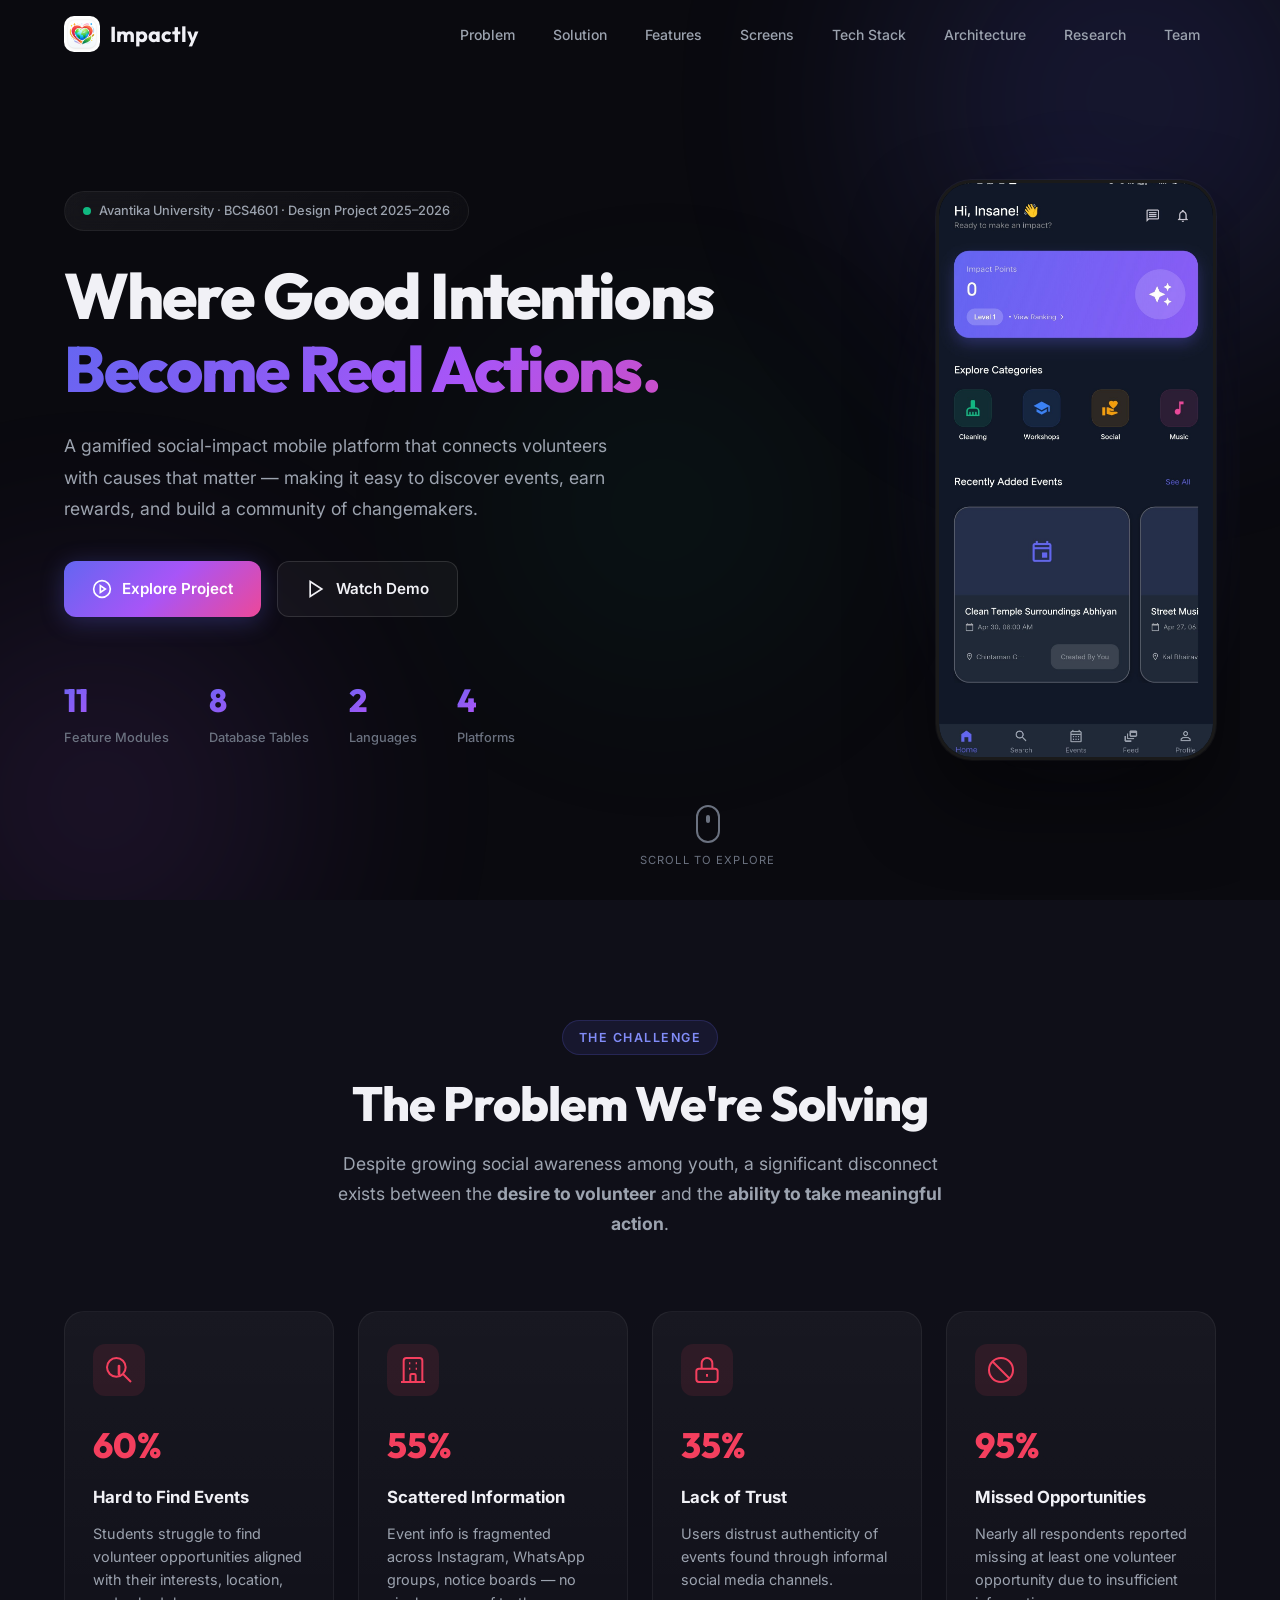
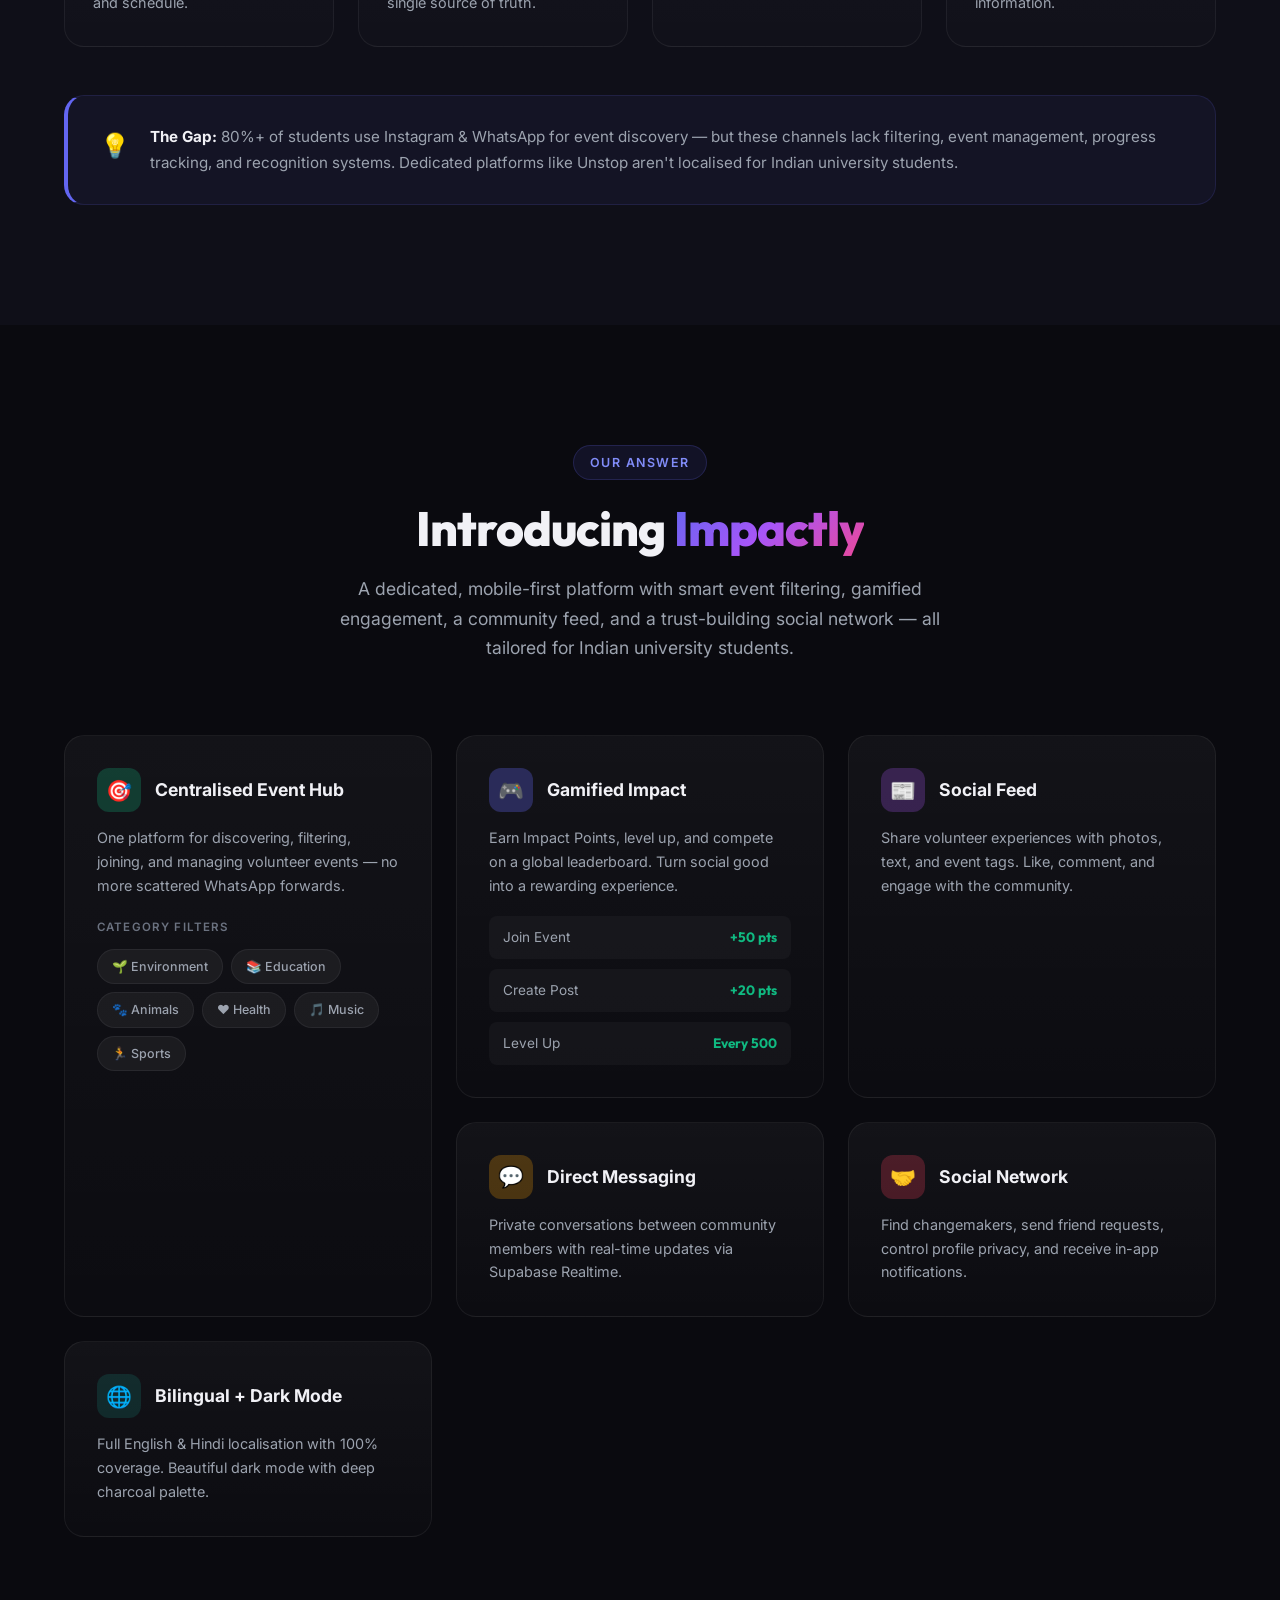
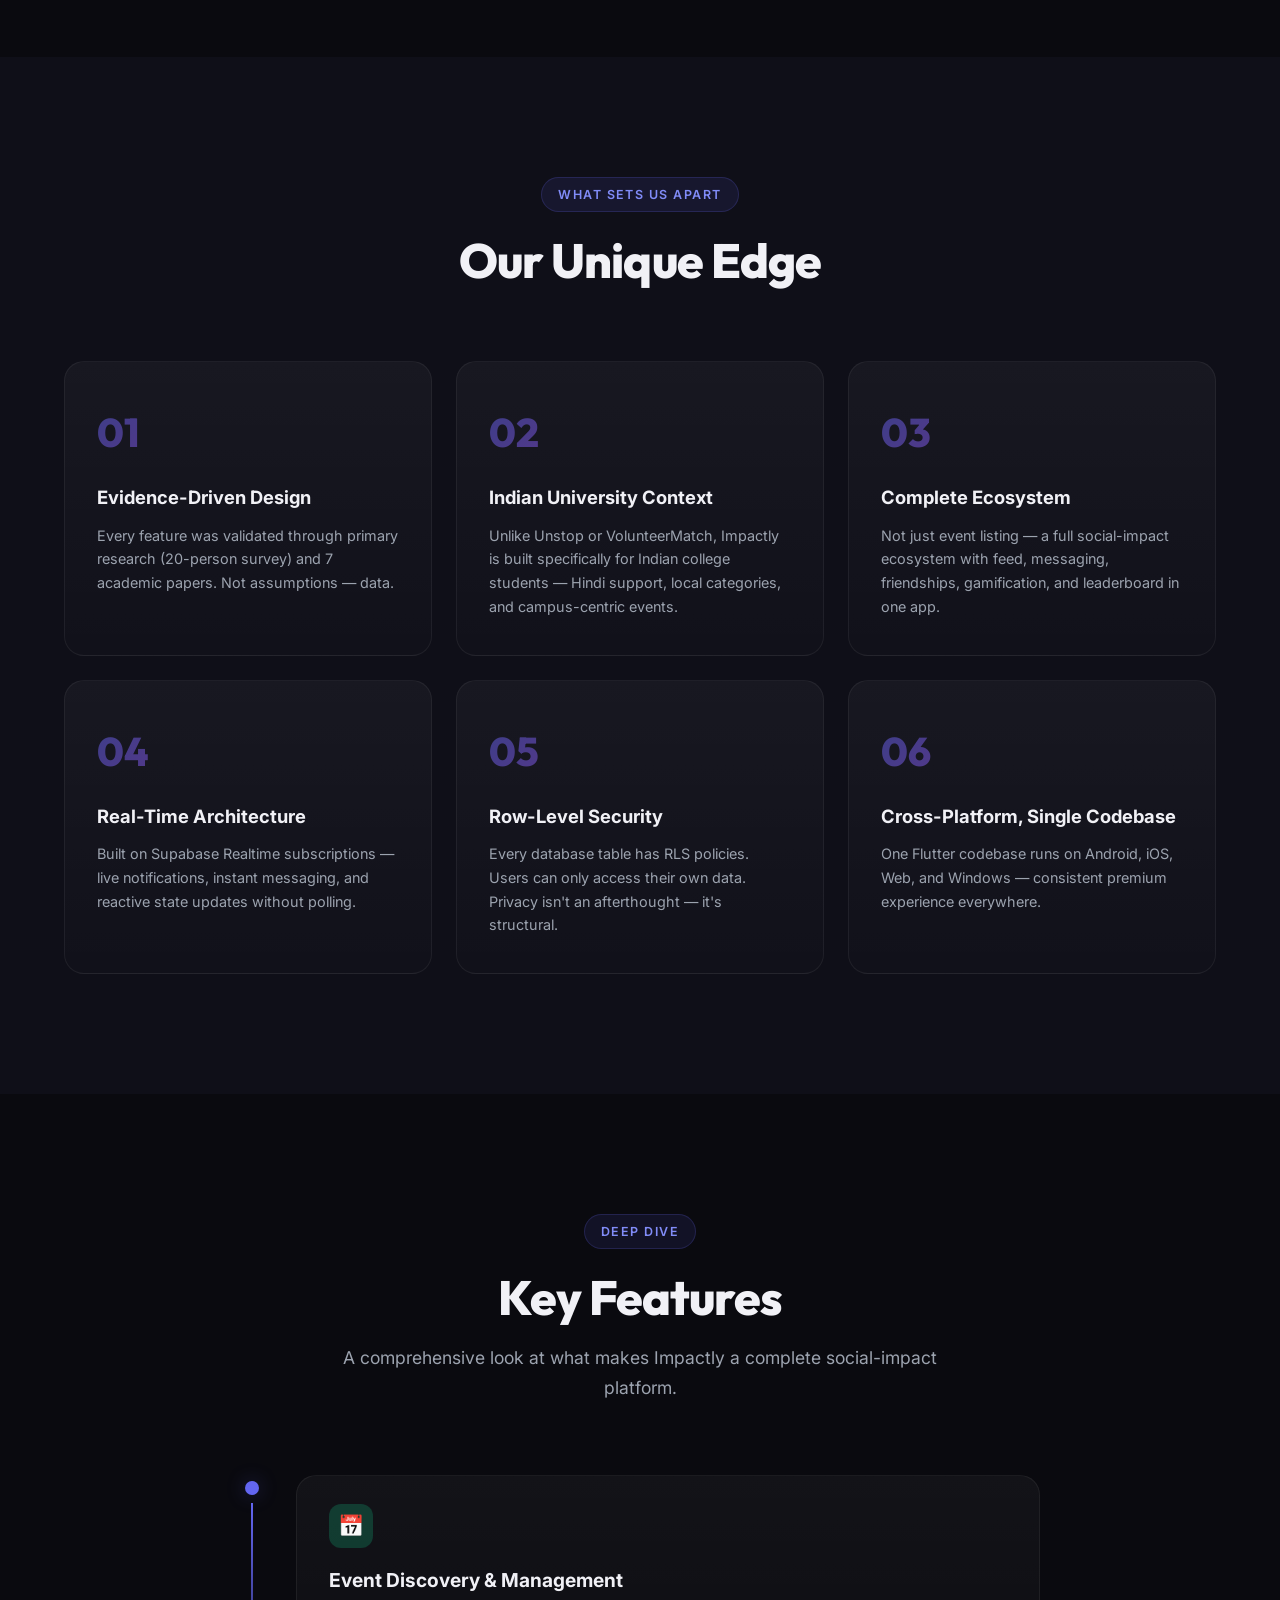
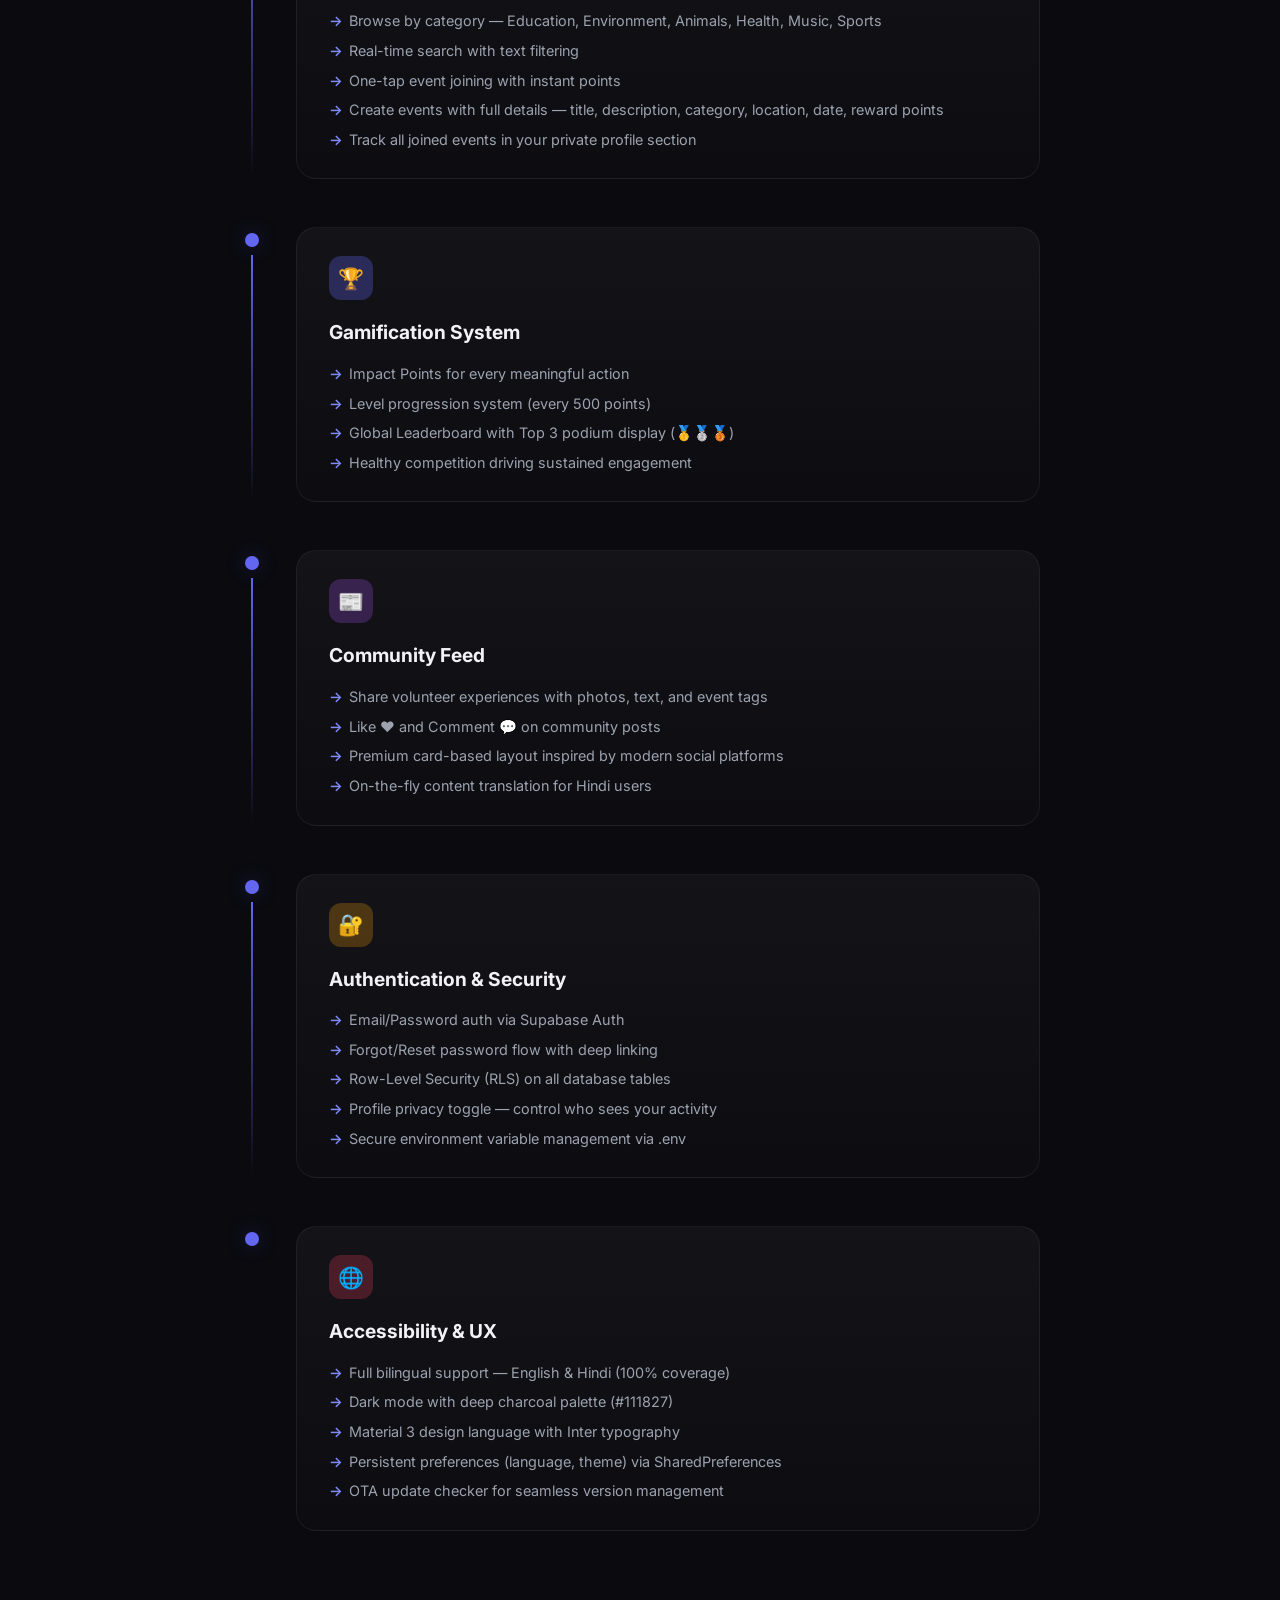
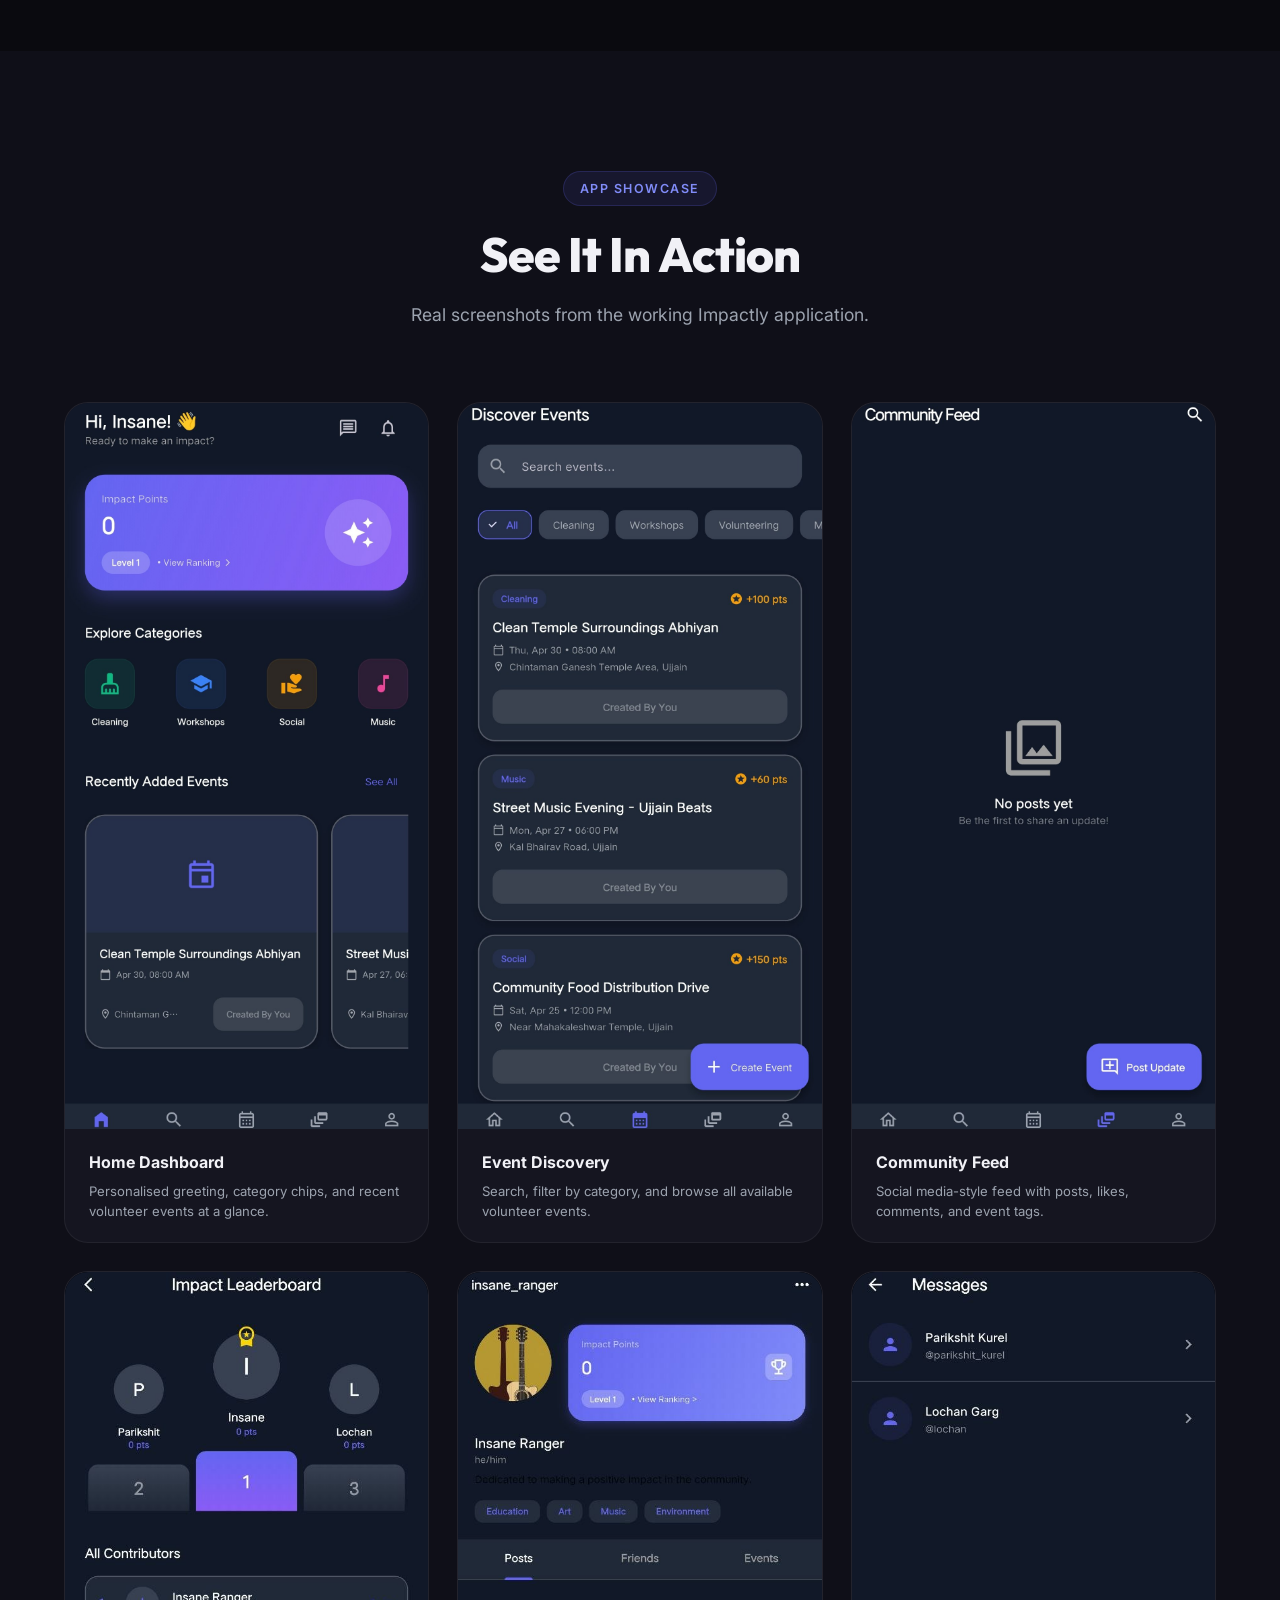
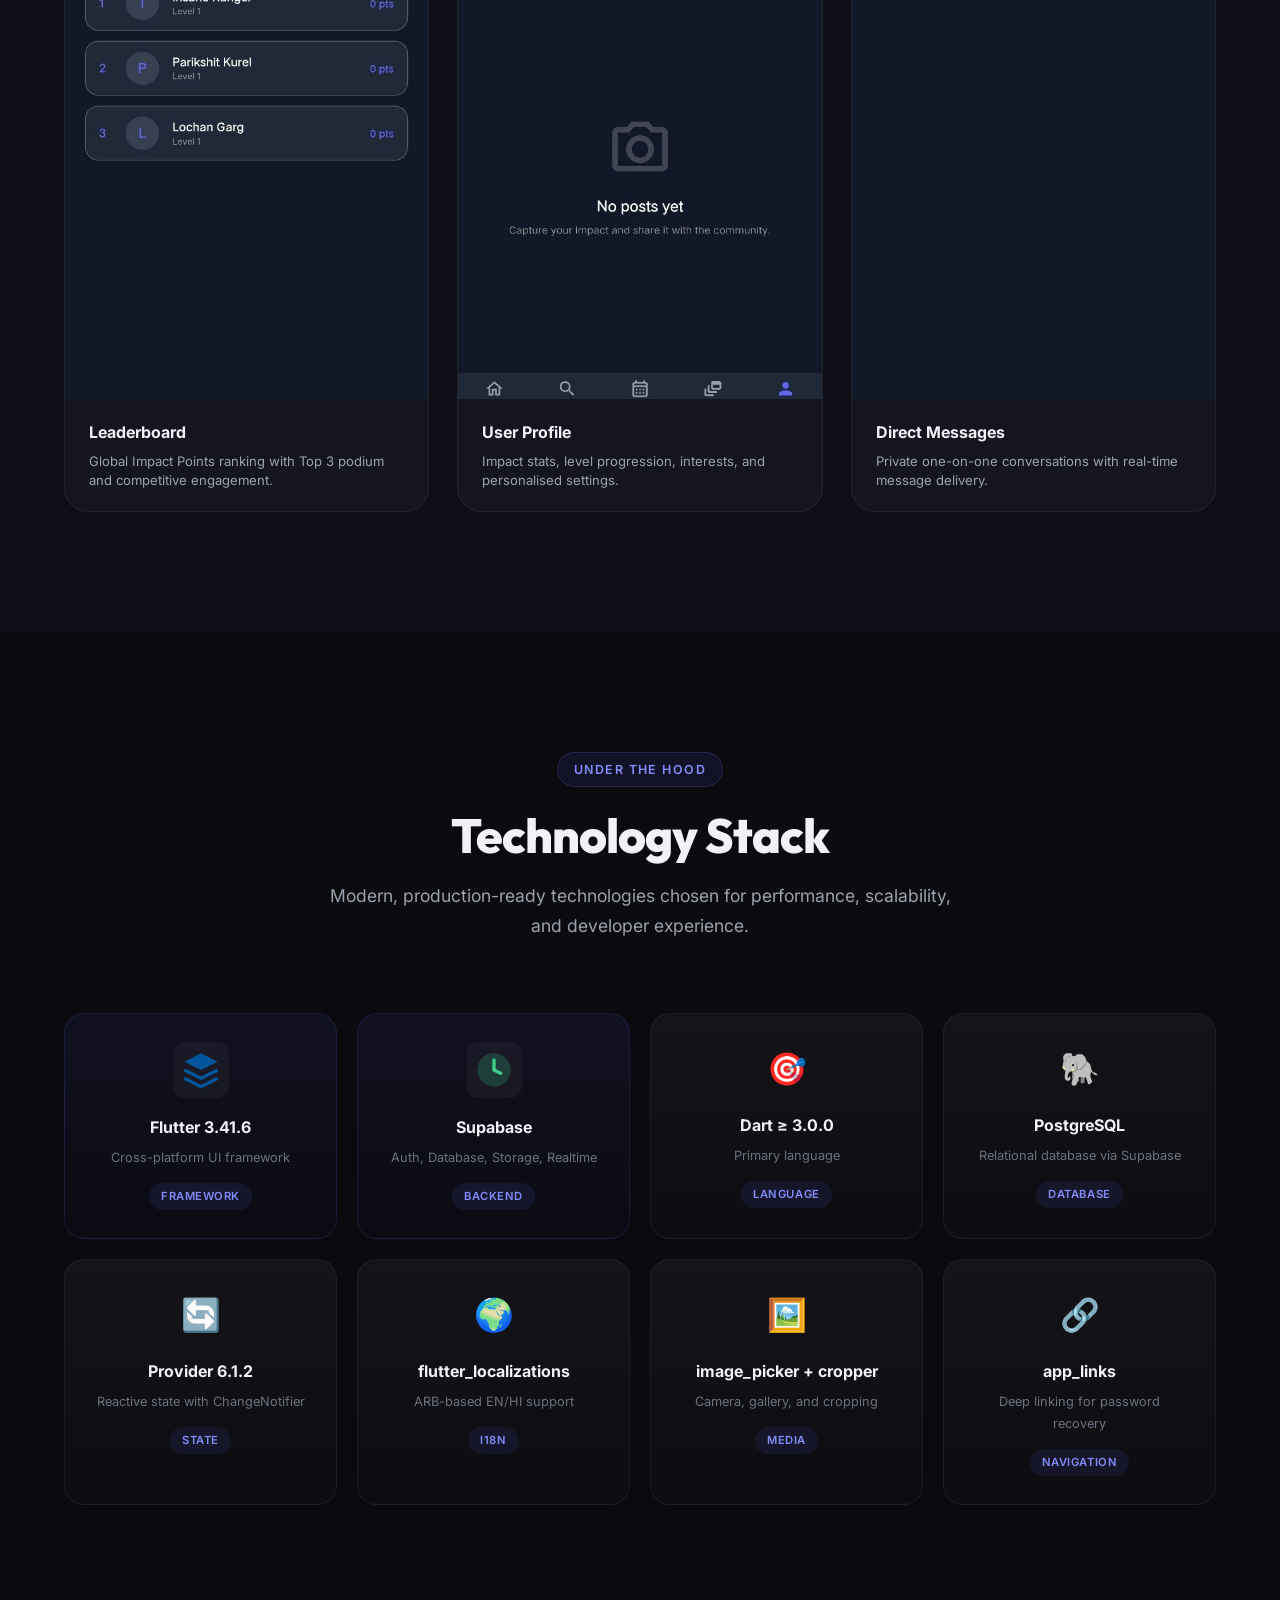
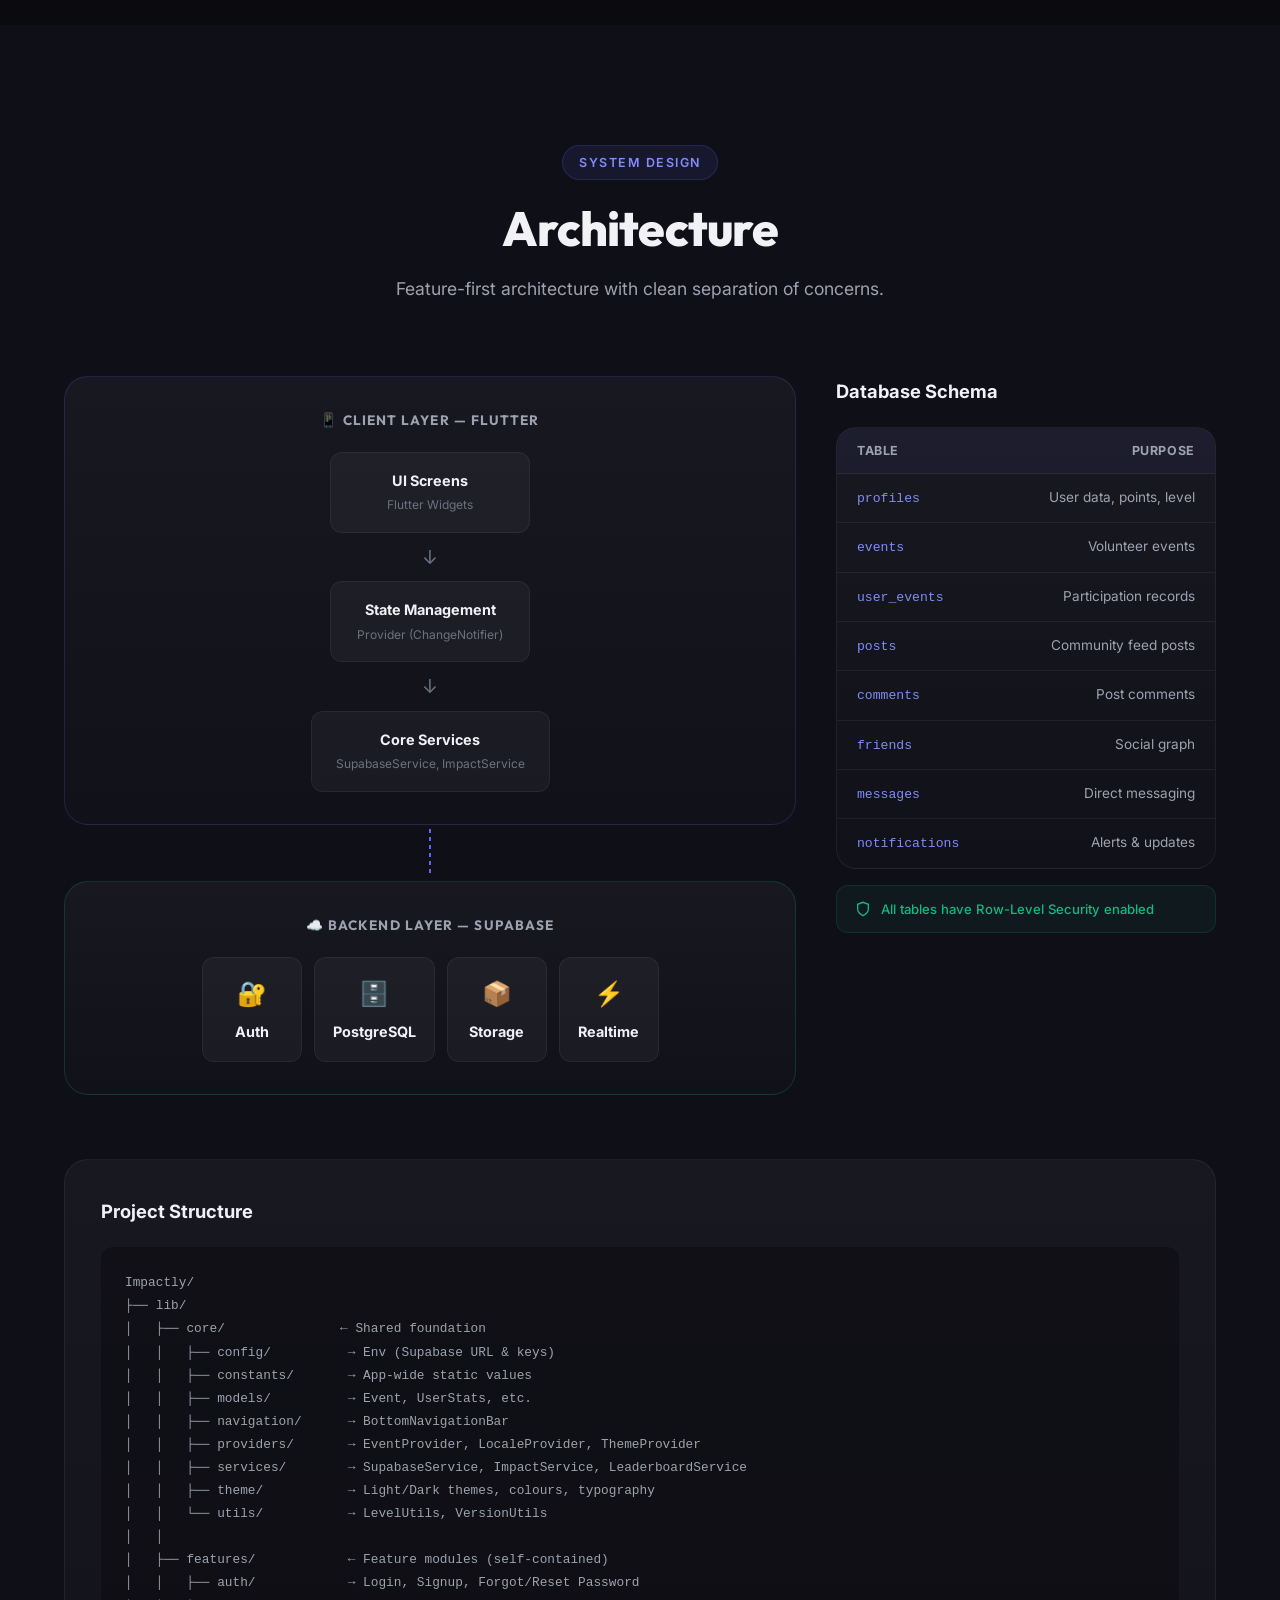
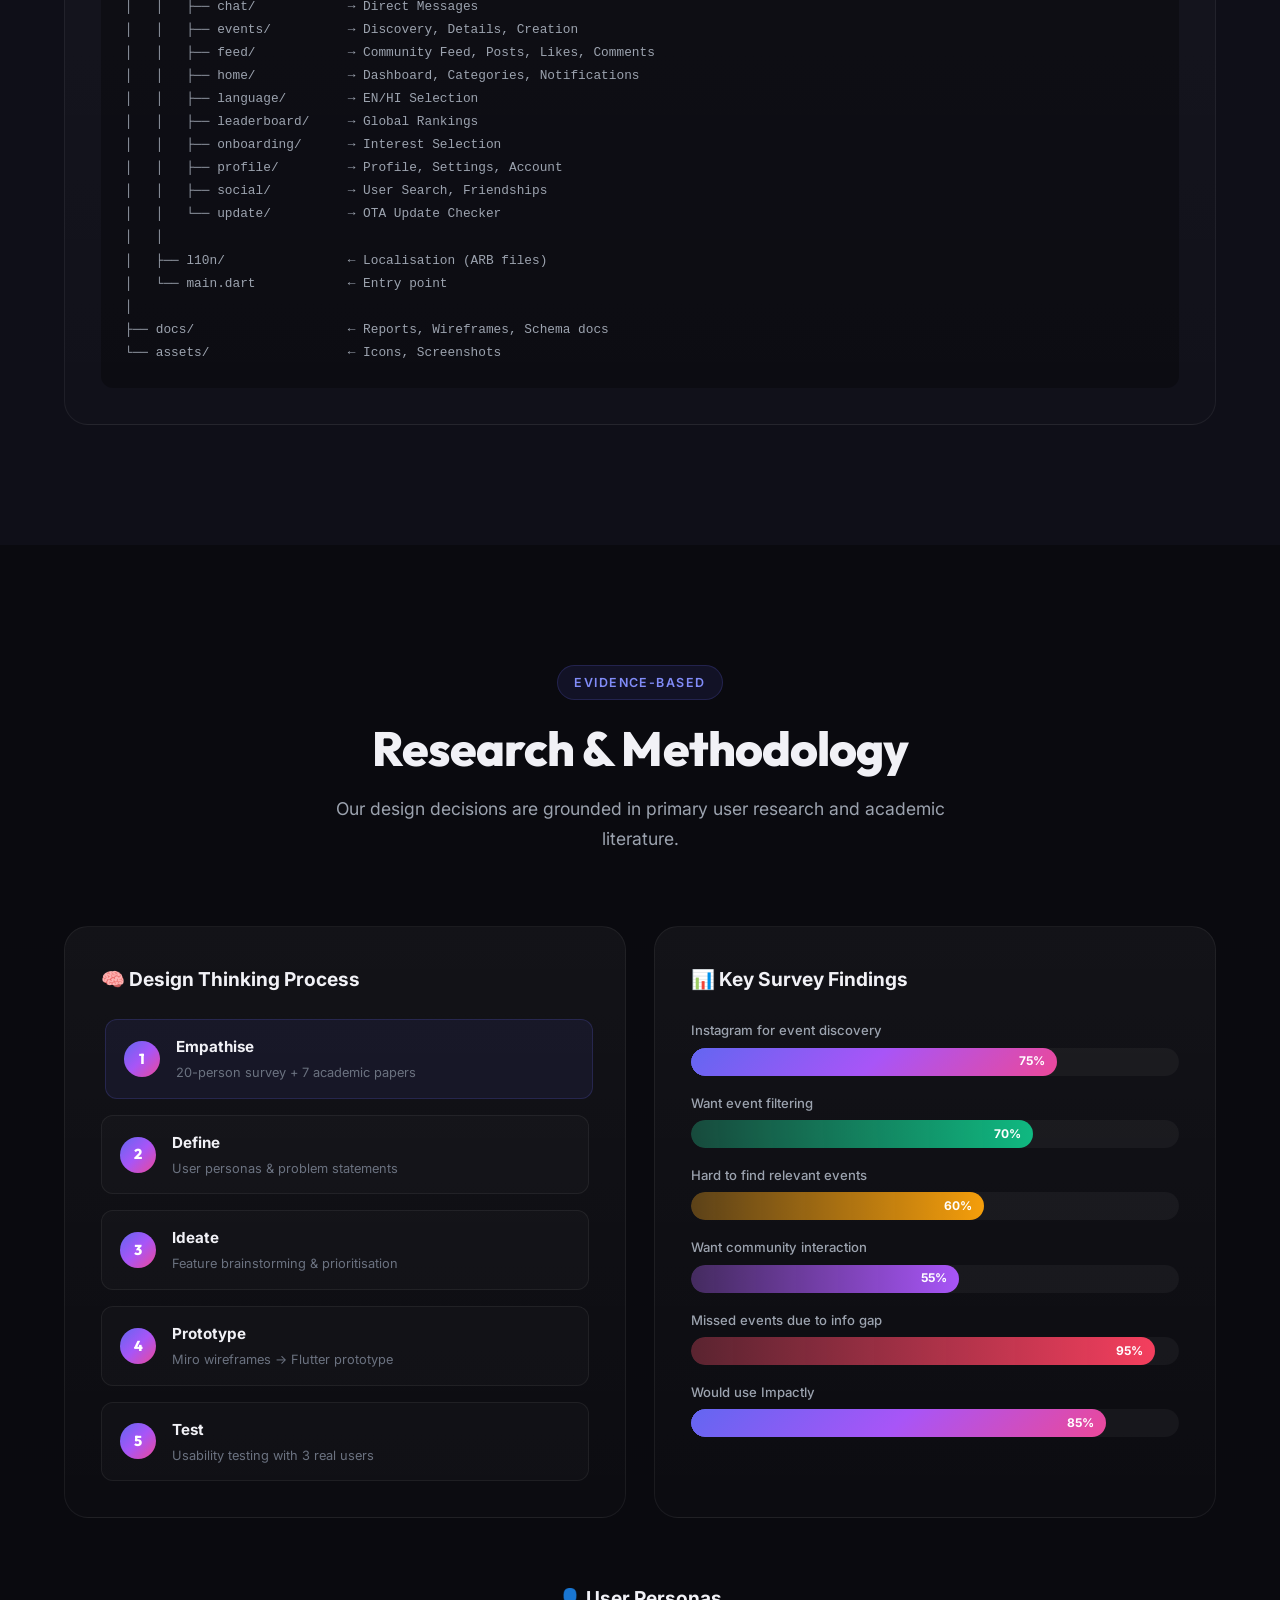
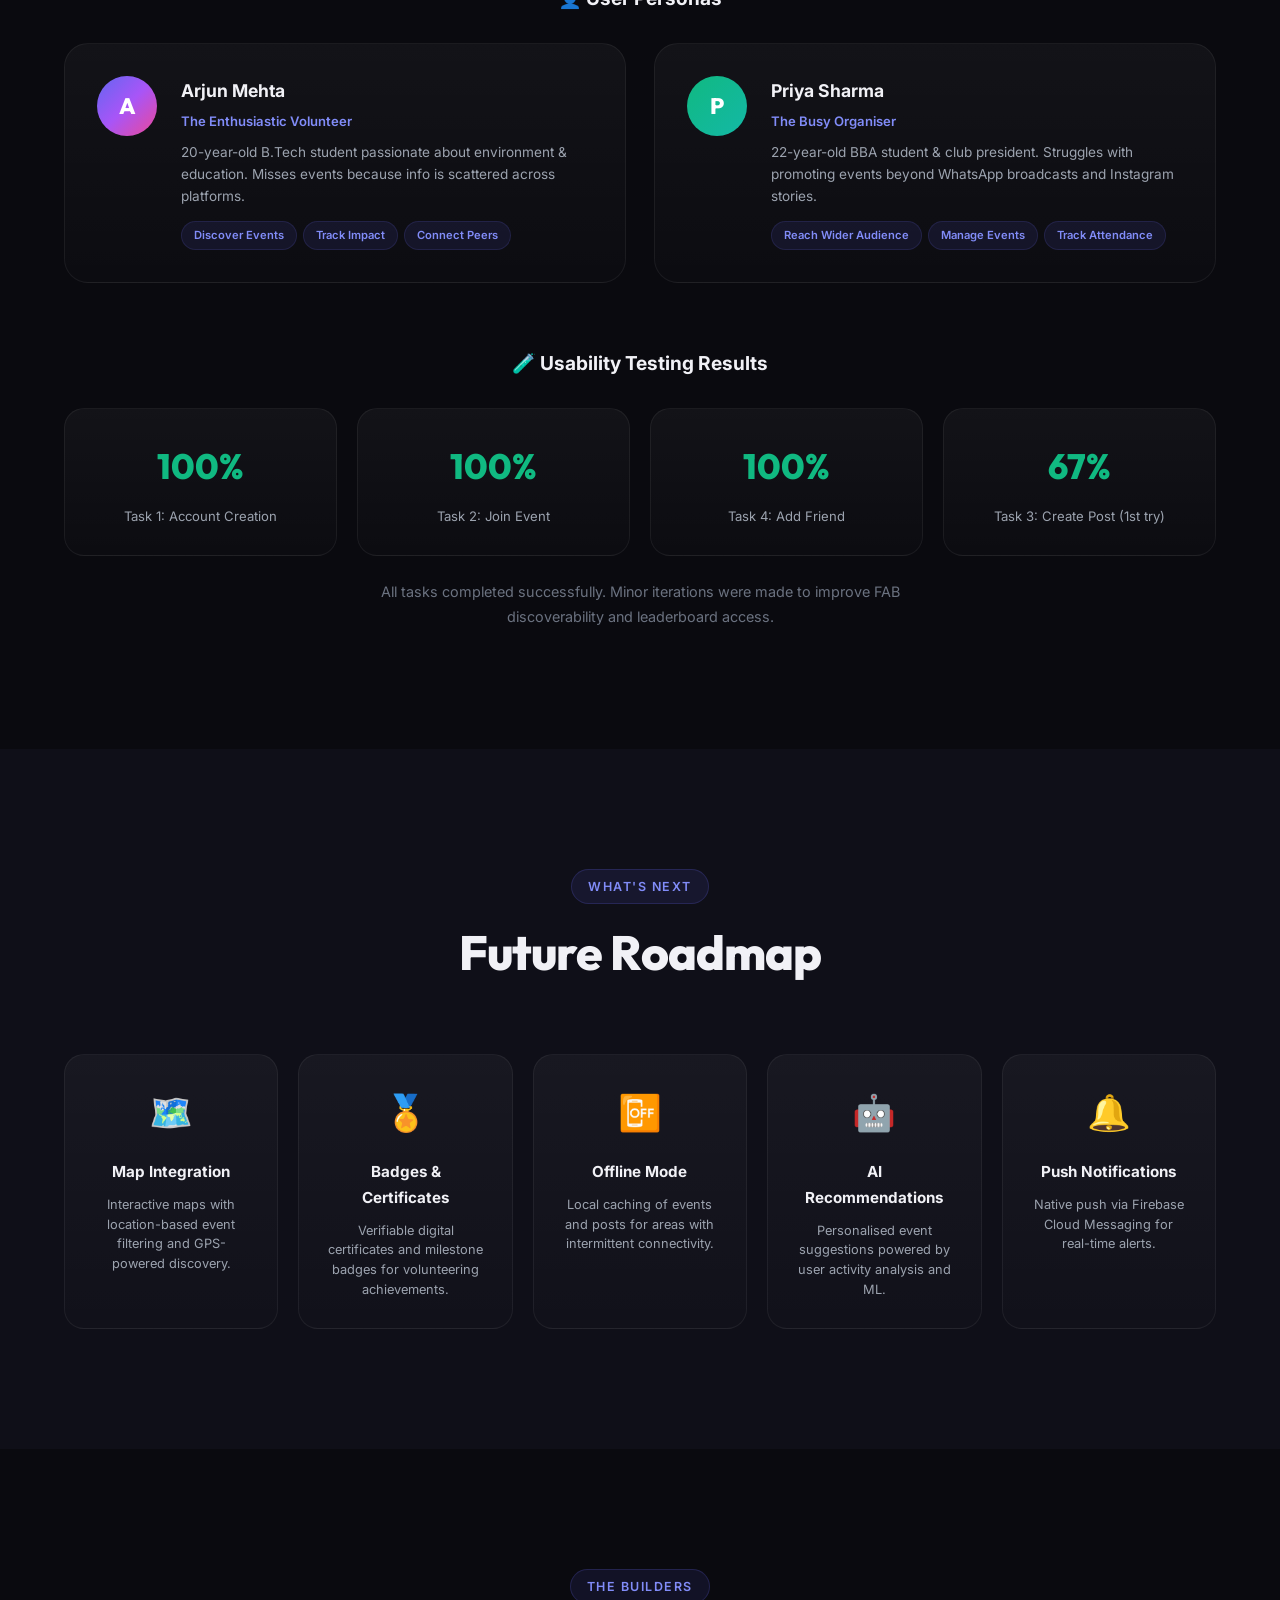
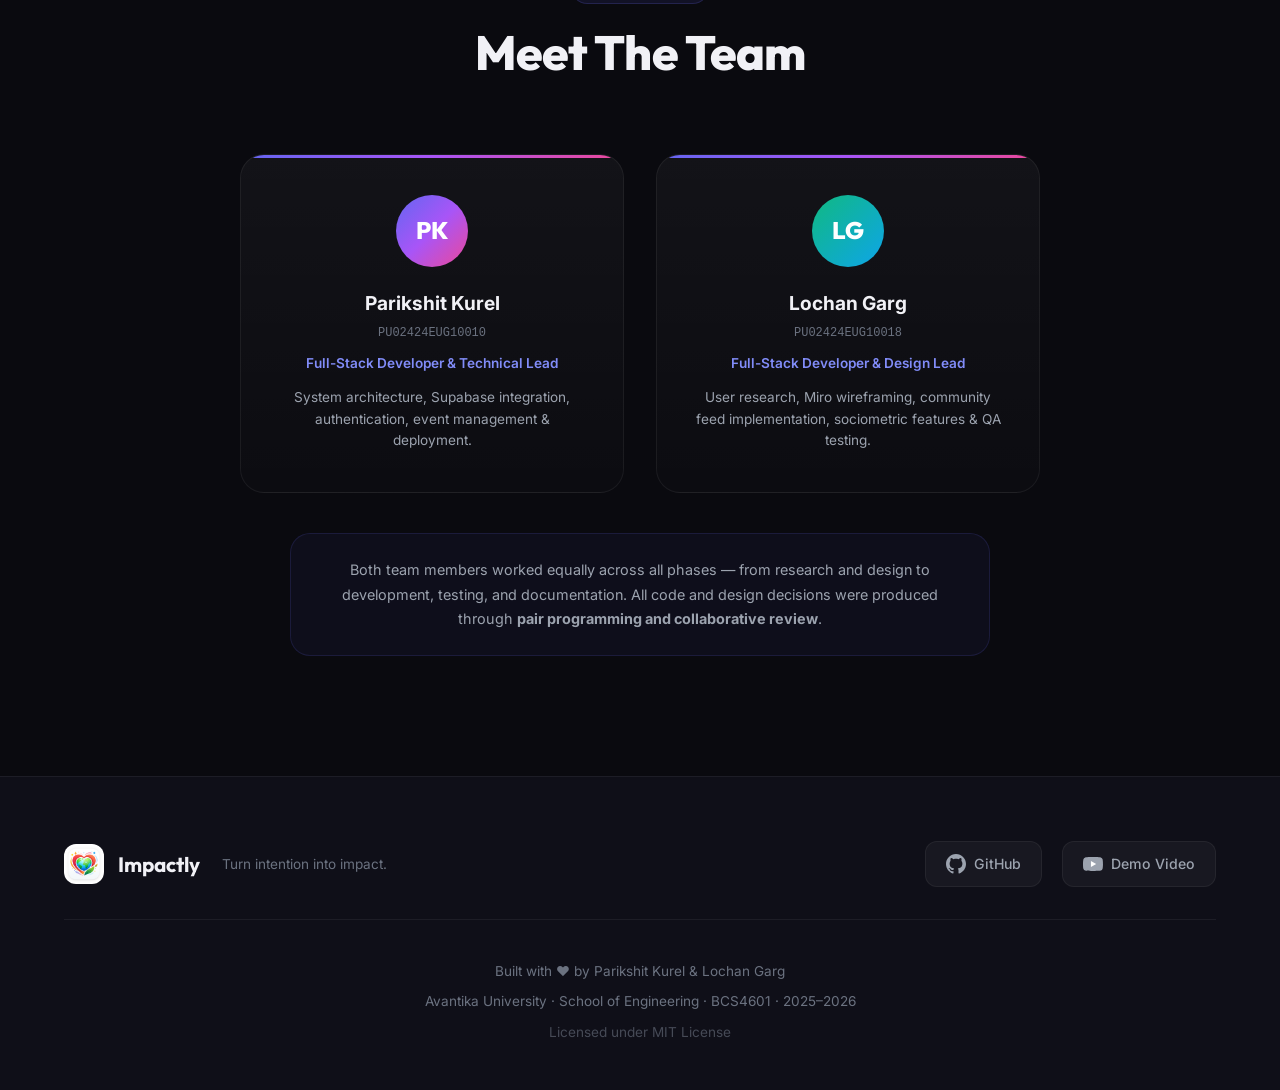
<file: exhibition-website/index.html>
<!DOCTYPE html>
<html lang="en">
<head>
    <meta charset="UTF-8">
    <meta name="viewport" content="width=device-width, initial-scale=1.0">
    <title>Impactly — Where Good Intentions Become Real Actions</title>
    <meta name="description" content="Impactly is a gamified social-impact mobile platform that connects volunteers with causes that matter. Built with Flutter & Supabase.">

    <!-- Google Fonts -->
    <link rel="preconnect" href="https://fonts.googleapis.com">
    <link rel="preconnect" href="https://fonts.gstatic.com" crossorigin>
    <link href="https://fonts.googleapis.com/css2?family=Inter:wght@300;400;500;600;700;800;900&family=Outfit:wght@400;500;600;700;800&display=swap" rel="stylesheet">

    <!-- Favicon -->
    <link rel="icon" type="image/png" href="Impactly_app_icon.png">

    <link rel="stylesheet" href="style.css">
</head>
<body>

    <!-- ========== NAVBAR ========== -->
    <nav class="navbar" id="navbar">
        <div class="nav-container">
            <a href="#hero" class="nav-logo">
                <img src="Impactly_app_icon.png" alt="Impactly Logo" class="nav-logo-img">
                <span>Impactly</span>
            </a>
            <ul class="nav-links" id="navLinks">
                <li><a href="#problem">Problem</a></li>
                <li><a href="#solution">Solution</a></li>
                <li><a href="#features">Features</a></li>
                <li><a href="#screenshots">Screens</a></li>
                <li><a href="#tech">Tech Stack</a></li>
                <li><a href="#architecture">Architecture</a></li>
                <li><a href="#research">Research</a></li>
                <li><a href="#team">Team</a></li>
            </ul>
            <button class="nav-toggle" id="navToggle" aria-label="Toggle navigation">
                <span></span><span></span><span></span>
            </button>
        </div>
    </nav>

    <!-- ========== HERO SECTION ========== -->
    <section class="hero" id="hero">
        <div class="hero-bg-orbs">
            <div class="orb orb-1"></div>
            <div class="orb orb-2"></div>
            <div class="orb orb-3"></div>
        </div>
        <div class="hero-content">
            <div class="hero-badge">
                <span class="badge-dot"></span>
                Avantika University · BCS4601 · Design Project 2025–2026
            </div>
            <h1 class="hero-title">
                <span class="title-line">Where Good Intentions</span>
                <span class="title-line gradient-text">Become Real Actions.</span>
            </h1>
            <p class="hero-subtitle">
                A gamified social-impact mobile platform that connects volunteers with causes that matter — making it easy to discover events, earn rewards, and build a community of changemakers.
            </p>
            <div class="hero-cta">
                <a href="#solution" class="btn btn-primary">
                    <svg width="20" height="20" viewBox="0 0 24 24" fill="none" stroke="currentColor" stroke-width="2"><circle cx="12" cy="12" r="10"></circle><polygon points="10 8 16 12 10 16 10 8"></polygon></svg>
                    Explore Project
                </a>
                <a href="https://youtu.be/RvpVpfIHSnM" target="_blank" class="btn btn-outline">
                    <svg width="20" height="20" viewBox="0 0 24 24" fill="none" stroke="currentColor" stroke-width="2"><polygon points="5 3 19 12 5 21 5 3"></polygon></svg>
                    Watch Demo
                </a>
            </div>
            <div class="hero-stats">
                <div class="stat-item">
                    <span class="stat-number" data-target="11">0</span>
                    <span class="stat-label">Feature Modules</span>
                </div>
                <div class="stat-item">
                    <span class="stat-number" data-target="8">0</span>
                    <span class="stat-label">Database Tables</span>
                </div>
                <div class="stat-item">
                    <span class="stat-number" data-target="2">0</span>
                    <span class="stat-label">Languages</span>
                </div>
                <div class="stat-item">
                    <span class="stat-number" data-target="4">0</span>
                    <span class="stat-label">Platforms</span>
                </div>
            </div>
        </div>
        <div class="hero-visual">
            <div class="phone-mockup">
                <div class="phone-frame">
                    <img src="home_screen.png" alt="Impactly Home Screen" class="phone-screen">
                </div>
                <div class="phone-glow"></div>
            </div>
        </div>
        <div class="scroll-indicator">
            <div class="mouse">
                <div class="wheel"></div>
            </div>
            <span>Scroll to explore</span>
        </div>
    </section>

    <!-- ========== PROBLEM SECTION ========== -->
    <section class="section section-dark" id="problem">
        <div class="container">
            <div class="section-header">
                <span class="section-tag">The Challenge</span>
                <h2 class="section-title">The Problem We're Solving</h2>
                <p class="section-desc">Despite growing social awareness among youth, a significant disconnect exists between the <strong>desire to volunteer</strong> and the <strong>ability to take meaningful action</strong>.</p>
            </div>

            <div class="problem-grid">
                <div class="problem-card" data-aos="fade-up" data-delay="0">
                    <div class="problem-icon">
                        <svg width="32" height="32" viewBox="0 0 24 24" fill="none" stroke="currentColor" stroke-width="1.5"><path d="M21 21l-6-6m2-5a7 7 0 11-14 0 7 7 0 0114 0z"></path><line x1="12" y1="9" x2="12" y2="15" stroke-width="2" stroke-linecap="round"/></svg>
                    </div>
                    <div class="problem-stat">60%</div>
                    <h3>Hard to Find Events</h3>
                    <p>Students struggle to find volunteer opportunities aligned with their interests, location, and schedule.</p>
                </div>
                <div class="problem-card" data-aos="fade-up" data-delay="100">
                    <div class="problem-icon">
                        <svg width="32" height="32" viewBox="0 0 24 24" fill="none" stroke="currentColor" stroke-width="1.5"><path d="M19 21V5a2 2 0 00-2-2H7a2 2 0 00-2 2v16m14 0h2m-2 0h-5m-9 0H3m2 0h5M9 7h1m-1 4h1m4-4h1m-1 4h1m-5 10v-5a1 1 0 011-1h2a1 1 0 011 1v5m-4 0h4"></path></svg>
                    </div>
                    <div class="problem-stat">55%</div>
                    <h3>Scattered Information</h3>
                    <p>Event info is fragmented across Instagram, WhatsApp groups, notice boards — no single source of truth.</p>
                </div>
                <div class="problem-card" data-aos="fade-up" data-delay="200">
                    <div class="problem-icon">
                        <svg width="32" height="32" viewBox="0 0 24 24" fill="none" stroke="currentColor" stroke-width="1.5"><path d="M12 15v2m-6 4h12a2 2 0 002-2v-6a2 2 0 00-2-2H6a2 2 0 00-2 2v6a2 2 0 002 2zm10-10V7a4 4 0 00-8 0v4h8z"></path></svg>
                    </div>
                    <div class="problem-stat">35%</div>
                    <h3>Lack of Trust</h3>
                    <p>Users distrust authenticity of events found through informal social media channels.</p>
                </div>
                <div class="problem-card" data-aos="fade-up" data-delay="300">
                    <div class="problem-icon">
                        <svg width="32" height="32" viewBox="0 0 24 24" fill="none" stroke="currentColor" stroke-width="1.5"><path d="M18.364 18.364A9 9 0 005.636 5.636m12.728 12.728A9 9 0 015.636 5.636m12.728 12.728L5.636 5.636"></path></svg>
                    </div>
                    <div class="problem-stat">95%</div>
                    <h3>Missed Opportunities</h3>
                    <p>Nearly all respondents reported missing at least one volunteer opportunity due to insufficient information.</p>
                </div>
            </div>

            <div class="problem-callout">
                <div class="callout-icon">💡</div>
                <div class="callout-text">
                    <strong>The Gap:</strong> 80%+ of students use Instagram & WhatsApp for event discovery — but these channels lack filtering, event management, progress tracking, and recognition systems. Dedicated platforms like Unstop aren't localised for Indian university students.
                </div>
            </div>
        </div>
    </section>

    <!-- ========== SOLUTION SECTION ========== -->
    <section class="section" id="solution">
        <div class="container">
            <div class="section-header">
                <span class="section-tag">Our Answer</span>
                <h2 class="section-title">Introducing <span class="gradient-text">Impactly</span></h2>
                <p class="section-desc">A dedicated, mobile-first platform with smart event filtering, gamified engagement, a community feed, and a trust-building social network — all tailored for Indian university students.</p>
            </div>

            <div class="solution-grid">
                <div class="solution-card solution-card-large">
                    <div class="solution-card-header">
                        <div class="solution-icon-wrap emerald">🎯</div>
                        <h3>Centralised Event Hub</h3>
                    </div>
                    <p>One platform for discovering, filtering, joining, and managing volunteer events — no more scattered WhatsApp forwards.</p>
                    <div class="solution-visual">
                        <div class="mini-tag">Category Filters</div>
                        <div class="category-chips">
                            <span class="chip">🌱 Environment</span>
                            <span class="chip">📚 Education</span>
                            <span class="chip">🐾 Animals</span>
                            <span class="chip">❤️ Health</span>
                            <span class="chip">🎵 Music</span>
                            <span class="chip">🏃 Sports</span>
                        </div>
                    </div>
                </div>
                <div class="solution-card">
                    <div class="solution-card-header">
                        <div class="solution-icon-wrap indigo">🎮</div>
                        <h3>Gamified Impact</h3>
                    </div>
                    <p>Earn Impact Points, level up, and compete on a global leaderboard. Turn social good into a rewarding experience.</p>
                    <div class="points-display">
                        <div class="points-row"><span>Join Event</span><span class="points-val">+50 pts</span></div>
                        <div class="points-row"><span>Create Post</span><span class="points-val">+20 pts</span></div>
                        <div class="points-row"><span>Level Up</span><span class="points-val">Every 500</span></div>
                    </div>
                </div>
                <div class="solution-card">
                    <div class="solution-card-header">
                        <div class="solution-icon-wrap purple">📰</div>
                        <h3>Social Feed</h3>
                    </div>
                    <p>Share volunteer experiences with photos, text, and event tags. Like, comment, and engage with the community.</p>
                </div>
                <div class="solution-card">
                    <div class="solution-card-header">
                        <div class="solution-icon-wrap amber">💬</div>
                        <h3>Direct Messaging</h3>
                    </div>
                    <p>Private conversations between community members with real-time updates via Supabase Realtime.</p>
                </div>
                <div class="solution-card">
                    <div class="solution-card-header">
                        <div class="solution-icon-wrap rose">🤝</div>
                        <h3>Social Network</h3>
                    </div>
                    <p>Find changemakers, send friend requests, control profile privacy, and receive in-app notifications.</p>
                </div>
                <div class="solution-card">
                    <div class="solution-card-header">
                        <div class="solution-icon-wrap teal">🌐</div>
                        <h3>Bilingual + Dark Mode</h3>
                    </div>
                    <p>Full English & Hindi localisation with 100% coverage. Beautiful dark mode with deep charcoal palette.</p>
                </div>
            </div>
        </div>
    </section>

    <!-- ========== USP / UNIQUENESS ========== -->
    <section class="section section-dark" id="uniqueness">
        <div class="container">
            <div class="section-header">
                <span class="section-tag">What Sets Us Apart</span>
                <h2 class="section-title">Our Unique Edge</h2>
            </div>

            <div class="usp-grid">
                <div class="usp-card">
                    <div class="usp-number">01</div>
                    <h3>Evidence-Driven Design</h3>
                    <p>Every feature was validated through primary research (20-person survey) and 7 academic papers. Not assumptions — data.</p>
                </div>
                <div class="usp-card">
                    <div class="usp-number">02</div>
                    <h3>Indian University Context</h3>
                    <p>Unlike Unstop or VolunteerMatch, Impactly is built specifically for Indian college students — Hindi support, local categories, and campus-centric events.</p>
                </div>
                <div class="usp-card">
                    <div class="usp-number">03</div>
                    <h3>Complete Ecosystem</h3>
                    <p>Not just event listing — a full social-impact ecosystem with feed, messaging, friendships, gamification, and leaderboard in one app.</p>
                </div>
                <div class="usp-card">
                    <div class="usp-number">04</div>
                    <h3>Real-Time Architecture</h3>
                    <p>Built on Supabase Realtime subscriptions — live notifications, instant messaging, and reactive state updates without polling.</p>
                </div>
                <div class="usp-card">
                    <div class="usp-number">05</div>
                    <h3>Row-Level Security</h3>
                    <p>Every database table has RLS policies. Users can only access their own data. Privacy isn't an afterthought — it's structural.</p>
                </div>
                <div class="usp-card">
                    <div class="usp-number">06</div>
                    <h3>Cross-Platform, Single Codebase</h3>
                    <p>One Flutter codebase runs on Android, iOS, Web, and Windows — consistent premium experience everywhere.</p>
                </div>
            </div>
        </div>
    </section>

    <!-- ========== FEATURES DEEP DIVE ========== -->
    <section class="section" id="features">
        <div class="container">
            <div class="section-header">
                <span class="section-tag">Deep Dive</span>
                <h2 class="section-title">Key Features</h2>
                <p class="section-desc">A comprehensive look at what makes Impactly a complete social-impact platform.</p>
            </div>

            <div class="features-timeline">
                <div class="feature-item">
                    <div class="feature-connector">
                        <div class="connector-dot"></div>
                        <div class="connector-line"></div>
                    </div>
                    <div class="feature-content">
                        <div class="feature-icon-badge emerald">📅</div>
                        <h3>Event Discovery & Management</h3>
                        <ul>
                            <li>Browse by category — Education, Environment, Animals, Health, Music, Sports</li>
                            <li>Real-time search with text filtering</li>
                            <li>One-tap event joining with instant points</li>
                            <li>Create events with full details — title, description, category, location, date, reward points</li>
                            <li>Track all joined events in your private profile section</li>
                        </ul>
                    </div>
                </div>
                <div class="feature-item">
                    <div class="feature-connector">
                        <div class="connector-dot"></div>
                        <div class="connector-line"></div>
                    </div>
                    <div class="feature-content">
                        <div class="feature-icon-badge indigo">🏆</div>
                        <h3>Gamification System</h3>
                        <ul>
                            <li>Impact Points for every meaningful action</li>
                            <li>Level progression system (every 500 points)</li>
                            <li>Global Leaderboard with Top 3 podium display (🥇🥈🥉)</li>
                            <li>Healthy competition driving sustained engagement</li>
                        </ul>
                    </div>
                </div>
                <div class="feature-item">
                    <div class="feature-connector">
                        <div class="connector-dot"></div>
                        <div class="connector-line"></div>
                    </div>
                    <div class="feature-content">
                        <div class="feature-icon-badge purple">📰</div>
                        <h3>Community Feed</h3>
                        <ul>
                            <li>Share volunteer experiences with photos, text, and event tags</li>
                            <li>Like ❤️ and Comment 💬 on community posts</li>
                            <li>Premium card-based layout inspired by modern social platforms</li>
                            <li>On-the-fly content translation for Hindi users</li>
                        </ul>
                    </div>
                </div>
                <div class="feature-item">
                    <div class="feature-connector">
                        <div class="connector-dot"></div>
                        <div class="connector-line"></div>
                    </div>
                    <div class="feature-content">
                        <div class="feature-icon-badge amber">🔐</div>
                        <h3>Authentication & Security</h3>
                        <ul>
                            <li>Email/Password auth via Supabase Auth</li>
                            <li>Forgot/Reset password flow with deep linking</li>
                            <li>Row-Level Security (RLS) on all database tables</li>
                            <li>Profile privacy toggle — control who sees your activity</li>
                            <li>Secure environment variable management via .env</li>
                        </ul>
                    </div>
                </div>
                <div class="feature-item">
                    <div class="feature-connector">
                        <div class="connector-dot"></div>
                    </div>
                    <div class="feature-content">
                        <div class="feature-icon-badge rose">🌐</div>
                        <h3>Accessibility & UX</h3>
                        <ul>
                            <li>Full bilingual support — English & Hindi (100% coverage)</li>
                            <li>Dark mode with deep charcoal palette (#111827)</li>
                            <li>Material 3 design language with Inter typography</li>
                            <li>Persistent preferences (language, theme) via SharedPreferences</li>
                            <li>OTA update checker for seamless version management</li>
                        </ul>
                    </div>
                </div>
            </div>
        </div>
    </section>

    <!-- ========== SCREENSHOTS ========== -->
    <section class="section section-dark" id="screenshots">
        <div class="container">
            <div class="section-header">
                <span class="section-tag">App Showcase</span>
                <h2 class="section-title">See It In Action</h2>
                <p class="section-desc">Real screenshots from the working Impactly application.</p>
            </div>

            <div class="screenshots-carousel">
                <div class="screenshot-card">
                    <div class="screenshot-frame">
                        <img src="home_screen.png" alt="Home Dashboard" loading="lazy">
                    </div>
                    <div class="screenshot-info">
                        <h4>Home Dashboard</h4>
                        <p>Personalised greeting, category chips, and recent volunteer events at a glance.</p>
                    </div>
                </div>
                <div class="screenshot-card">
                    <div class="screenshot-frame">
                        <img src="events_discovery.png" alt="Events Discovery" loading="lazy">
                    </div>
                    <div class="screenshot-info">
                        <h4>Event Discovery</h4>
                        <p>Search, filter by category, and browse all available volunteer events.</p>
                    </div>
                </div>
                <div class="screenshot-card">
                    <div class="screenshot-frame">
                        <img src="community_feed.png" alt="Community Feed" loading="lazy">
                    </div>
                    <div class="screenshot-info">
                        <h4>Community Feed</h4>
                        <p>Social media-style feed with posts, likes, comments, and event tags.</p>
                    </div>
                </div>
                <div class="screenshot-card">
                    <div class="screenshot-frame">
                        <img src="leaderboard.png" alt="Leaderboard" loading="lazy">
                    </div>
                    <div class="screenshot-info">
                        <h4>Leaderboard</h4>
                        <p>Global Impact Points ranking with Top 3 podium and competitive engagement.</p>
                    </div>
                </div>
                <div class="screenshot-card">
                    <div class="screenshot-frame">
                        <img src="profile.png" alt="Profile" loading="lazy">
                    </div>
                    <div class="screenshot-info">
                        <h4>User Profile</h4>
                        <p>Impact stats, level progression, interests, and personalised settings.</p>
                    </div>
                </div>
                <div class="screenshot-card">
                    <div class="screenshot-frame">
                        <img src="chat.png" alt="Direct Messages" loading="lazy">
                    </div>
                    <div class="screenshot-info">
                        <h4>Direct Messages</h4>
                        <p>Private one-on-one conversations with real-time message delivery.</p>
                    </div>
                </div>
            </div>
        </div>
    </section>

    <!-- ========== TECH STACK ========== -->
    <section class="section" id="tech">
        <div class="container">
            <div class="section-header">
                <span class="section-tag">Under The Hood</span>
                <h2 class="section-title">Technology Stack</h2>
                <p class="section-desc">Modern, production-ready technologies chosen for performance, scalability, and developer experience.</p>
            </div>

            <div class="tech-grid">
                <div class="tech-card tech-card-featured">
                    <div class="tech-logo">
                        <svg width="40" height="40" viewBox="0 0 24 24" fill="none"><path d="M12 2L2 7l10 5 10-5-10-5z" fill="#02569B"/><path d="M2 17l10 5 10-5" stroke="#02569B" stroke-width="2"/><path d="M2 12l10 5 10-5" stroke="#02569B" stroke-width="2"/></svg>
                    </div>
                    <h4>Flutter 3.41.6</h4>
                    <p>Cross-platform UI framework</p>
                    <span class="tech-badge">Framework</span>
                </div>
                <div class="tech-card tech-card-featured">
                    <div class="tech-logo">
                        <svg width="40" height="40" viewBox="0 0 24 24" fill="none"><path d="M12 2C6.48 2 2 6.48 2 12s4.48 10 10 10 10-4.48 10-10S17.52 2 12 2z" fill="#3FCF8E" opacity="0.2"/><path d="M12 6v6l4 2" stroke="#3FCF8E" stroke-width="2" stroke-linecap="round"/></svg>
                    </div>
                    <h4>Supabase</h4>
                    <p>Auth, Database, Storage, Realtime</p>
                    <span class="tech-badge">Backend</span>
                </div>
                <div class="tech-card">
                    <div class="tech-logo-text">🎯</div>
                    <h4>Dart ≥ 3.0.0</h4>
                    <p>Primary language</p>
                    <span class="tech-badge">Language</span>
                </div>
                <div class="tech-card">
                    <div class="tech-logo-text">🐘</div>
                    <h4>PostgreSQL</h4>
                    <p>Relational database via Supabase</p>
                    <span class="tech-badge">Database</span>
                </div>
                <div class="tech-card">
                    <div class="tech-logo-text">🔄</div>
                    <h4>Provider 6.1.2</h4>
                    <p>Reactive state with ChangeNotifier</p>
                    <span class="tech-badge">State</span>
                </div>
                <div class="tech-card">
                    <div class="tech-logo-text">🌍</div>
                    <h4>flutter_localizations</h4>
                    <p>ARB-based EN/HI support</p>
                    <span class="tech-badge">i18n</span>
                </div>
                <div class="tech-card">
                    <div class="tech-logo-text">🖼️</div>
                    <h4>image_picker + cropper</h4>
                    <p>Camera, gallery, and cropping</p>
                    <span class="tech-badge">Media</span>
                </div>
                <div class="tech-card">
                    <div class="tech-logo-text">🔗</div>
                    <h4>app_links</h4>
                    <p>Deep linking for password recovery</p>
                    <span class="tech-badge">Navigation</span>
                </div>
            </div>
        </div>
    </section>

    <!-- ========== ARCHITECTURE ========== -->
    <section class="section section-dark" id="architecture">
        <div class="container">
            <div class="section-header">
                <span class="section-tag">System Design</span>
                <h2 class="section-title">Architecture</h2>
                <p class="section-desc">Feature-first architecture with clean separation of concerns.</p>
            </div>

            <div class="arch-layout">
                <div class="arch-diagram">
                    <div class="arch-layer client-layer">
                        <div class="layer-label">📱 Client Layer — Flutter</div>
                        <div class="layer-boxes">
                            <div class="arch-box">
                                <span class="arch-box-title">UI Screens</span>
                                <span class="arch-box-sub">Flutter Widgets</span>
                            </div>
                            <div class="arch-arrow-down">↓</div>
                            <div class="arch-box">
                                <span class="arch-box-title">State Management</span>
                                <span class="arch-box-sub">Provider (ChangeNotifier)</span>
                            </div>
                            <div class="arch-arrow-down">↓</div>
                            <div class="arch-box">
                                <span class="arch-box-title">Core Services</span>
                                <span class="arch-box-sub">SupabaseService, ImpactService</span>
                            </div>
                        </div>
                    </div>
                    <div class="arch-connector">
                        <svg width="24" height="48" viewBox="0 0 24 48"><line x1="12" y1="0" x2="12" y2="48" stroke="#6366F1" stroke-width="2" stroke-dasharray="4"/></svg>
                    </div>
                    <div class="arch-layer backend-layer">
                        <div class="layer-label">☁️ Backend Layer — Supabase</div>
                        <div class="layer-boxes layer-boxes-row">
                            <div class="arch-box arch-box-sm">
                                <span class="arch-box-icon">🔐</span>
                                <span class="arch-box-title">Auth</span>
                            </div>
                            <div class="arch-box arch-box-sm">
                                <span class="arch-box-icon">🗄️</span>
                                <span class="arch-box-title">PostgreSQL</span>
                            </div>
                            <div class="arch-box arch-box-sm">
                                <span class="arch-box-icon">📦</span>
                                <span class="arch-box-title">Storage</span>
                            </div>
                            <div class="arch-box arch-box-sm">
                                <span class="arch-box-icon">⚡</span>
                                <span class="arch-box-title">Realtime</span>
                            </div>
                        </div>
                    </div>
                </div>

                <div class="arch-sidebar">
                    <h3>Database Schema</h3>
                    <div class="schema-table">
                        <div class="schema-row schema-header">
                            <span>Table</span>
                            <span>Purpose</span>
                        </div>
                        <div class="schema-row"><span><code>profiles</code></span><span>User data, points, level</span></div>
                        <div class="schema-row"><span><code>events</code></span><span>Volunteer events</span></div>
                        <div class="schema-row"><span><code>user_events</code></span><span>Participation records</span></div>
                        <div class="schema-row"><span><code>posts</code></span><span>Community feed posts</span></div>
                        <div class="schema-row"><span><code>comments</code></span><span>Post comments</span></div>
                        <div class="schema-row"><span><code>friends</code></span><span>Social graph</span></div>
                        <div class="schema-row"><span><code>messages</code></span><span>Direct messaging</span></div>
                        <div class="schema-row"><span><code>notifications</code></span><span>Alerts & updates</span></div>
                    </div>
                    <div class="rls-badge">
                        <svg width="16" height="16" viewBox="0 0 24 24" fill="none" stroke="#10B981" stroke-width="2"><path d="M12 22s8-4 8-10V5l-8-3-8 3v7c0 6 8 10 8 10z"></path></svg>
                        All tables have Row-Level Security enabled
                    </div>
                </div>
            </div>

            <div class="folder-structure">
                <h3>Project Structure</h3>
                <div class="folder-tree">
                    <pre><code>Impactly/
├── lib/
│   ├── core/               ← Shared foundation
│   │   ├── config/          → Env (Supabase URL & keys)
│   │   ├── constants/       → App-wide static values
│   │   ├── models/          → Event, UserStats, etc.
│   │   ├── navigation/      → BottomNavigationBar
│   │   ├── providers/       → EventProvider, LocaleProvider, ThemeProvider
│   │   ├── services/        → SupabaseService, ImpactService, LeaderboardService
│   │   ├── theme/           → Light/Dark themes, colours, typography
│   │   └── utils/           → LevelUtils, VersionUtils
│   │
│   ├── features/            ← Feature modules (self-contained)
│   │   ├── auth/            → Login, Signup, Forgot/Reset Password
│   │   ├── chat/            → Direct Messages
│   │   ├── events/          → Discovery, Details, Creation
│   │   ├── feed/            → Community Feed, Posts, Likes, Comments
│   │   ├── home/            → Dashboard, Categories, Notifications
│   │   ├── language/        → EN/HI Selection
│   │   ├── leaderboard/     → Global Rankings
│   │   ├── onboarding/      → Interest Selection
│   │   ├── profile/         → Profile, Settings, Account
│   │   ├── social/          → User Search, Friendships
│   │   └── update/          → OTA Update Checker
│   │
│   ├── l10n/                ← Localisation (ARB files)
│   └── main.dart            ← Entry point
│
├── docs/                    ← Reports, Wireframes, Schema docs
└── assets/                  ← Icons, Screenshots</code></pre>
                </div>
            </div>
        </div>
    </section>

    <!-- ========== RESEARCH ========== -->
    <section class="section" id="research">
        <div class="container">
            <div class="section-header">
                <span class="section-tag">Evidence-Based</span>
                <h2 class="section-title">Research & Methodology</h2>
                <p class="section-desc">Our design decisions are grounded in primary user research and academic literature.</p>
            </div>

            <div class="research-grid">
                <div class="research-card methodology-card">
                    <h3>🧠 Design Thinking Process</h3>
                    <div class="methodology-steps">
                        <div class="method-step active">
                            <div class="step-num">1</div>
                            <div class="step-info">
                                <h4>Empathise</h4>
                                <p>20-person survey + 7 academic papers</p>
                            </div>
                        </div>
                        <div class="method-step">
                            <div class="step-num">2</div>
                            <div class="step-info">
                                <h4>Define</h4>
                                <p>User personas & problem statements</p>
                            </div>
                        </div>
                        <div class="method-step">
                            <div class="step-num">3</div>
                            <div class="step-info">
                                <h4>Ideate</h4>
                                <p>Feature brainstorming & prioritisation</p>
                            </div>
                        </div>
                        <div class="method-step">
                            <div class="step-num">4</div>
                            <div class="step-info">
                                <h4>Prototype</h4>
                                <p>Miro wireframes → Flutter prototype</p>
                            </div>
                        </div>
                        <div class="method-step">
                            <div class="step-num">5</div>
                            <div class="step-info">
                                <h4>Test</h4>
                                <p>Usability testing with 3 real users</p>
                            </div>
                        </div>
                    </div>
                </div>

                <div class="research-card survey-card">
                    <h3>📊 Key Survey Findings</h3>
                    <div class="survey-findings">
                        <div class="finding-bar">
                            <div class="finding-label">Instagram for event discovery</div>
                            <div class="bar-track">
                                <div class="bar-fill" style="--fill-width: 75%;">75%</div>
                            </div>
                        </div>
                        <div class="finding-bar">
                            <div class="finding-label">Want event filtering</div>
                            <div class="bar-track">
                                <div class="bar-fill emerald" style="--fill-width: 70%;">70%</div>
                            </div>
                        </div>
                        <div class="finding-bar">
                            <div class="finding-label">Hard to find relevant events</div>
                            <div class="bar-track">
                                <div class="bar-fill amber" style="--fill-width: 60%;">60%</div>
                            </div>
                        </div>
                        <div class="finding-bar">
                            <div class="finding-label">Want community interaction</div>
                            <div class="bar-track">
                                <div class="bar-fill purple" style="--fill-width: 55%;">55%</div>
                            </div>
                        </div>
                        <div class="finding-bar">
                            <div class="finding-label">Missed events due to info gap</div>
                            <div class="bar-track">
                                <div class="bar-fill rose" style="--fill-width: 95%;">95%</div>
                            </div>
                        </div>
                        <div class="finding-bar">
                            <div class="finding-label">Would use Impactly</div>
                            <div class="bar-track">
                                <div class="bar-fill" style="--fill-width: 85%;">85%</div>
                            </div>
                        </div>
                    </div>
                </div>
            </div>

            <div class="personas-section">
                <h3 class="personas-title">👤 User Personas</h3>
                <div class="persona-grid">
                    <div class="persona-card">
                        <div class="persona-avatar">
                            <div class="avatar-circle">A</div>
                        </div>
                        <div class="persona-info">
                            <h4>Arjun Mehta</h4>
                            <span class="persona-role">The Enthusiastic Volunteer</span>
                            <p class="persona-bio">20-year-old B.Tech student passionate about environment & education. Misses events because info is scattered across platforms.</p>
                            <div class="persona-goals">
                                <span class="goal-tag">Discover Events</span>
                                <span class="goal-tag">Track Impact</span>
                                <span class="goal-tag">Connect Peers</span>
                            </div>
                        </div>
                    </div>
                    <div class="persona-card">
                        <div class="persona-avatar">
                            <div class="avatar-circle alt">P</div>
                        </div>
                        <div class="persona-info">
                            <h4>Priya Sharma</h4>
                            <span class="persona-role">The Busy Organiser</span>
                            <p class="persona-bio">22-year-old BBA student & club president. Struggles with promoting events beyond WhatsApp broadcasts and Instagram stories.</p>
                            <div class="persona-goals">
                                <span class="goal-tag">Reach Wider Audience</span>
                                <span class="goal-tag">Manage Events</span>
                                <span class="goal-tag">Track Attendance</span>
                            </div>
                        </div>
                    </div>
                </div>
            </div>

            <div class="usability-section">
                <h3>🧪 Usability Testing Results</h3>
                <div class="usability-grid">
                    <div class="usability-stat">
                        <div class="usability-value">100%</div>
                        <div class="usability-label">Task 1: Account Creation</div>
                    </div>
                    <div class="usability-stat">
                        <div class="usability-value">100%</div>
                        <div class="usability-label">Task 2: Join Event</div>
                    </div>
                    <div class="usability-stat">
                        <div class="usability-value">100%</div>
                        <div class="usability-label">Task 4: Add Friend</div>
                    </div>
                    <div class="usability-stat">
                        <div class="usability-value">67%</div>
                        <div class="usability-label">Task 3: Create Post (1st try)</div>
                    </div>
                </div>
                <p class="usability-note">All tasks completed successfully. Minor iterations were made to improve FAB discoverability and leaderboard access.</p>
            </div>
        </div>
    </section>

    <!-- ========== ROADMAP ========== -->
    <section class="section section-dark" id="roadmap">
        <div class="container">
            <div class="section-header">
                <span class="section-tag">What's Next</span>
                <h2 class="section-title">Future Roadmap</h2>
            </div>

            <div class="roadmap-grid">
                <div class="roadmap-card">
                    <div class="roadmap-icon">🗺️</div>
                    <h4>Map Integration</h4>
                    <p>Interactive maps with location-based event filtering and GPS-powered discovery.</p>
                </div>
                <div class="roadmap-card">
                    <div class="roadmap-icon">🏅</div>
                    <h4>Badges & Certificates</h4>
                    <p>Verifiable digital certificates and milestone badges for volunteering achievements.</p>
                </div>
                <div class="roadmap-card">
                    <div class="roadmap-icon">📴</div>
                    <h4>Offline Mode</h4>
                    <p>Local caching of events and posts for areas with intermittent connectivity.</p>
                </div>
                <div class="roadmap-card">
                    <div class="roadmap-icon">🤖</div>
                    <h4>AI Recommendations</h4>
                    <p>Personalised event suggestions powered by user activity analysis and ML.</p>
                </div>
                <div class="roadmap-card">
                    <div class="roadmap-icon">🔔</div>
                    <h4>Push Notifications</h4>
                    <p>Native push via Firebase Cloud Messaging for real-time alerts.</p>
                </div>
            </div>
        </div>
    </section>

    <!-- ========== TEAM ========== -->
    <section class="section" id="team">
        <div class="container">
            <div class="section-header">
                <span class="section-tag">The Builders</span>
                <h2 class="section-title">Meet The Team</h2>
            </div>

            <div class="team-grid">
                <div class="team-card">
                    <div class="team-avatar">
                        <div class="avatar-circle team-avatar-1">PK</div>
                    </div>
                    <h4>Parikshit Kurel</h4>
                    <span class="team-id">PU02424EUG10010</span>
                    <span class="team-role">Full-Stack Developer & Technical Lead</span>
                    <p>System architecture, Supabase integration, authentication, event management & deployment.</p>
                </div>
                <div class="team-card">
                    <div class="team-avatar">
                        <div class="avatar-circle team-avatar-2">LG</div>
                    </div>
                    <h4>Lochan Garg</h4>
                    <span class="team-id">PU02424EUG10018</span>
                    <span class="team-role">Full-Stack Developer & Design Lead</span>
                    <p>User research, Miro wireframing, community feed implementation, sociometric features & QA testing.</p>
                </div>
            </div>

            <div class="team-note">
                <p>Both team members worked equally across all phases — from research and design to development, testing, and documentation. All code and design decisions were produced through <strong>pair programming and collaborative review</strong>.</p>
            </div>
        </div>
    </section>

    <!-- ========== FOOTER ========== -->
    <footer class="footer">
        <div class="container">
            <div class="footer-content">
                <div class="footer-brand">
                    <img src="Impactly_app_icon.png" alt="Impactly" class="footer-logo">
                    <span class="footer-name">Impactly</span>
                    <p class="footer-tagline">Turn intention into impact.</p>
                </div>
                <div class="footer-links">
                    <a href="https://github.com/Lochangarg/Impactly" target="_blank" class="footer-link">
                        <svg width="20" height="20" viewBox="0 0 24 24" fill="currentColor"><path d="M12 0c-6.626 0-12 5.373-12 12 0 5.302 3.438 9.8 8.207 11.387.599.111.793-.261.793-.577v-2.234c-3.338.726-4.033-1.416-4.033-1.416-.546-1.387-1.333-1.756-1.333-1.756-1.089-.745.083-.729.083-.729 1.205.084 1.839 1.237 1.839 1.237 1.07 1.834 2.807 1.304 3.492.997.107-.775.418-1.305.762-1.604-2.665-.305-5.467-1.334-5.467-5.931 0-1.311.469-2.381 1.236-3.221-.124-.303-.535-1.524.117-3.176 0 0 1.008-.322 3.301 1.23.957-.266 1.983-.399 3.003-.404 1.02.005 2.047.138 3.006.404 2.291-1.552 3.297-1.23 3.297-1.23.653 1.653.242 2.874.118 3.176.77.84 1.235 1.911 1.235 3.221 0 4.609-2.807 5.624-5.479 5.921.43.372.823 1.102.823 2.222v3.293c0 .319.192.694.801.576 4.765-1.589 8.199-6.086 8.199-11.386 0-6.627-5.373-12-12-12z"/></svg>
                        GitHub
                    </a>
                    <a href="https://youtu.be/RvpVpfIHSnM" target="_blank" class="footer-link">
                        <svg width="20" height="20" viewBox="0 0 24 24" fill="currentColor"><path d="M23.498 6.186a3.016 3.016 0 0 0-2.122-2.136C19.505 3.545 12 3.545 12 3.545s-7.505 0-9.377.505A3.017 3.017 0 0 0 .502 6.186C0 8.07 0 12 0 12s0 3.93.502 5.814a3.016 3.016 0 0 0 2.122 2.136c1.871.505 9.376.505 9.376.505s7.505 0 9.377-.505a3.015 3.015 0 0 0 2.122-2.136C24 15.93 24 12 24 12s0-3.93-.502-5.814z"/><polygon points="9.545 15.568 15.818 12 9.545 8.432" fill="#fff"/></svg>
                        Demo Video
                    </a>
                </div>
            </div>
            <div class="footer-bottom">
                <p>Built with ❤️ by Parikshit Kurel & Lochan Garg</p>
                <p>Avantika University · School of Engineering · BCS4601 · 2025–2026</p>
                <p class="footer-license">Licensed under MIT License</p>
            </div>
        </div>
    </footer>

    <script src="script.js"></script>
</body>
</html>
</file>
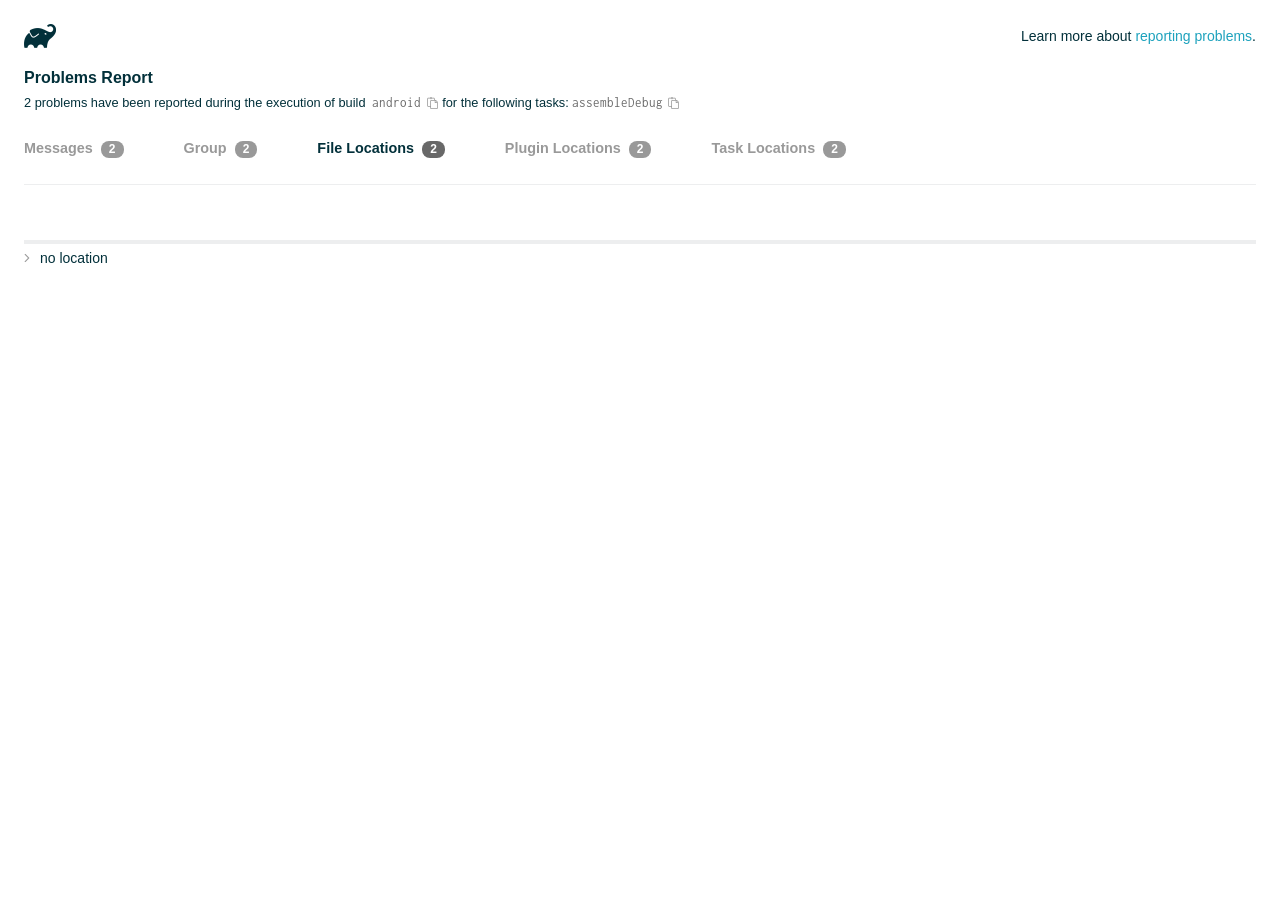
<file: android/build/reports/problems/problems-report.html>
<!DOCTYPE html>

<html lang="en">
<head>
    <!-- Required meta tags -->
    <meta charset="utf-8">
    <meta name="viewport" content="width=device-width, initial-scale=1, shrink-to-fit=no">

                    <style type="text/css">
                /*! normalize.css v7.0.0 | MIT License | github.com/necolas/normalize.css */
html {
    line-height: 1.15;
    -ms-text-size-adjust: 100%;
    -webkit-text-size-adjust: 100%
}

body {
    margin: 0
}

article, aside, footer, header, nav, section {
    display: block
}

h1 {
    font-size: 2em;
    margin: .67em 0
}

figcaption, figure, main {
    display: block
}

figure {
    margin: 1em 40px
}

hr {
    box-sizing: content-box;
    height: 0;
    overflow: visible
}

pre {
    font-family: monospace, monospace;
    font-size: 1em
}

a {
    background-color: transparent;
    -webkit-text-decoration-skip: objects
}

abbr[title] {
    border-bottom: none;
    text-decoration: underline;
    text-decoration: underline dotted
}

b, strong {
    font-weight: inherit
}

b, strong {
    font-weight: bolder
}

code, kbd, samp {
    font-family: monospace, monospace;
    font-size: 1em
}

dfn {
    font-style: italic
}

mark {
    background-color: #ff0;
    color: #000
}

small {
    font-size: 80%
}

sub, sup {
    font-size: 75%;
    line-height: 0;
    position: relative;
    vertical-align: baseline
}

sub {
    bottom: -.25em
}

sup {
    top: -.5em
}

audio, video {
    display: inline-block
}

audio:not([controls]) {
    display: none;
    height: 0
}

img {
    border-style: none
}

svg:not(:root) {
    overflow: hidden
}

button, input, optgroup, select, textarea {
    font-family: sans-serif;
    font-size: 100%;
    line-height: 1.15;
    margin: 0
}

button, input {
    overflow: visible
}

button, select {
    text-transform: none
}

[type=reset], [type=submit], button, html [type=button] {
    -webkit-appearance: button
}

[type=button]::-moz-focus-inner, [type=reset]::-moz-focus-inner, [type=submit]::-moz-focus-inner, button::-moz-focus-inner {
    border-style: none;
    padding: 0
}

[type=button]:-moz-focusring, [type=reset]:-moz-focusring, [type=submit]:-moz-focusring, button:-moz-focusring {
    outline: 1px dotted ButtonText
}

fieldset {
    padding: .35em .75em .625em
}

legend {
    box-sizing: border-box;
    color: inherit;
    display: table;
    max-width: 100%;
    padding: 0;
    white-space: normal
}

progress {
    display: inline-block;
    vertical-align: baseline
}

textarea {
    overflow: auto
}

[type=checkbox], [type=radio] {
    box-sizing: border-box;
    padding: 0
}

[type=number]::-webkit-inner-spin-button, [type=number]::-webkit-outer-spin-button {
    height: auto
}

[type=search] {
    -webkit-appearance: textfield;
    outline-offset: -2px
}

[type=search]::-webkit-search-cancel-button, [type=search]::-webkit-search-decoration {
    -webkit-appearance: none
}

::-webkit-file-upload-button {
    -webkit-appearance: button;
    font: inherit
}

details, menu {
    display: block
}

summary {
    display: list-item
}

canvas {
    display: inline-block
}

template {
    display: none
}

[hidden] {
    display: none
}

/* configuration cache styles */

.report-wrapper {
    margin: 0;
    padding: 0 24px;
}

.gradle-logo {
    width: 32px;
    height: 24px;
    background-image: url("[data-uri]");
    background-size: contain;
}

.header {
    display: flex;
    flex-wrap: wrap;
    position: fixed;
    top: 0;
    left: 0;
    width: 100%;
    padding: 24px 24px 0 24px;
    background-color: white;
    z-index: 1;
}

.learn-more {
    margin-left: auto;
    align-self: center;
    font-size: 0.875rem;
    font-weight: normal;
}

.title {
    display: flex;
    align-items: center;
    padding: 18px 0 24px 0;
    flex: 1 0 100%;
}

.content {
    font-size: 0.875rem;
    padding: 240px 0 48px;
    overflow-x: auto;
    white-space: nowrap;
}

.content ol:first-of-type {
    margin: 0;
}

.tree-btn {
    cursor: pointer;
    display: inline-block;
    width: 16px;
    height: 16px;
    background-size: contain;
    background-repeat: no-repeat;
    vertical-align: middle;
    margin-top: -0.2em;
}

.tree-btn.collapsed {
    background-image: url('data:image/svg+xml;utf8,<svg xmlns="http://www.w3.org/2000/svg" viewBox="0 0 192 512"><path d="M166.9 264.5l-117.8 116c-4.7 4.7-12.3 4.7-17 0l-7.1-7.1c-4.7-4.7-4.7-12.3 0-17L127.3 256 25.1 155.6c-4.7-4.7-4.7-12.3 0-17l7.1-7.1c4.7-4.7 12.3-4.7 17 0l117.8 116c4.6 4.7 4.6 12.3-.1 17z" fill="%23999999" stroke="%23999999"/></svg>');
}

.tree-btn.expanded {
    background-image: url('data:image/svg+xml;utf8,<svg xmlns="http://www.w3.org/2000/svg" viewBox="0 0 256 512"><path d="M119.5 326.9L3.5 209.1c-4.7-4.7-4.7-12.3 0-17l7.1-7.1c4.7-4.7 12.3-4.7 17 0L128 287.3l100.4-102.2c4.7-4.7 12.3-4.7 17 0l7.1 7.1c4.7 4.7 4.7 12.3 0 17L136.5 327c-4.7 4.6-12.3 4.6-17-.1z" fill="%23999999" stroke="%23999999"/></svg>');
}

ul .tree-btn {
    margin-right: 3px;
}

.leaf-icon {
    display: inline-block;
    width: 16px;
    height: 16px;
    background-image: url('data:image/svg+xml;utf8,<svg xmlns="http://www.w3.org/2000/svg" viewBox="0 0 256 512"><path d="M32 256 H224" stroke="%23999999" stroke-width="48" stroke-linecap="round"/></svg>');
    background-size: contain;
    background-repeat: no-repeat;
    vertical-align: middle;
    margin-top: -0.2em;
}

.invisible-text {
    user-select: all; /* Allow the text to be selectable */
    color: transparent; /* Hide the text */
    text-indent: -9999px; /* Move the text out of view */
    position: relative;
    white-space: pre; /* Preserve meaningful whitespace in the invisible text for copying */
}

.text-for-copy {
    display: inline-block;
}

.enum-icon {
    display: inline-block;
    width: 16px;
    height: 16px;
    background-image: url('data:image/svg+xml;utf8,<svg xmlns="http://www.w3.org/2000/svg" viewBox="0 0 1024 1024"><circle cx="512" cy="512" r="200" /></svg>');
    background-size: contain;
    background-repeat: no-repeat;
    vertical-align: middle;
    margin-inline-start: 0.5ex;
    margin-inline-end: 0.5ex;
    margin-top: -0.2em;
}

.error-icon {
    display: inline-block;
    width: 16px;
    height: 16px;
    background-image: url('data:image/svg+xml;utf8,<svg xmlns="http://www.w3.org/2000/svg" viewBox="0 0 320 512"><path d="M193.94 256L296.5 153.44l21.15-21.15c3.12-3.12 3.12-8.19 0-11.31l-22.63-22.63c-3.12-3.12-8.19-3.12-11.31 0L160 222.06 36.29 98.34c-3.12-3.12-8.19-3.12-11.31 0L2.34 120.97c-3.12 3.12-3.12 8.19 0 11.31L126.06 256 2.34 379.71c-3.12 3.12-3.12 8.19 0 11.31l22.63 22.63c3.12 3.12 8.19 3.12 11.31 0L160 289.94 262.56 392.5l21.15 21.15c3.12 3.12 8.19 3.12 11.31 0l22.63-22.63c3.12-3.12 3.12-8.19 0-11.31L193.94 256z" fill="%23FC461E" stroke="%23FC461E"/></svg>');
    background-size: contain;
    background-repeat: no-repeat;
    vertical-align: middle;
    margin-inline-start: 0.5ex;
    margin-inline-end: 0.5ex;
    margin-top: -0.2em;
}

.advice-icon {
    display: inline-block;
    width: 16px;
    height: 16px;
    background-image: url('data:image/svg+xml;utf8,<svg width="800px" height="800px" viewBox="-4.93 0 122.88 122.88" version="1.1" id="Layer_1" xmlns="http://www.w3.org/2000/svg" xmlns:xlink="http://www.w3.org/1999/xlink"  style="enable-background:new 0 0 113.01 122.88" xml:space="preserve"><g><path d="M44.13,102.06c-1.14,0.03-2.14-0.81-2.3-1.96c-0.17-1.2,0.64-2.31,1.82-2.54c-1.3-7.37-4.85-11.43-8.6-15.72 c-2.92-3.34-5.95-6.81-8.34-11.92c-2.35-5.03-3.64-10.23-3.6-15.63c0.05-5.4,1.42-10.96,4.4-16.71c0.02-0.04,0.04-0.07,0.06-0.11 l0,0c3.91-6.62,9.38-11.04,15.47-13.52c5.11-2.09,10.66-2.8,16.1-2.3c5.42,0.5,10.73,2.2,15.37,4.94 c5.9,3.49,10.75,8.67,13.42,15.21c1.44,3.54,2.42,7.49,2.54,11.82c0.12,4.31-0.62,8.96-2.61,13.88 c-2.66,6.59-6.18,10.68-9.47,14.51c-3.03,3.53-5.85,6.81-7.42,11.84c0.89,0.21,1.59,0.94,1.73,1.9c0.17,1.24-0.7,2.39-1.94,2.56 l-0.77,0.11c-0.14,1.09-0.23,2.26-0.27,3.51l0.25-0.04c1.24-0.17,2.39,0.7,2.56,1.94c0.17,1.24-0.7,2.39-1.94,2.56l-0.78,0.11 c0.01,0.15,0.02,0.3,0.03,0.45l0,0c0.07,0.88,0.08,1.73,0.03,2.54l0.13-0.02c1.25-0.15,2.38,0.74,2.54,1.98 c0.15,1.25-0.74,2.38-1.98,2.54l-1.68,0.21c-1.2,3.11-3.34,5.48-5.87,6.94c-1.74,1.01-3.67,1.59-5.61,1.71 c-1.97,0.12-3.96-0.25-5.78-1.13c-2.08-1.02-3.94-2.71-5.29-5.14c-0.65-0.33-1.13-0.97-1.23-1.75c-0.04-0.31-0.01-0.61,0.07-0.89 c-0.39-1.16-0.68-2.43-0.87-3.83l-0.07,0.01c-1.24,0.17-2.39-0.7-2.56-1.94c-0.17-1.24,0.7-2.39,1.94-2.56l0.54-0.08 C44.19,104.32,44.18,103.16,44.13,102.06L44.13,102.06z M2.18,58.86C1.01,58.89,0.04,57.98,0,56.81c-0.04-1.17,0.88-2.14,2.05-2.18 l8.7-0.3c1.17-0.04,2.14,0.88,2.18,2.05c0.04,1.17-0.88,2.14-2.05,2.18L2.18,58.86L2.18,58.86z M110.68,50.25 c1.16-0.12,2.2,0.73,2.32,1.89c0.12,1.16-0.73,2.2-1.89,2.32l-8.66,0.91c-1.16,0.12-2.2-0.73-2.32-1.89 c-0.12-1.16,0.73-2.2,1.89-2.32L110.68,50.25L110.68,50.25z M94.91,14.78c0.65-0.97,1.96-1.23,2.93-0.58 c0.97,0.65,1.23,1.96,0.58,2.93l-4.84,7.24c-0.65,0.97-1.96,1.23-2.93,0.58c-0.97-0.65-1.23-1.96-0.58-2.93L94.91,14.78 L94.91,14.78z M57.63,2.06c0.03-1.17,1-2.09,2.16-2.06c1.17,0.03,2.09,1,2.06,2.16l-0.22,8.7c-0.03,1.17-1,2.09-2.16,2.06 c-1.17-0.03-2.09-1-2.06-2.16L57.63,2.06L57.63,2.06z M13.88,15.53c-0.86-0.8-0.9-2.14-0.11-2.99c0.8-0.86,2.14-0.9,2.99-0.11 l6.37,5.94c0.86,0.8,0.9,2.14,0.11,2.99c-0.8,0.86-2.14,0.9-2.99,0.11L13.88,15.53L13.88,15.53z M47.88,96.95l18.49-2.63 c1.59-6.7,5.05-10.73,8.8-15.08c3.08-3.58,6.36-7.4,8.76-13.34c1.76-4.35,2.41-8.43,2.31-12.19c-0.1-3.75-0.96-7.21-2.24-10.34 c-2.3-5.63-6.51-10.11-11.65-13.15c-4.11-2.43-8.8-3.94-13.59-4.37c-4.77-0.44-9.64,0.19-14.13,2.02 c-5.26,2.15-9.99,5.97-13.39,11.72c-2.64,5.12-3.86,10.02-3.9,14.73c-0.04,4.74,1.11,9.33,3.2,13.8c2.13,4.56,4.97,7.8,7.69,10.92 C42.47,83.9,46.48,88.49,47.88,96.95L47.88,96.95z M65.62,99.02l-17.27,2.45c0.05,1.1,0.07,2.25,0.05,3.47l17.05-2.42 C65.47,101.29,65.52,100.12,65.62,99.02L65.62,99.02z M48.49,109.52c0.12,0.92,0.3,1.76,0.53,2.54l16.55-2.04 c0.11-0.86,0.13-1.77,0.05-2.74l0,0l0-0.02l-0.01-0.17L48.49,109.52L48.49,109.52z M51.37,116.36c0.64,0.67,1.35,1.19,2.1,1.55 c1.15,0.56,2.42,0.79,3.67,0.72c1.29-0.08,2.57-0.47,3.74-1.15c1.1-0.64,2.09-1.53,2.88-2.65L51.37,116.36L51.37,116.36z"/></g></svg>');
    background-size: contain;
    background-repeat: no-repeat;
    vertical-align: middle;
    margin-inline-start: 0.5ex;
    margin-inline-end: 0.5ex;
    margin-top: -0.2em;
}

.warning-icon {
    display: inline-block;
    width: 13px;
    height: 13px;
    background-image: url('data:image/svg+xml;utf8,<svg xmlns="http://www.w3.org/2000/svg" viewBox="0 0 576 512"><path d="M270.2 160h35.5c3.4 0 6.1 2.8 6 6.2l-7.5 196c-.1 3.2-2.8 5.8-6 5.8h-20.5c-3.2 0-5.9-2.5-6-5.8l-7.5-196c-.1-3.4 2.6-6.2 6-6.2zM288 388c-15.5 0-28 12.5-28 28s12.5 28 28 28 28-12.5 28-28-12.5-28-28-28zm281.5 52L329.6 24c-18.4-32-64.7-32-83.2 0L6.5 440c-18.4 31.9 4.6 72 41.6 72H528c36.8 0 60-40 41.5-72zM528 480H48c-12.3 0-20-13.3-13.9-24l240-416c6.1-10.6 21.6-10.7 27.7 0l240 416c6.2 10.6-1.5 24-13.8 24z" fill="%23DEAD22" stroke="%23DEAD22"/></svg>');
    background-size: contain;
    background-repeat: no-repeat;
    vertical-align: middle;
    margin-inline-start: 0.3ex;
    margin-inline-end: 1.1ex;
    margin-top: -0.1em;
}

.documentation-button {
    cursor: pointer;
    display: inline-block;
    width: 13px;
    height: 13px;
    background-image: url('data:image/svg+xml;utf8,<svg xmlns="http://www.w3.org/2000/svg" viewBox="0 0 512 512"><path d="M256 340c-15.464 0-28 12.536-28 28s12.536 28 28 28 28-12.536 28-28-12.536-28-28-28zm7.67-24h-16c-6.627 0-12-5.373-12-12v-.381c0-70.343 77.44-63.619 77.44-107.408 0-20.016-17.761-40.211-57.44-40.211-29.144 0-44.265 9.649-59.211 28.692-3.908 4.98-11.054 5.995-16.248 2.376l-13.134-9.15c-5.625-3.919-6.86-11.771-2.645-17.177C185.658 133.514 210.842 116 255.67 116c52.32 0 97.44 29.751 97.44 80.211 0 67.414-77.44 63.849-77.44 107.408V304c0 6.627-5.373 12-12 12zM256 40c118.621 0 216 96.075 216 216 0 119.291-96.61 216-216 216-119.244 0-216-96.562-216-216 0-119.203 96.602-216 216-216m0-32C119.043 8 8 119.083 8 256c0 136.997 111.043 248 248 248s248-111.003 248-248C504 119.083 392.957 8 256 8z" fill="%23999999" stroke="%23999999"/></svg>');
    background-size: contain;
    background-repeat: no-repeat;
    vertical-align: middle;
    margin-inline-start: 0.5ex;
    margin-inline-end: 0.5ex;
    margin-top: -0.2em;
}

.documentation-button::selection {
    color: transparent;
}

.documentation-button:hover {
    color: transparent;
}

.copy-button {
    cursor: pointer;
    display: inline-block;
    width: 12px;
    height: 12px;
    background-image: url('data:image/svg+xml;utf8,<svg xmlns="http://www.w3.org/2000/svg" viewBox="0 0 448 512"><path d="M433.941 193.941l-51.882-51.882A48 48 0 0 0 348.118 128H320V80c0-26.51-21.49-48-48-48h-66.752C198.643 13.377 180.858 0 160 0s-38.643 13.377-45.248 32H48C21.49 32 0 53.49 0 80v288c0 26.51 21.49 48 48 48h80v48c0 26.51 21.49 48 48 48h224c26.51 0 48-21.49 48-48V227.882a48 48 0 0 0-14.059-33.941zm-22.627 22.627a15.888 15.888 0 0 1 4.195 7.432H352v-63.509a15.88 15.88 0 0 1 7.431 4.195l51.883 51.882zM160 30c9.941 0 18 8.059 18 18s-8.059 18-18 18-18-8.059-18-18 8.059-18 18-18zM48 384c-8.822 0-16-7.178-16-16V80c0-8.822 7.178-16 16-16h66.752c6.605 18.623 24.389 32 45.248 32s38.643-13.377 45.248-32H272c8.822 0 16 7.178 16 16v48H176c-26.51 0-48 21.49-48 48v208H48zm352 96H176c-8.822 0-16-7.178-16-16V176c0-8.822 7.178-16 16-16h144v72c0 13.2 10.8 24 24 24h72v208c0 8.822-7.178 16-16 16z" fill="%23999999" stroke="%23999999"/></svg>');
    background-size: contain;
    background-repeat: no-repeat;
    vertical-align: middle;
    margin-inline-start: 0.5ex;
    margin-top: -0.2em;
}

.groups{
    display: flex;
    border-bottom: 1px solid #EDEEEF;
    flex: 1 0 100%;
}

.uncategorized {
    display: flex;
    border-top: 4px solid #EDEEEF;
    flex: 1 0 100%;
}

.group-selector {
    padding: 0 52px 24px 0;
    font-size: 0.9rem;
    font-weight: bold;
    color: #999999;
    cursor: pointer;
}

.group-selector__count {
    margin: 0 8px;
    border-radius: 8px;
    background-color: #999;
    color: #fff;
    padding: 1px 8px 2px;
    font-size: 0.75rem;
}

.group-selector--active {
    color: #02303A;
    cursor: auto;
}

.group-selector--active .group-selector__count {
    background-color: #686868;
}

.group-selector--disabled {
    cursor: not-allowed;
}

.accordion-header {
    cursor: pointer;
}

.container {
    padding-left: 0.5em;
    padding-right: 0.5em;
}

.stacktrace {
    border-radius: 4px;
    overflow-x: auto;
    padding: 0.5rem;
    margin-bottom: 0;
    min-width: 1000px;
}

/* Lato (bold, regular) */
@font-face {
    font-display: swap;
    font-family: Lato;
    font-weight: 500;
    font-style: normal;
    src: url("https://assets.gradle.com/lato/fonts/lato-semibold/lato-semibold.woff2") format("woff2"),
    url("https://assets.gradle.com/lato/fonts/lato-semibold/lato-semibold.woff") format("woff");
}

@font-face {
    font-display: swap;
    font-family: Lato;
    font-weight: bold;
    font-style: normal;
    src: url("https://assets.gradle.com/lato/fonts/lato-bold/lato-bold.woff2") format("woff2"),
    url("https://assets.gradle.com/lato/fonts/lato-bold/lato-bold.woff") format("woff");
}

* {
    -webkit-box-sizing: border-box;
    -moz-box-sizing: border-box;
    box-sizing: border-box;
}

html,
body {
    margin: 0;
    padding: 0;
}

html {
    font-family: "Lato", "Helvetica Neue", Arial, sans-serif;
    font-size: 16px;
    font-weight: 400;
    line-height: 1.5;
}

body {
    color: #02303A;
    background-color: #ffffff;
    -webkit-text-size-adjust: 100%;
    -ms-text-size-adjust: 100%;
    -webkit-font-smoothing: antialiased;
}


/* typography */
h1, h2, h3, h4, h5, h6 {
    color: #02303A;
    text-rendering: optimizeLegibility;
    margin: 0;
}

h1 {
    font-size: 1rem;
}

h2 {
    font-size: 0.9rem;
}

h3 {
    font-size: 1.125rem;
}

h4, h5, h6 {
    font-size: 0.875rem;
}

h1 code {
    font-weight: bold;
}

ul, ol, dl {
    list-style-position: outside;
    line-height: 1.6;
    padding: 0;
    margin: 0 0 0 20px;
    list-style-type: none;
}

li {
    line-height: 2;
}

a {
    color: #1DA2BD;
    text-decoration: none;
    transition: all 0.3s ease, visibility 0s;
}

a:hover {
    color: #35c1e4;
}

/* code */
code, pre {
    font-family: Inconsolata, Monaco, "Courier New", monospace;
    font-style: normal;
    font-variant-ligatures: normal;
    font-variant-caps: normal;
    font-variant-numeric: normal;
    font-variant-east-asian: normal;
    font-weight: normal;
    font-stretch: normal;
    color: #686868;
}

*:not(pre) > code {
    letter-spacing: 0;
    padding: 0.1em 0.5ex;
    text-rendering: optimizeSpeed;
    word-spacing: -0.15em;
    word-wrap: break-word;
}

pre {
    font-size: 0.75rem;
    line-height: 1.8;
    margin-top: 0;
    margin-bottom: 1.5em;
    padding: 1rem;
}

pre code {
    background-color: transparent;
    color: inherit;
    line-height: 1.8;
    font-size: 100%;
    padding: 0;
}

a code {
    color: #1BA8CB;
}

pre.code, pre.programlisting, pre.screen, pre.tt {
    background-color: #f7f7f8;
    border-radius: 4px;
    font-size: 1em;
    line-height: 1.45;
    margin-bottom: 1.25em;
    overflow-x: auto;
    padding: 1rem;
}

li em, p em {
    padding: 0 1px;
}

code em, tt em {
    text-decoration: none;
}

code + .copy-button {
    margin-inline-start: 0.2ex;
}

.java-exception {
    font-size: 0.75rem;
    padding-left: 24px;
}

.java-exception ul {
    margin: 0;
    line-height: inherit;
}

.java-exception code {
    white-space: pre;
}

.java-exception-part-toggle {
    user-select: none;
    cursor: pointer;
    border-radius: 2px;
    padding: 0.1em 0.2em;
    background: azure;
    color: #686868;
}

                </style>
    <!-- Inconsolata is used as a default monospace font in the report. -->
    <link rel="stylesheet" href="https://fonts.googleapis.com/css?family=Inconsolata:400,700" />

    <title>Gradle Configuration Cache</title>
</head>
<body>

<div id="playground"></div>

<div class="report" id="report">
    Loading...
</div>

<script type="text/javascript">
function configurationCacheProblems() { return (
// begin-report-data
{"diagnostics":[{"locations":[{}],"problem":[{"text":"Properties should be assigned using the 'propName = value' syntax. Setting a property via the Gradle-generated 'propName value' or 'propName(value)' syntax in Groovy DSL has been deprecated."}],"severity":"WARNING","problemDetails":[{"text":"This is scheduled to be removed in Gradle 10.0."}],"contextualLabel":"Properties should be assigned using the 'propName = value' syntax. Setting a property via the Gradle-generated 'propName value' or 'propName(value)' syntax in Groovy DSL has been deprecated.","documentationLink":"https://docs.gradle.org/8.14/userguide/upgrading_version_8.html#groovy_space_assignment_syntax","problemId":[{"name":"deprecation","displayName":"Deprecation"},{"name":"properties-should-be-assigned-using-the-propname-value-syntax-setting-a-property-via-the-gradle-generated-propname-value-or-propname-value-syntax-in-groovy-dsl","displayName":"Properties should be assigned using the 'propName = value' syntax. Setting a property via the Gradle-generated 'propName value' or 'propName(value)' syntax in Groovy DSL has been deprecated."}],"solutions":[[{"text":"Use assignment ('group = <value>') instead."}]]},{"locations":[{}],"problem":[{"text":"Properties should be assigned using the 'propName = value' syntax. Setting a property via the Gradle-generated 'propName value' or 'propName(value)' syntax in Groovy DSL has been deprecated."}],"severity":"WARNING","problemDetails":[{"text":"This is scheduled to be removed in Gradle 10.0."}],"contextualLabel":"Properties should be assigned using the 'propName = value' syntax. Setting a property via the Gradle-generated 'propName value' or 'propName(value)' syntax in Groovy DSL has been deprecated.","documentationLink":"https://docs.gradle.org/8.14/userguide/upgrading_version_8.html#groovy_space_assignment_syntax","problemId":[{"name":"deprecation","displayName":"Deprecation"},{"name":"properties-should-be-assigned-using-the-propname-value-syntax-setting-a-property-via-the-gradle-generated-propname-value-or-propname-value-syntax-in-groovy-dsl","displayName":"Properties should be assigned using the 'propName = value' syntax. Setting a property via the Gradle-generated 'propName value' or 'propName(value)' syntax in Groovy DSL has been deprecated."}],"solutions":[[{"text":"Use assignment ('version = <value>') instead."}]]}],"problemsReport":{"totalProblemCount":2,"buildName":"android","requestedTasks":"assembleDebug","documentationLink":"https://docs.gradle.org/8.14/userguide/reporting_problems.html","documentationLinkCaption":"Problem report","summaries":[]}}
// end-report-data
);}
</script>
                <script type="text/javascript">
                !function(n,t){"object"==typeof exports&&"object"==typeof module?module.exports=t():"function"==typeof define&&define.amd?define([],t):"object"==typeof exports?exports["configuration-cache-report"]=t():n["configuration-cache-report"]=t()}(this,(()=>(({70:function(){void 0===ArrayBuffer.isView&&(ArrayBuffer.isView=function(n){return null!=n&&null!=n.__proto__&&n.__proto__.__proto__===Int8Array.prototype.__proto__}),void 0===Math.imul&&(Math.imul=function(n,t){return(4294901760&n)*(65535&t)+(65535&n)*(0|t)|0}),this["configuration-cache-report"]=function(n){"use strict";var t,r,i,e,u,o,f,s,c,a,h,l,_,v,d,g,w,b,p,m,k,q,y,B,C,x,j,P,I,S,z,T,E,L,N,A,M,F,D,O,R,H,$,G,U,V,Q,Z,Y,W,K,X,J,nn,tn,rn,en,un,on,fn,sn,cn,an,hn,ln,_n,vn,dn,gn,wn,bn,pn,mn,kn,qn,yn,Bn,Cn,xn,jn,Pn,In,Sn,zn,Tn,En,Ln,Nn,An,Mn=Math.imul,Fn=ArrayBuffer.isView;function Dn(n,t){if(!(t>=0))throw _u(ce("Requested element count "+t+" is less than zero."));return function(n,t){if(!(t>=0))throw _u(ce("Requested element count "+t+" is less than zero."));if(0===t)return Ct();if(t>=n.length)return function(n){switch(n.length){case 0:return Ct();case 1:return qr(n[0]);default:return function(n){return Hr(function(n){return new It(n,!1)}(n))}(n)}}(n);if(1===t)return qr(n[0]);var r=0,i=Rr(),e=0,u=n.length;n:for(;e<u;){var o=n[e];if(e=e+1|0,i.d(o),(r=r+1|0)===t)break n}return i}(n,rt(n.length-t|0,0))}function On(n,t,r,i,e,u,o){return t=t===A?", ":t,r=r===A?"":r,i=i===A?"":i,e=e===A?-1:e,u=u===A?"...":u,o=o===A?null:o,function(n,t,r,i,e,u,o,f){r=r===A?", ":r,i=i===A?"":i,e=e===A?"":e,u=u===A?-1:u,o=o===A?"...":o,f=f===A?null:f,t.e(i);var s=0,c=0,a=n.length;n:for(;c<a;){var h=n[c];if(c=c+1|0,(s=s+1|0)>1&&t.e(r),!(u<0||s<=u))break n;Jt(t,h,f)}return u>=0&&s>u&&t.e(o),t.e(e),t}(n,Bi(),t,r,i,e,u,o).toString()}function Rn(n){return n.length-1|0}function Hn(n,t){if(null==t){var r=0,i=n.length-1|0;if(r<=i)do{var e=r;if(r=r+1|0,null==n[e])return e}while(r<=i)}else{var u=0,o=n.length-1|0;if(u<=o)do{var f=u;if(u=u+1|0,le(t,n[f]))return f}while(u<=o)}return-1}function $n(n,t,r,i,e,u,o){return t=t===A?", ":t,r=r===A?"":r,i=i===A?"":i,e=e===A?-1:e,u=u===A?"...":u,o=o===A?null:o,Gn(n,Bi(),t,r,i,e,u,o).toString()}function Gn(n,t,r,i,e,u,o,f){r=r===A?", ":r,i=i===A?"":i,e=e===A?"":e,u=u===A?-1:u,o=o===A?"...":o,f=f===A?null:f,t.e(i);var s=0,c=n.f();n:for(;c.g();){var a=c.h();if((s=s+1|0)>1&&t.e(r),!(u<0||s<=u))break n;Jt(t,a,f)}return u>=0&&s>u&&t.e(o),t.e(e),t}function Un(n){if(n.i())throw xu("List is empty.");return n.j(0)}function Vn(n){return new tt(n)}function Qn(n){if(Ke(n,Di)){var t;switch(n.k()){case 0:t=Ct();break;case 1:t=qr(Ke(n,Fi)?n.j(0):n.f().h());break;default:t=Zn(n)}return t}return xt(Xn(n))}function Zn(n){return Hr(n)}function Yn(n){if(Ke(n,Di)&&n.k()<=1)return Qn(n);var t=Xn(n);return function(n){var t=(n.k()/2|0)-1|0;if(t<0)return br();var r=jt(n),i=0;if(i<=t)do{var e=i;i=i+1|0;var u=n.j(e);n.f4(e,n.j(r)),n.f4(r,u),r=r-1|0}while(e!==t)}(t),t}function Wn(n,t){if(!(t>=0))throw _u(ce("Requested element count "+t+" is less than zero."));return function(n,t){if(!(t>=0))throw _u(ce("Requested element count "+t+" is less than zero."));if(0===t)return Ct();if(Ke(n,Di)){if(t>=n.k())return Qn(n);if(1===t)return qr(function(n){if(Ke(n,Fi))return Un(n);var t=n.f();if(!t.g())throw xu("Collection is empty.");return t.h()}(n))}var r=0,i=Rr(),e=n.f();n:for(;e.g();){var u=e.h();if(i.d(u),(r=r+1|0)===t)break n}return xt(i)}(n,rt(n.k()-t|0,0))}function Kn(n,t){if(!(t>=0))throw _u(ce("Requested element count "+t+" is less than zero."));if(0===t)return Ct();var r=n.k();if(t>=r)return Qn(n);if(1===t)return qr(Jn(n));var i=Rr();if(Ke(n,bi)){var e=r-t|0;if(e<r)do{var u=e;e=e+1|0,i.d(n.j(u))}while(e<r)}else for(var o=n.l(r-t|0);o.g();){var f=o.h();i.d(f)}return i}function Xn(n){return Ke(n,Di)?Zn(n):nt(n,Or())}function Jn(n){if(n.i())throw xu("List is empty.");return n.j(jt(n))}function nt(n,t){for(var r=n.f();r.g();){var i=r.h();t.d(i)}return t}function tt(n){this.n_1=n}function rt(n,t){return n<t?t:n}function it(n,t){return n>t?t:n}function et(n,t){return Kt().q(n,t,-1)}function ut(n,t){return new Ft(n,t)}function ot(n){var t=n.f();if(!t.g())return Ct();var r=t.h();if(!t.g())return qr(r);var i=Or();for(i.d(r);t.g();)i.d(t.h());return i}function ft(n){this.r_1=n}function st(n,t){this.s_1=n,this.t_1=t}function ct(){}function at(n){this.x_1=n,this.w_1=0}function ht(n,t){this.a1_1=n,at.call(this,n),_t().b1(t,this.a1_1.k()),this.w_1=t}function lt(){t=this}function _t(){return null==t&&new lt,t}function vt(){_t(),ct.call(this)}function dt(n){this.h1_1=n}function gt(n,t){return t===n?"(this Map)":Vi(t)}function wt(n,t){var r;n:{for(var i=n.o().f();i.g();){var e=i.h();if(le(e.j1(),t)){r=e;break n}}r=null}return r}function bt(){r=this}function pt(){return null==r&&new bt,r}function mt(n){this.q1_1=n,ct.call(this)}function kt(){pt(),this.n1_1=null,this.o1_1=null}function qt(){i=this}function yt(){return null==i&&new qt,i}function Bt(n){return n.length>0?ou(n):Ct()}function Ct(){return null==e&&new Pt,e}function xt(n){switch(n.k()){case 0:return Ct();case 1:return qr(n.j(0));default:return n}}function jt(n){return n.k()-1|0}function Pt(){e=this,this.z1_1=new ke(-1478467534,-1720727600)}function It(n,t){this.b2_1=n,this.c2_1=t}function St(){u=this}function zt(){return null==u&&new St,u}function Tt(n,t){return Ke(n,Di)?n.k():t}function Et(n,t){if(Ke(t,Di))return n.m(t);for(var r=!1,i=t.f();i.g();){var e=i.h();n.d(e)&&(r=!0)}return r}function Lt(){}function Nt(n,t){this.h2_1=n,this.g2_1=n.i2_1.l(function(n,t){if(!(0<=t&&t<=n.k()))throw du("Position index "+t+" must be in range ["+Ve(0,n.k())+"].");return n.k()-t|0}(n,t))}function At(n){vt.call(this),this.i2_1=n}function Mt(n){this.k2_1=n,this.j2_1=n.l2_1.f()}function Ft(n,t){this.l2_1=n,this.m2_1=t}function Dt(n){for(;n.n2_1.g();){var t=n.n2_1.h();if(n.q2_1.t2_1(t)===n.q2_1.s2_1)return n.p2_1=t,n.o2_1=1,br()}n.o2_1=0}function Ot(n){this.q2_1=n,this.n2_1=n.r2_1.f(),this.o2_1=-1,this.p2_1=null}function Rt(n,t,r){t=t===A||t,this.r2_1=n,this.s2_1=t,this.t2_1=r}function Ht(){return null==o&&new $t,o}function $t(){o=this,this.u2_1=new ke(1993859828,793161749)}function Gt(n,t,r){return Ut(Ut(n,r)-Ut(t,r)|0,r)}function Ut(n,t){var r=n%t|0;return r>=0?r:r+t|0}function Vt(){f=this,this.p_1=new Zt(1,0)}function Qt(){return null==f&&new Vt,f}function Zt(n,t){Qt(),Xt.call(this,n,t,1)}function Yt(n,t,r){Lt.call(this),this.d3_1=r,this.e3_1=t,this.f3_1=this.d3_1>0?n<=t:n>=t,this.g3_1=this.f3_1?n:this.e3_1}function Wt(){s=this}function Kt(){return null==s&&new Wt,s}function Xt(n,t,r){if(Kt(),0===r)throw _u("Step must be non-zero.");if(r===mr().MIN_VALUE)throw _u("Step must be greater than Int.MIN_VALUE to avoid overflow on negation.");this.z2_1=n,this.a3_1=function(n,t,r){var i;if(r>0)i=n>=t?t:t-Gt(t,n,r)|0;else{if(!(r<0))throw _u("Step is zero.");i=n<=t?t:t+Gt(n,t,0|-r)|0}return i}(n,t,r),this.b3_1=r}function Jt(n,t,r){null!=r?n.e(r(t)):null==t||nu(t)?n.e(t):t instanceof Mi?n.i3(t.h3_1):n.e(Vi(t))}function nr(n,t,r){if(n===t)return!0;if(!(r=r!==A&&r))return!1;var i=xi(n),e=xi(t);return i===e||le(new Mi(ne(Li(i).toLowerCase(),0)),new Mi(ne(Li(e).toLowerCase(),0)))}function tr(n){return re(n)-1|0}function rr(n,t,r,i){return r=r===A?0:r,(i=i!==A&&i)||"string"!=typeof n?ir(n,t,r,re(n),i):n.indexOf(t,r)}function ir(n,t,r,i,e,u){var o=(u=u!==A&&u)?et(it(r,tr(n)),rt(i,0)):Ve(rt(r,0),it(i,re(n)));if("string"==typeof n&&"string"==typeof t){var f=o.z2_1,s=o.a3_1,c=o.b3_1;if(c>0&&f<=s||c<0&&s<=f)do{var a=f;if(f=f+c|0,Ti(t,0,n,a,re(t),e))return a}while(a!==s)}else{var h=o.z2_1,l=o.a3_1,_=o.b3_1;if(_>0&&h<=l||_<0&&l<=h)do{var v=h;if(h=h+_|0,fr(t,0,n,v,re(t),e))return v}while(v!==l)}return-1}function er(n){var t=0,r=re(n)-1|0,i=!1;n:for(;t<=r;){var e=ji(ne(n,i?r:t));if(i){if(!e)break n;r=r-1|0}else e?t=t+1|0:i=!0}return ie(n,t,r+1|0)}function ur(n,t){return ce(ie(n,t.y2(),t.c3()+1|0))}function or(n,t,r,i,e){r=r===A?0:r,i=i!==A&&i,sr(e=e===A?0:e);var u,o,f=ou(t);return new hr(n,r,e,(u=f,o=i,function(n,t){var r=function(n,t,r,i){if(!i&&1===t.k()){var e=function(n){if(Ke(n,Fi))return function(n){var t;switch(n.k()){case 0:throw xu("List is empty.");case 1:t=n.j(0);break;default:throw _u("List has more than one element.")}return t}(n);var t=n.f();if(!t.g())throw xu("Collection is empty.");var r=t.h();if(t.g())throw _u("Collection has more than one element.");return r}(t),u=rr(n,e,r);return u<0?null:_r(u,e)}var o=Ve(rt(r,0),re(n));if("string"==typeof n){var f=o.z2_1,s=o.a3_1,c=o.b3_1;if(c>0&&f<=s||c<0&&s<=f)do{var a,h=f;f=f+c|0;n:{for(var l=t.f();l.g();){var _=l.h();if(Ti(_,0,n,h,_.length,i)){a=_;break n}}a=null}if(null!=a)return _r(h,a)}while(h!==s)}else{var v=o.z2_1,d=o.a3_1,g=o.b3_1;if(g>0&&v<=d||g<0&&d<=v)do{var w,b=v;v=v+g|0;n:{for(var p=t.f();p.g();){var m=p.h();if(fr(m,0,n,b,m.length,i)){w=m;break n}}w=null}if(null!=w)return _r(b,w)}while(b!==d)}return null}(n,u,t,o);return null==r?null:_r(r.t3_1,r.u3_1.length)}))}function fr(n,t,r,i,e,u){if(i<0||t<0||t>(re(n)-e|0)||i>(re(r)-e|0))return!1;var o=0;if(o<e)do{var f=o;if(o=o+1|0,!nr(ne(n,t+f|0),ne(r,i+f|0),u))return!1}while(o<e);return!0}function sr(n){if(!(n>=0))throw _u(ce("Limit must be non-negative, but was "+n))}function cr(n){if(n.l3_1<0)n.j3_1=0,n.m3_1=null;else{var t;if(n.o3_1.r3_1>0?(n.n3_1=n.n3_1+1|0,t=n.n3_1>=n.o3_1.r3_1):t=!1,t||n.l3_1>re(n.o3_1.p3_1))n.m3_1=Ve(n.k3_1,tr(n.o3_1.p3_1)),n.l3_1=-1;else{var r=n.o3_1.s3_1(n.o3_1.p3_1,n.l3_1);if(null==r)n.m3_1=Ve(n.k3_1,tr(n.o3_1.p3_1)),n.l3_1=-1;else{var i=r.v3(),e=r.w3();n.m3_1=function(n,t){return t<=mr().MIN_VALUE?Qt().p_1:Ve(n,t-1|0)}(n.k3_1,i),n.k3_1=i+e|0,n.l3_1=n.k3_1+(0===e?1:0)|0}}n.j3_1=1}}function ar(n){this.o3_1=n,this.j3_1=-1,this.k3_1=function(n,t,r){if(0>r)throw _u("Cannot coerce value to an empty range: maximum "+r+" is less than minimum 0.");return n<0?0:n>r?r:n}(n.q3_1,0,re(n.p3_1)),this.l3_1=this.k3_1,this.m3_1=null,this.n3_1=0}function hr(n,t,r,i){this.p3_1=n,this.q3_1=t,this.r3_1=r,this.s3_1=i}function lr(n,t){this.t3_1=n,this.u3_1=t}function _r(n,t){return new lr(n,t)}function vr(){}function dr(){}function gr(){}function wr(){c=this}function br(){return null==c&&new wr,c}function pr(){a=this,this.MIN_VALUE=-2147483648,this.MAX_VALUE=2147483647,this.SIZE_BYTES=4,this.SIZE_BITS=32}function mr(){return null==a&&new pr,a}function kr(n){for(var t=[],r=n.f();r.g();)t.push(r.h());return t}function qr(n){return 0===(t=[n]).length?Or():Hr(new It(t,!0));var t}function yr(n){return n<0&&function(){throw Pu("Index overflow has happened.")}(),n}function Br(n){return void 0!==n.toArray?n.toArray():kr(n)}function Cr(n){return function(n,t){for(var r=0,i=n.length;r<i;){var e=n[r];r=r+1|0,t.d(e)}return t}(t=[n],(r=t.length,i=de(ve(ni)),function(n,t,r){Mr.call(r),ni.call(r),r.y5_1=function(n){return Kr(n,0,de(ve(Xr)))}(n)}(r,0,i),i));var t,r,i}function xr(){ct.call(this)}function jr(n){this.j4_1=n,this.h4_1=0,this.i4_1=-1}function Pr(n,t){this.n4_1=n,jr.call(this,n),_t().b1(t,this.n4_1.k()),this.h4_1=t}function Ir(){xr.call(this),this.o4_1=0}function Sr(n){this.r4_1=n}function zr(n){this.s4_1=n}function Tr(n,t){this.t4_1=n,this.u4_1=t}function Er(){Mr.call(this)}function Lr(n){this.x4_1=n,Mr.call(this)}function Nr(n){this.e5_1=n,xr.call(this)}function Ar(){kt.call(this),this.c5_1=null,this.d5_1=null}function Mr(){xr.call(this)}function Fr(){h=this;var n=Rr();n.c_1=!0,this.i5_1=n}function Dr(){return null==h&&new Fr,h}function Or(){return n=de(ve(Gr)),t=[],Gr.call(n,t),n;var n,t}function Rr(n){return t=de(ve(Gr)),r=[],Gr.call(t,r),t;var t,r}function Hr(n){return function(n,t){var r;return r=Br(n),Gr.call(t,r),t}(n,de(ve(Gr)))}function $r(n,t){return _t().e1(t,n.k()),t}function Gr(n){Dr(),Ir.call(this),this.b_1=n,this.c_1=!1}function Ur(n,t,r,i,e){if(r===i)return n;var u=(r+i|0)/2|0,o=Ur(n,t,r,u,e),f=Ur(n,t,u+1|0,i,e),s=o===t?n:t,c=r,a=u+1|0,h=r;if(h<=i)do{var l=h;if(h=h+1|0,c<=u&&a<=i){var _=o[c],v=f[a];e.compare(_,v)<=0?(s[l]=_,c=c+1|0):(s[l]=v,a=a+1|0)}else c<=u?(s[l]=o[c],c=c+1|0):(s[l]=f[a],a=a+1|0)}while(l!==i);return s}function Vr(n,t){return(3&n)-(3&t)|0}function Qr(){_=this}function Zr(n){this.n5_1=n,Er.call(this)}function Yr(n){return function(n,t){Ar.call(t),Xr.call(t),t.t5_1=n,t.u5_1=n.w5()}(new ui((null==_&&new Qr,_)),n),n}function Wr(){return Yr(de(ve(Xr)))}function Kr(n,t,r){if(Yr(r),!(n>=0))throw _u(ce("Negative initial capacity: "+n));if(!(t>=0))throw _u(ce("Non-positive load factor: "+t));return r}function Xr(){this.v5_1=null}function Jr(n,t){return Mr.call(t),ni.call(t),t.y5_1=n,t}function ni(){}function ti(n,t){var r=ii(n,n.h6_1.m5(t));if(null==r)return null;var i=r;if(null!=i&&Xe(i))return ri(i,n,t);var e=i;return n.h6_1.l5(e.j1(),t)?e:null}function ri(n,t,r){var i;n:{for(var e=0,u=n.length;e<u;){var o=n[e];if(e=e+1|0,t.h6_1.l5(o.j1(),r)){i=o;break n}}i=null}return i}function ii(n,t){var r=n.i6_1[t];return void 0===r?null:r}function ei(n){this.g6_1=n,this.z5_1=-1,this.a6_1=Object.keys(n.i6_1),this.b6_1=-1,this.c6_1=null,this.d6_1=!1,this.e6_1=-1,this.f6_1=null}function ui(n){this.h6_1=n,this.i6_1=this.k6(),this.j6_1=0}function oi(){}function fi(n){this.n6_1=n,this.l6_1=null,this.m6_1=null,this.m6_1=this.n6_1.y6_1.v6_1}function si(){v=this;var n,t=(_i(0,0,n=de(ve(vi))),n);t.x6_1=!0,this.e7_1=t}function ci(){return null==v&&new si,v}function ai(n,t,r){this.d7_1=n,Tr.call(this,t,r),this.b7_1=null,this.c7_1=null}function hi(n){this.y6_1=n,Er.call(this)}function li(){return Yr(n=de(ve(vi))),vi.call(n),n.w6_1=Wr(),n;var n}function _i(n,t,r){return Kr(n,t,r),vi.call(r),r.w6_1=Wr(),r}function vi(){ci(),this.v6_1=null,this.x6_1=!1}function di(){d=this;var n=gi(0),t=n.y5_1;(t instanceof vi?t:pe()).j5(),this.f7_1=n}function gi(n){return function(n,t){return function(n,t,r){Jr(function(n,t){return _i(n,t,de(ve(vi)))}(n,t),r),wi.call(r)}(n,0,t),t}(n,de(ve(wi)))}function wi(){null==d&&new di}function bi(){}function pi(){}function mi(n){pi.call(this),this.k7_1=n}function ki(){qi.call(this)}function qi(){pi.call(this),this.m7_1=""}function yi(){if(!w){w=!0;var n="undefined"!=typeof process&&process.versions&&!!process.versions.node;g=n?new mi(process.stdout):new ki}}function Bi(){return n=de(ve(Ci)),Ci.call(n,""),n;var n}function Ci(n){this.o7_1=void 0!==n?n:""}function xi(n){var t=Li(n).toUpperCase();return t.length>1?n:ne(t,0)}function ji(n){return function(n){return 9<=n&&n<=13||28<=n&&n<=32||160===n||n>4096&&(5760===n||8192<=n&&n<=8202||8232===n||8233===n||8239===n||8287===n||12288===n)}(n)}function Pi(){b=this,this.q7_1=new RegExp("[\\\\^$*+?.()|[\\]{}]","g"),this.r7_1=new RegExp("[\\\\$]","g"),this.s7_1=new RegExp("\\$","g")}function Ii(){return null==b&&new Pi,b}function Si(n,t){Ii(),this.v7_1=n,this.w7_1=function(n){if(Ke(n,Di)){var t;switch(n.k()){case 0:t=Ht();break;case 1:t=Cr(Ke(n,Fi)?n.j(0):n.f().h());break;default:t=nt(n,gi(n.k()))}return t}return function(n){switch(n.k()){case 0:return Ht();case 1:return Cr(n.f().h());default:return n}}(nt(n,(r=de(ve(wi)),Jr(li(),r),wi.call(r),r)));var r}(t),this.x7_1=new RegExp(n,$n(t,"","gu",A,A,A,zi)),this.y7_1=null,this.z7_1=null}function zi(n){return n.d8_1}function Ti(n,t,r,i,e,u){return fr(n,t,r,i,e,u=u!==A&&u)}function Ei(n,t){return n-t|0}function Li(n){return String.fromCharCode(n)}function Ni(){p=this,this.e8_1=0,this.f8_1=65535,this.g8_1=55296,this.h8_1=56319,this.i8_1=56320,this.j8_1=57343,this.k8_1=55296,this.l8_1=57343,this.m8_1=2,this.n8_1=16}function Ai(){return null==p&&new Ni,p}function Mi(n){Ai(),this.h3_1=n}function Fi(){}function Di(){}function Oi(){}function Ri(){}function Hi(){}function $i(){}function Gi(){m=this}function Ui(n,t){null==m&&new Gi,this.p8_1=n,this.q8_1=t}function Vi(n){var t=null==n?null:ce(n);return null==t?"null":t}function Qi(n){return new Zi(n)}function Zi(n){this.t8_1=n,this.s8_1=0}function Yi(){return Ji(),k}function Wi(){return Ji(),q}function Ki(){return Ji(),y}function Xi(){return Ji(),B}function Ji(){x||(x=!0,k=new ArrayBuffer(8),q=new Float64Array(Yi()),new Float32Array(Yi()),y=new Int32Array(Yi()),Wi()[0]=-1,B=0!==Ki()[0]?1:0,C=1-Xi()|0)}function ne(n,t){var r;if(te(n)){var i,e=n.charCodeAt(t);if(Ai(),e<0?i=!0:(Ai(),i=e>65535),i)throw _u("Invalid Char code: "+e);r=Ue(e)}else r=n.y3(t);return r}function te(n){return"string"==typeof n}function re(n){return te(n)?n.length:n.x3()}function ie(n,t,r){return te(n)?n.substring(t,r):n.z3(t,r)}function ee(n){return ce(n)}function ue(n,t){var r;switch(typeof n){case"number":r="number"==typeof t?oe(n,t):t instanceof ke?oe(n,t.w8()):fe(n,t);break;case"string":case"boolean":r=fe(n,t);break;default:r=function(n,t){return n.a4(t)}(n,t)}return r}function oe(n,t){var r;if(n<t)r=-1;else if(n>t)r=1;else if(n===t){var i;if(0!==n)i=0;else{var e=1/n;i=e===1/t?0:e<0?-1:1}r=i}else r=n!=n?t!=t?0:1:-1;return r}function fe(n,t){return n<t?-1:n>t?1:0}function se(n){if(!("kotlinHashCodeValue$"in n)){var t=4294967296*Math.random()|0,r=new Object;r.value=t,r.enumerable=!1,Object.defineProperty(n,"kotlinHashCodeValue$",r)}return n.kotlinHashCodeValue$}function ce(n){return null==n?"null":function(n){return!!Ye(n)||Fn(n)}(n)?"[...]":n.toString()}function ae(n){if(null==n)return 0;var t;switch(typeof n){case"object":t="function"==typeof n.hashCode?n.hashCode():se(n);break;case"function":t=se(n);break;case"number":t=function(n){return Ji(),(0|n)===n?Ge(n):(Wi()[0]=n,Mn(Ki()[(Ji(),C)],31)+Ki()[Xi()]|0)}(n);break;case"boolean":t=n?1:0;break;default:t=he(String(n))}return t}function he(n){var t=0,r=0,i=n.length-1|0;if(r<=i)do{var e=r;r=r+1|0;var u=n.charCodeAt(e);t=Mn(t,31)+u|0}while(e!==i);return t}function le(n,t){return null==n?null==t:null!=t&&("object"==typeof n&&"function"==typeof n.equals?n.equals(t):n!=n?t!=t:"number"==typeof n&&"number"==typeof t?n===t&&(0!==n||1/n==1/t):n===t)}function _e(n,t){null!=Error.captureStackTrace?Error.captureStackTrace(n,t):n.stack=(new Error).stack}function ve(n){return n.prototype}function de(n){return Object.create(n)}function ge(n,t,r){Error.call(n),function(n,t,r){var i=eu(Object.getPrototypeOf(n));if(!(1&i)){var e;if(null==t){var u;if(null!==t){var o=null==r?null:r.toString();u=null==o?A:o}else u=A;e=u}else e=t;n.message=e}2&i||(n.cause=r),n.name=Object.getPrototypeOf(n).constructor.name}(n,t,r)}function we(n){var t;return null==n?function(){throw Eu()}():t=n,t}function be(){throw Nu()}function pe(){throw Mu()}function me(){j=this,this.x8_1=new ke(0,-2147483648),this.y8_1=new ke(-1,2147483647),this.z8_1=8,this.a9_1=64}function ke(n,t){null==j&&new me,gr.call(this),this.u8_1=n,this.v8_1=t}function qe(){return $e(),P}function ye(){return $e(),I}function Be(){return $e(),S}function Ce(){return $e(),T}function xe(){return $e(),E}function je(n,t){if($e(),Te(n,t))return 0;var r=Ne(n),i=Ne(t);return r&&!i?-1:!r&&i?1:Ne(Ie(n,t))?-1:1}function Pe(n,t){$e();var r=n.v8_1>>>16|0,i=65535&n.v8_1,e=n.u8_1>>>16|0,u=65535&n.u8_1,o=t.v8_1>>>16|0,f=65535&t.v8_1,s=t.u8_1>>>16|0,c=0,a=0,h=0,l=0;return c=(c=c+((a=(a=a+((h=(h=h+((l=l+(u+(65535&t.u8_1)|0)|0)>>>16|0)|0)+(e+s|0)|0)>>>16|0)|0)+(i+f|0)|0)>>>16|0)|0)+(r+o|0)|0,new ke((h&=65535)<<16|(l&=65535),(c&=65535)<<16|(a&=65535))}function Ie(n,t){return $e(),Pe(n,t.e9())}function Se(n,t){if($e(),Ae(n))return qe();if(Ae(t))return qe();if(Te(n,Ce()))return Me(t)?Ce():qe();if(Te(t,Ce()))return Me(n)?Ce():qe();if(Ne(n))return Ne(t)?Se(Fe(n),Fe(t)):Fe(Se(Fe(n),t));if(Ne(t))return Fe(Se(n,Fe(t)));if(De(n,xe())&&De(t,xe()))return Oe(ze(n)*ze(t));var r=n.v8_1>>>16|0,i=65535&n.v8_1,e=n.u8_1>>>16|0,u=65535&n.u8_1,o=t.v8_1>>>16|0,f=65535&t.v8_1,s=t.u8_1>>>16|0,c=65535&t.u8_1,a=0,h=0,l=0,_=0;return l=l+((_=_+Mn(u,c)|0)>>>16|0)|0,_&=65535,h=(h=h+((l=l+Mn(e,c)|0)>>>16|0)|0)+((l=(l&=65535)+Mn(u,s)|0)>>>16|0)|0,l&=65535,a=(a=(a=a+((h=h+Mn(i,c)|0)>>>16|0)|0)+((h=(h&=65535)+Mn(e,s)|0)>>>16|0)|0)+((h=(h&=65535)+Mn(u,f)|0)>>>16|0)|0,h&=65535,a=a+(((Mn(r,c)+Mn(i,s)|0)+Mn(e,f)|0)+Mn(u,o)|0)|0,new ke(l<<16|_,(a&=65535)<<16|h)}function ze(n){return $e(),4294967296*n.v8_1+function(n){return $e(),n.u8_1>=0?n.u8_1:4294967296+n.u8_1}(n)}function Te(n,t){return $e(),n.v8_1===t.v8_1&&n.u8_1===t.u8_1}function Ee(n,t){if($e(),t<2||36<t)throw mu("radix out of range: "+t);if(Ae(n))return"0";if(Ne(n)){if(Te(n,Ce())){var r=Le(t),i=n.d9(r),e=Ie(Se(i,r),n).g9();return Ee(i,t)+e.toString(t)}return"-"+Ee(Fe(n),t)}for(var u=2===t?31:t<=10?9:t<=21?7:t<=35?6:5,o=Oe(Math.pow(t,u)),f=n,s="";;){var c=f.d9(o),a=Ie(f,Se(c,o)).g9().toString(t);if(Ae(f=c))return a+s;for(;a.length<u;)a="0"+a;s=a+s}}function Le(n){return $e(),new ke(n,n<0?-1:0)}function Ne(n){return $e(),n.v8_1<0}function Ae(n){return $e(),0===n.v8_1&&0===n.u8_1}function Me(n){return $e(),!(1&~n.u8_1)}function Fe(n){return $e(),n.e9()}function De(n,t){return $e(),je(n,t)<0}function Oe(n){if($e(),(t=n)!=t)return qe();if(n<=-0x8000000000000000)return Ce();if(n+1>=0x8000000000000000)return $e(),z;if(n<0)return Fe(Oe(-n));var t,r=4294967296;return new ke(n%r|0,n/r|0)}function Re(n,t){return $e(),je(n,t)>0}function He(n,t){return $e(),je(n,t)>=0}function $e(){L||(L=!0,P=Le(0),I=Le(1),S=Le(-1),z=new ke(-1,2147483647),T=new ke(0,-2147483648),E=Le(16777216))}function Ge(n){return n instanceof ke?n.g9():function(n){return n>2147483647?2147483647:n<-2147483648?-2147483648:0|n}(n)}function Ue(n){var t;return t=function(n){return n<<16>>16}(Ge(n)),function(n){return 65535&n}(t)}function Ve(n,t){return new Zt(n,t)}function Qe(n,t,r,i){return Ze("class",n,t,r,i,null)}function Ze(n,t,r,i,e,u){return{kind:n,simpleName:t,associatedObjectKey:r,associatedObjects:i,suspendArity:e,$kClass$:A,iid:u}}function Ye(n){return Array.isArray(n)}function We(n,t,r,i,e,u,o,f){null!=i&&(n.prototype=Object.create(i.prototype),n.prototype.constructor=n);var s=r(t,u,o,null==f?[]:f);n.$metadata$=s,null!=e&&((null!=s.iid?n:n.prototype).$imask$=function(n){for(var t=1,r=[],i=0,e=n.length;i<e;){var u=n[i];i=i+1|0;var o=t,f=u.prototype.$imask$,s=null==f?u.$imask$:f;null!=s&&(r.push(s),o=s.length);var c=u.$metadata$.iid,a=null==c?null:(l=void 0,v=1<<(31&(h=c)),(l=new Int32Array(1+(h>>5)|0))[_=h>>5]=l[_]|v,l);null!=a&&(r.push(a),o=Math.max(o,a.length)),o>t&&(t=o)}var h,l,_,v;return function(n,t){for(var r=0,i=new Int32Array(n);r<n;){for(var e=r,u=0,o=0,f=t.length;o<f;){var s=t[o];o=o+1|0,e<s.length&&(u|=s[e])}i[e]=u,r=r+1|0}return i}(t,r)}(e))}function Ke(n,t){return function(n,t){var r=n.$imask$;return null!=r&&function(n,t){var r=t>>5;if(r>n.length)return!1;var i=1<<(31&t);return!!(n[r]&i)}(r,t)}(n,t.$metadata$.iid)}function Xe(n){return!!Ye(n)&&!n.$type$}function Je(n){var t;switch(typeof n){case"string":case"number":case"boolean":case"function":t=!0;break;default:t=n instanceof Object}return t}function nu(n){return"string"==typeof n||Ke(n,vr)}function tu(n,t,r,i){return Ze("interface",n,t,r,i,(null==N&&(N=0),N=ru()+1|0,ru()))}function ru(){if(null!=N)return N;!function(){throw Du("lateinit property iid has not been initialized")}()}function iu(n,t,r,i){return Ze("object",n,t,r,i,null)}function eu(n){var t=n.constructor,r=null==t?null:t.$metadata$,i=null==r?null:r.errorInfo;if(null!=i)return i;var e,u=0;if(uu(n,"message")&&(u|=1),uu(n,"cause")&&(u|=2),3!==u){var o=(e=n,Object.getPrototypeOf(e));o!=Error.prototype&&(u|=eu(o))}return null!=r&&(r.errorInfo=u),u}function uu(n,t){return n.hasOwnProperty(t)}function ou(n){return new Gr(n)}function fu(n,t,r){for(var i=new Int32Array(r),e=0,u=0,o=0,f=0,s=n.length;f<s;){var c=ne(n,f);f=f+1|0;var a=t[c];if(u|=(31&a)<<o,a<32){var h=e;e=h+1|0,i[h]=u,u=0,o=0}else o=o+5|0}return i}function su(n,t){for(var r=0,i=n.length-1|0,e=-1,u=0;r<=i;)if(t>(u=n[e=(r+i|0)/2|0]))r=e+1|0;else{if(t===u)return e;i=e-1|0}return e-(t<u?1:0)|0}function cu(){M=this;var n="ABCDEFGHIJKLMNOPQRSTUVWXYZabcdefghijklmnopqrstuvwxyz0123456789+/",t=new Int32Array(128),r=0,i=re(n)-1|0;if(r<=i)do{var e=r;r=r+1|0,t[ne(n,e)]=e}while(r<=i);var u=fu("[base64]/DxENVNU+B9zCwBwBPPCkDPNnBPqDYY1R8B7FkFgTgwGgwUwmBgKwBuBScmEP/BPPPPPPrBP8B7F1B/ErBqC6B7BiBmBfQsBUwCw/KwqIwLwETPcPjQgJxFgBlBsD",t,222),o=new Int32Array(u.length),f=0,s=u.length-1|0;if(f<=s)do{var c=f;f=f+1|0,o[c]=0===c?u[c]:o[c-1|0]+u[c]|0}while(f<=s);this.h9_1=o,this.i9_1=fu("[base64]/BPPPPPPBPf4FrBjEhBpC3B5BKaWPrBOwCk/KsCuLqDHPbPxPsFtEaaqDL",t,222),this.j9_1=fu("[base64]//v+85BkwvoIsgoyI4yguI0whiwEowri4CoghsJowgqYowgm4DkwgsY/nwnzPowhmYkg6wI8yggZswikwHgxgmIoxgqYkwgk4DkxgmIkgoioBsgssoBgzgyI8g9gL8g9kI0wgwJoxgkoC0wgioFkw/[base64]//3q16B///q1qBH/qlqq9Bholqq9B1i00a1q10qD1op1HkwmigEigiy6Cptogq1Bixo1kDq7/j00B2qgoBWGFm1lz50B6s5q1+BGWhggzhwBFFhgk4//Bo2jigE8wguI8wguI8wgugUog1qoB4qjmIwwi2KgkYHHH4lBgiFWkgIWoghssMmz5smrBZ3q1y50B5sm7gzBtz1smzB5smz50BqzqtmzB5sgzqzBF2/9//5BowgoIwmnkzPkwgk4C8ys65BkgoqI0wgy6FghquZo2giY0ghiIsgh24B4ghsQ8QF/v1q1OFs0O8iCHHF1qggz/B8wg6Iznv+//B08QgohsjK0QGFk7hsQ4gB",t,222)}function au(){return null==M&&new cu,M}function hu(){F=this,this.k9_1=new Int32Array([170,186,688,704,736,837,890,7468,7544,7579,8305,8319,8336,8560,9424,11388,42652,42864,43e3,43868]),this.l9_1=new Int32Array([1,1,9,2,5,1,1,63,1,37,1,1,13,16,26,2,2,1,2,4])}function lu(){return null==F&&new hu,F}function _u(n){var t=function(n,t){return yu(n,t),vu.call(t),t}(n,de(ve(vu)));return _e(t,_u),t}function vu(){_e(this,vu)}function du(n){var t=function(n,t){return yu(n,t),gu.call(t),t}(n,de(ve(gu)));return _e(t,du),t}function gu(){_e(this,gu)}function wu(n){var t=function(n,t){return yu(n,t),bu.call(t),t}(n,de(ve(bu)));return _e(t,wu),t}function bu(){_e(this,bu)}function pu(n,t){return ge(t,n),ku.call(t),t}function mu(n){var t=pu(n,de(ve(ku)));return _e(t,mu),t}function ku(){_e(this,ku)}function qu(n){return function(n){ge(n),ku.call(n)}(n),Bu.call(n),n}function yu(n,t){return pu(n,t),Bu.call(t),t}function Bu(){_e(this,Bu)}function Cu(){var n,t=(qu(n=de(ve(ju))),ju.call(n),n);return _e(t,Cu),t}function xu(n){var t=function(n,t){return yu(n,t),ju.call(t),t}(n,de(ve(ju)));return _e(t,xu),t}function ju(){_e(this,ju)}function Pu(n){var t=function(n,t){return yu(n,t),Iu.call(t),t}(n,de(ve(Iu)));return _e(t,Pu),t}function Iu(){_e(this,Iu)}function Su(){var n,t=(qu(n=de(ve(Tu))),Tu.call(n),n);return _e(t,Su),t}function zu(n){var t=function(n,t){return yu(n,t),Tu.call(t),t}(n,de(ve(Tu)));return _e(t,zu),t}function Tu(){_e(this,Tu)}function Eu(){var n,t=(qu(n=de(ve(Lu))),Lu.call(n),n);return _e(t,Eu),t}function Lu(){_e(this,Lu)}function Nu(){var n,t=(qu(n=de(ve(Au))),Au.call(n),n);return _e(t,Nu),t}function Au(){_e(this,Au)}function Mu(){var n,t=(qu(n=de(ve(Fu))),Fu.call(n),n);return _e(t,Mu),t}function Fu(){_e(this,Fu)}function Du(n){var t=function(n,t){return yu(n,t),Ou.call(t),t}(n,de(ve(Ou)));return _e(t,Du),t}function Ou(){_e(this,Ou)}function Ru(n,t){var r,i=n.className;return(r="(^|.*\\s+)"+t+"($|\\s+.*)",function(n,t){return Si.call(t,n,Ht()),t}(r,de(ve(Si)))).a8(i)}function Hu(n,t){this.o9_1=n,this.p9_1=t}function $u(n){this.q9_1=n}function Gu(n,t,r){var i,e=Gf(),u=ro(),o=$f().ga(t),f=ro();if(0===re(r))i=Of();else{var s=n.ia_1,c=null==s?null:new $u(s).v9(r,"Copy reference to the clipboard");i=null==c?Of():c}return e.ja([u,o,f,i])}function Uu(n){n=n===A?null:n,this.ia_1=n}function Vu(n,t,r){to.call(this),this.ma_1=n,this.na_1=t,this.oa_1=r}function Qu(n,t){this.ra_1=n,this.sa_1=t}function Zu(n,t){to.call(this),this.va_1=n,this.wa_1=t}function Yu(n,t){to.call(this),this.xa_1=n,this.ya_1=t}function Wu(n){to.call(this),this.za_1=n}function Ku(n){to.call(this),this.ab_1=n}function Xu(n){to.call(this),this.bb_1=n}function Ju(n,t){to.call(this),this.cb_1=n,this.db_1=t}function no(n){to.call(this),this.eb_1=n}function to(){}function ro(){return so(),D}function io(){return so(),O}function eo(){return so(),R}function uo(){return so(),H}function oo(n){return so(),Gf().fb(us(fo),n)}function fo(n){return so(),n.gb(["invisible-text","text-for-copy"]),br()}function so(){$||($=!0,D=oo("`"),O=oo(" "),R=oo("("),H=oo(")"))}function co(n,t){to.call(this),this.hb_1=n,this.ib_1=t}function ao(n){to.call(this),this.jb_1=n}function ho(n,t){to.call(this),this.kb_1=n,this.lb_1=t}function lo(n){to.call(this),this.mb_1=n}function _o(n){to.call(this),this.nb_1=n}function vo(n){to.call(this),this.ob_1=n}function go(n,t,r){to.call(this),this.pb_1=n,this.qb_1=t,this.rb_1=r}function wo(n){to.call(this),this.sb_1=n}function bo(n){to.call(this),this.tb_1=n}function po(n){return n.xb_1.vb_1.k()}function mo(){if(Z)return br();Z=!0,G=new jo("Inputs",0,"Build configuration inputs"),U=new jo("ByMessage",1,"Problems grouped by message"),V=new jo("ByLocation",2,"Problems grouped by location"),Q=new jo("IncompatibleTasks",3,"Incompatible tasks")}function ko(n){Fc.call(this),this.yb_1=n}function qo(n){Fc.call(this),this.ac_1=n}function yo(n){Fc.call(this),this.bc_1=n}function Bo(n){Fc.call(this),this.cc_1=n}function Co(n){Po.call(this),this.dc_1=n}function xo(n,t,r,i,e,u,o,f){this.ec_1=n,this.fc_1=t,this.gc_1=r,this.hc_1=i,this.ic_1=e,this.jc_1=u,this.kc_1=o,this.lc_1=f}function jo(n,t,r){Ui.call(this,n,t),this.qc_1=r}function Po(){Oc.call(this)}function Io(n,t){var r=Hf(),i=us(Oo),e=Hf().y9(us(Ro),[]),u=function(n,t){var r,i=Hf(),e=us(Vo),u=Gf().ga("Learn more about the "),o=Yf();return i.y9(e,[u,o.fb(us((r=t,function(n){return n.bd(r.tc_1),br()})),t.sc_1),Gf().ga(".")])}(0,t.gc_1),o=Hf().y9(us(Ho),[zo(0,t)]),f=Hf();return r.y9(i,[e,u,o,f.y9(us($o),[No(0,Qo(),t.lc_1,po(t.jc_1)),No(0,Zo(),t.lc_1,po(t.hc_1)),No(0,Yo(),t.lc_1,po(t.ic_1)),No(0,Wo(),t.lc_1,po(t.kc_1))])])}function So(n,t){var r,i,e=Hf(),u=us(Go);switch(t.lc_1.q8_1){case 0:r=Mo(0,t.jc_1,((i=function(n){return new yo(n)}).callableName="<init>",i));break;case 3:r=Mo(0,t.kc_1,function(){var n=function(n){return new Bo(n)};return n.callableName="<init>",n}());break;case 1:r=Mo(0,t.hc_1,function(){var n=function(n){return new qo(n)};return n.callableName="<init>",n}());break;case 2:r=Mo(0,t.ic_1,function(){var n=function(n){return new ko(n)};return n.callableName="<init>",n}());break;default:be()}return e.y9(u,[r])}function zo(n,t){return Hf().ja([Lo(0,t),To(0,t)])}function To(n,t){for(var r=Hf(),i=t.fc_1,e=Or(),u=0,o=i.f();o.g();){var f=o.h(),s=u;u=s+1|0,Et(e,0===yr(s)?qr(Eo(Xo(),f)):Bt([Wf().ja([]),Eo(Xo(),f)]))}return r.ha(e)}function Eo(n,t){return Uf().ja([Uc(t)])}function Lo(n,t){return Rf().ja([$c().ka(t.ec_1)])}function No(n,t,r,i){var e,u,o;return Hf().y9(us((e=i,u=t,o=r,function(n){return n.t9("group-selector"),0===e?(n.t9("group-selector--disabled"),br()):u.equals(o)?(n.t9("group-selector--active"),br()):(n.u9(function(n){return function(t){return new Co(n)}}(u)),br()),br()})),[Gf().rc(t.qc_1,[Ao(0,i)])])}function Ao(n,t){return Gf().y9(us(Uo),[io(),eo(),Gf().ga(""+t),uo()])}function Mo(n,t,r){return function(n,t,r){var i,e=Hf(),u=Vf();return e.ja([u.ha(Ps(t,(i=r,function(n){var t,r=n.cd().ub_1;return r instanceof Zu?Kc(i,(Xo(),(t=function(n){return Fo(0,n)}).callableName="viewNode",t),n,r.va_1,r.wa_1,Rc()):r instanceof Yu?Kc(i,function(){var n=function(n){return Fo(0,n)};return n.callableName="viewNode",n}(Xo()),n,r.xa_1,r.ya_1,Hc()):r instanceof co?Kc(i,function(){var n=function(n){return Fo(0,n)};return n.callableName="viewNode",n}(Xo()),n,r.hb_1,r.ib_1,A,Ao(Xo(),n.cd().vb_1.k())):r instanceof Vu?Wc(i,n,r):Kc(i,function(){var n=function(n){return Fo(0,n)};return n.callableName="viewNode",n}(Xo()),n,r)})))])}(0,t.xb_1.uc().vc(),r)}function Fo(n,t){var r;return t instanceof ao?Vc((r=t,function(n){return n.ed("project "),n.fd(r.jb_1),br()})):t instanceof go?Vc(function(n){return function(t){return t.ed(n.pb_1+" "),t.fd(n.qb_1),t.ed(" of "),t.fd(n.rb_1),br()}}(t)):t instanceof vo?Vc(function(n){return function(t){return t.ed("system property "),t.fd(n.ob_1),br()}}(t)):t instanceof ho?Vc(function(n){return function(t){return t.ed("task "),t.fd(n.kb_1),t.ed(" of type "),t.fd(n.lb_1),br()}}(t)):t instanceof _o?Vc(function(n){return function(t){return t.ed("bean of type "),t.fd(n.nb_1),br()}}(t)):t instanceof wo?Vc(function(n){return function(t){return t.ed(n.sb_1),br()}}(t)):t instanceof bo?Vc(function(n){return function(t){return t.ed("class "),t.fd(n.tb_1),br()}}(t)):t instanceof no?Vc(function(n){return function(t){return t.ed(n.eb_1),br()}}(t)):t instanceof Wu?Uc(t.za_1):t instanceof Ju?Jo(t):Gf().ga(ce(t))}function Do(n){return n.t9("report-wrapper"),br()}function Oo(n){return n.t9("header"),br()}function Ro(n){return n.t9("gradle-logo"),br()}function Ho(n){return n.t9("title"),br()}function $o(n){return n.t9("groups"),br()}function Go(n){return n.t9("content"),br()}function Uo(n){return n.t9("group-selector__count"),br()}function Vo(n){return n.t9("learn-more"),br()}function Qo(){return mo(),G}function Zo(){return mo(),U}function Yo(){return mo(),V}function Wo(){return mo(),Q}function Ko(){Y=this}function Xo(){return null==Y&&new Ko,Y}function Jo(n){var t;return Yf().fb(us((t=n,function(n){return n.t9("documentation-button"),n.bd(t.cb_1),br()})),n.db_1)}function nf(n,t,r){this.kd_1=n,this.ld_1=t,this.md_1=r}function tf(n,t,r){this.nd_1=n,this.od_1=t,this.pd_1=r}function rf(n,t){for(var r=mf(n),i=t.trace,e=Rr(i.length),u=0,o=i.length;u<o;){var f,s=i[u];u=u+1|0,f=of(s),e.d(f)}return new nf(t,r,e)}function ef(n,t){var r,i=null==(r=t.kd_1.error)?null:ff(r);null==i||n.d(i)}function uf(n){return function(n,t,r){var i=null==n.error?null:new Zu(t,r);return null==i?new Yu(t,r):i}(n.kd_1,new Wu(n.ld_1),af(n.kd_1))}function of(n){var t;switch(n.kind){case"Project":t=new ao(n.path);break;case"Task":t=new ho(n.path,n.type);break;case"TaskPath":t=new lo(n.path);break;case"Bean":t=new _o(n.type);break;case"Field":t=new go("field",n.name,n.declaringType);break;case"InputProperty":t=new go("input property",n.name,n.task);break;case"OutputProperty":t=new go("output property",n.name,n.task);break;case"SystemProperty":t=new vo(n.name);break;case"PropertyUsage":t=new go("property",n.name,n.from);break;case"BuildLogic":t=new wo(n.location);break;case"BuildLogicClass":t=new bo(n.type);break;default:t=new no("Gradle runtime")}return t}function ff(n){var t=n.parts;if(null==t){var r=n.summary;return null==r?null:new Wu(mf(r))}for(var i=n.summary,e=null==i?null:mf(i),u=Or(),o=Qi(t);o.g();){var f=cf(o.h());null==f||u.d(f)}for(var s=$n(u,"\n"),c=Or(),a=Qi(t);a.g();){var h=sf(a.h());null==h||c.d(h)}return new Vu(e,s,c)}function sf(n){var t=cf(n);if(null==t)return null;var r,i,e=ot(new Rt(function(n,t,r,i){var e;return ut(or(n,["\r\n","\n","\r"],A,r=r!==A&&r,i=i===A?0:i),(e=n,function(n){return ur(e,n)}))}(t),!0,bf));return new Qu(e,(r=!(null==n.internalText),i=e.k(),r&&i>1?Cs():null))}function cf(n){var t=n.text;return null==t?n.internalText:t}function af(n){var t=n.documentationLink;return null==t?null:new Ju(t,"")}function hf(n,t){return new ds(lf(n,Ef().sd(t),Cs()))}function lf(n,t,r){return new js(n,function(n,t){var r,i=ut(Vn(n.o()),Nf);return ot(ut(new st(i,new _f(pf)),(r=t,function(n){return lf(n.v3(),n.w3().wd_1,r)})))}(t,1===Lf(t)?xs():Cs()),0===Lf(t)?Cs():r)}function _f(n){this.td_1=n}function vf(n){var t=Or(),r=n.ld_1,i=Un(r.ca_1).fa_1,e=ce(er(nu(i)?i:pe())),u=r.vd(function(n,t){var r;if(!(t>=0))throw _u(ce("Requested element count "+t+" is less than zero."));if(0===t)return Qn(n);if(Ke(n,Di)){var i=n.k()-t|0;if(i<=0)return Ct();if(1===i)return qr(function(n){if(Ke(n,Fi))return Jn(n);var t=n.f();if(!t.g())throw xu("Collection is empty.");for(var r=t.h();t.g();)r=t.h();return r}(n));if(r=Rr(),Ke(n,Fi)){if(Ke(n,bi)){var e=t,u=n.k();if(e<u)do{var o=e;e=e+1|0,r.d(n.j(o))}while(e<u)}else for(var f=n.l(t);f.g();){var s=f.h();r.d(s)}return r}}else r=Or();for(var c=0,a=n.f();a.g();){var h=a.h();c>=t?r.d(h):c=c+1|0}return xt(r)}(r.ca_1,1));return t.d(new co(new no(e),af(n.kd_1))),t.d(new Wu(u)),t.m(n.md_1),t.j5()}function df(n){var t=Or(),r=n.ld_1,i=r.vd(r.ca_1);return t.d(new Yu(new Wu(i),af(n.kd_1))),t.j5()}function gf(n){var t=Or();return t.d(uf(n)),t.m(n.md_1),ef(t,n),t.j5()}function wf(n){var t=Or();return t.m(new At(n.md_1)),t.d(uf(n)),ef(t,n),t.j5()}function bf(n){return re(n)>0}function pf(n,t){return function(n,t){return n===t?0:null==n?-1:null==t?1:ue(null!=n&&("string"==(i=typeof(r=n))||"boolean"===i||function(n){return"number"==typeof n||n instanceof ke}(r)||Ke(r,dr))?n:pe(),t);var r,i}(Vi(n.v3()),Vi(t.v3()))}function mf(n){var t;return Sf().qd((t=n,function(n){for(var r=t,i=0,e=r.length;i<e;){var u=r[i];i=i+1|0;var o=u.text;null==o||n.ed(o);var f=u.name;null==f||(n.fd(f),br())}return br()}))}function kf(n,t){return(0!==(r=n)?r.toString():"No")+" "+qf(t,n)+" "+yf(n)+" found";var r}function qf(n,t){return t<2?n:n+"s"}function yf(n){return n<=1?"was":"were"}function Bf(n,t){this.sc_1=n,this.tc_1=t}function Cf(n){jf.call(this),this.fa_1=n}function xf(n,t){jf.call(this),this.da_1=n,this.ea_1=t}function jf(){}function Pf(){this.dd_1=Or()}function If(){W=this}function Sf(){return null==W&&new If,W}function zf(n){Sf(),this.ca_1=n}function Tf(){K=this}function Ef(){return null==K&&new Tf,K}function Lf(n){return n.k()}function Nf(n){var t=n.j1(),r=n.i1();return _r(t,new Af(Ke(r,Ri)?r:pe()))}function Af(n){Ef(),this.wd_1=n}function Mf(n,t,r){var i;Df(t,n,r),i="Component mounted at #"+n.id+".",yi(),(yi(),g).j7(i)}function Ff(n){var t=document.getElementById(n);if(null==t)throw wu("'"+n+"' element missing");return t}function Df(n,t,r){var i,e,u;i=n.z9(r),e=t,u=function(n,t,r){return function(i){return Df(n,r,n.ba(i,t)),br()}}(n,r,t),_s(),e.innerHTML="",hs(e,i,u)}function Of(){return _s(),X}function Rf(){return _s(),J}function Hf(){return _s(),nn}function $f(){return _s(),tn}function Gf(){return _s(),rn}function Uf(){return _s(),en}function Vf(){return _s(),un}function Qf(){return _s(),on}function Zf(){return _s(),fn}function Yf(){return _s(),sn}function Wf(){return _s(),cn}function Kf(n){this.x9_1=n}function Xf(){an=this}function Jf(){return null==an&&new Xf,an}function ns(){hn=this,es.call(this)}function ts(){return null==hn&&new ns,hn}function rs(n,t,r,i){t=t===A?Ct():t,r=r===A?null:r,i=i===A?Ct():i,es.call(this),this.be_1=n,this.ce_1=t,this.de_1=r,this.ee_1=i}function is(){}function es(){Jf()}function us(n){_s();var t,r=Or();return n(new os((t=r,function(n){return t.d(n),br()}))),r}function os(n){this.r9_1=n}function fs(n,t){as.call(this),this.fe_1=n,this.ge_1=t}function ss(n){as.call(this),this.he_1=n}function cs(n,t){as.call(this),this.ie_1=n,this.je_1=t}function as(){}function hs(n,t,r){if(_s(),t instanceof rs)!function(n,t,r){var i=function(n,t,r){var i=n.createElement(t);return r(i),i}(we(n.ownerDocument),t,r);n.appendChild(i)}(n,t.be_1,(e=t,u=r,function(n){for(var t=e.ce_1.f();t.g();)ls(n,t.h(),u);var r=e.de_1;null==r||function(n,t){n.appendChild(we(n.ownerDocument).createTextNode(t))}(n,r);for(var i=e.ee_1.f();i.g();)hs(n,i.h(),u);return br()}));else if(t instanceof is){var i=t instanceof is?t:pe();hs(n,i.ke_1,function(n,t){return function(r){return n(t.le_1(r)),br()}}(r,i))}else if(le(t,ts()))return br();var e,u}function ls(n,t,r){var i,e;_s(),t instanceof cs?n.setAttribute(t.ie_1,t.je_1):t instanceof ss?function(n,t){for(var r=Or(),i=0,e=t.length;i<e;){var u=t[i];i=i+1|0,Ru(n,u)||r.d(u)}var o=r;if(!o.i()){var f=n.className,s=ce(er(nu(f)?f:pe())),c=Bi();c.p7(s),0!==re(s)&&c.p7(" "),Gn(o,c," "),n.className=c.toString()}}(n,[t.he_1]):t instanceof fs&&n.addEventListener(t.fe_1,(i=r,e=t,function(n){return n.stopPropagation(),i(e.ge_1(n)),br()}))}function _s(){ln||(ln=!0,X=ts(),new Kf("hr"),J=new Kf("h1"),new Kf("h2"),nn=new Kf("div"),new Kf("pre"),tn=new Kf("code"),rn=new Kf("span"),en=new Kf("small"),un=new Kf("ol"),on=new Kf("ul"),fn=new Kf("li"),sn=new Kf("a"),cn=new Kf("br"),new Kf("p"))}function vs(n){gs.call(this),this.ne_1=n}function ds(n){this.xb_1=n}function gs(){}function ws(n){return n.me(A,A,n.wb_1.ad())}function bs(){_n=this}function ps(){return null==_n&&new bs,_n}function ms(){if(gn)return br();gn=!0,vn=new ys("Collapsed",0),dn=new ys("Expanded",1)}function ks(n){Bs.call(this),this.ve_1=n}function qs(n,t,r){Bs.call(this),this.se_1=n,this.te_1=t,this.ue_1=r}function ys(n,t){Ui.call(this,n,t)}function Bs(){}function Cs(){return ms(),vn}function xs(){return ms(),dn}function js(n,t,r){t=t===A?Ct():t,r=r===A?Cs():r,this.ub_1=n,this.vb_1=t,this.wb_1=r}function Ps(n,t){return ot(ut(n,(r=t,function(n){return function(n,t){var r,i=n.cd(),e=Zf(),u=t(n),o=i.vb_1;r=null==(i.wb_1.equals(xs())&&!o.i()?o:null)?null:function(n,t){return Qf().ha(function(n,t){return Ps(n.vc(),t)}(n,t))}(n,t);var f=r;return e.ja([u,null==f?Of():f])}(n,r)})));var r}function Is(){if(xn)return br();xn=!0,kn=new Ss("ByMessage",0,"Messages"),qn=new Ss("ByGroup",1,"Group"),yn=new Ss("ByFileLocation",2,"File Locations"),Bn=new Ss("ByPluginLocation",3,"Plugin Locations"),Cn=new Ss("ByTaskLocation",4,"Task Locations")}function Ss(n,t,r){Ui.call(this,n,t),this.cf_1=r}function zs(n,t){this.df_1=n,this.ef_1=t}function Ts(n,t){this.ff_1=n,this.gf_1=t}function Es(n,t,r){ec();for(var i=Or(),e=li(),u=0,o=n.length;u<o;){var f=n[u];u=u+1|0;var s=f.locations;null==s||0===s.length?i.d(Os(f)):r(f,e)||i.d(Os(f))}var c=function(n,t,r){ec();for(var i=n.w1(),e=Rr(Tt(i,10)),u=i.f();u.g();){var o;o=u.h().t3_1,e.d(o)}var f=Zn(e);return t.i()||f.d(new js(new oc(Sf().rd("no location"),!0),t)),r>0&&f.d(Ns(r)),f}(e,i,t);return new ds(new js(new uc("text"),c))}function Ls(n){return ec(),t=n,function(n,r){var i,e=n.locations;if(null==e)i=null;else{for(var u=Or(),o=Qi(e);o.g();){var f=o.h();null!=t(f)&&u.d(f)}i=u}var s,c=i;if(null==c||c.i())s=!1;else{for(var a=c.f();a.g();){var h=a.h();As(r,we(t(h)),n,h)}s=!0}return s};var t}function Ns(n){return ec(),new js(new Wu(Sf().rd(n+" more problem"+(n>1?"s have":" has")+" been skipped")))}function As(n,t,r,i){ec();var e,u,o=n.v1(t);if(null==o){var f=Or(),s=_r(new js(new oc(Sf().qd((u=t,function(n){return n.fd(u),br()}))),f,xs()),f);n.h5(t,s),e=s}else e=o;e.u3_1.d(Os(r,i))}function Ms(n,t,r,i){var e,u;if(t=t===A?Or():t,r=r===A?li():r,i===A){var o=(ec(),mn);u=o+1|0,ec(),mn=u,e=o}else e=i;i=e,this.hf_1=n,this.if_1=t,this.jf_1=r,this.kf_1=i}function Fs(n,t){if(ec(),t.i())return null;for(var r,i=n,e=null,u=t.f();u.g();){var o=u.h();r=e;var f,s=i,c=o.ef_1+" ("+o.df_1+")",a=s.v1(c);if(null==a){var h=Or(),l=new Ms(new js(new oc(Sf().qd(Ys(o))),h,xs()),h);s.h5(c,l),f=l}else f=a;e=f,null==r||we(r).if_1.u(we(e).hf_1)||we(r).if_1.d(we(e).hf_1),i=we(e).jf_1}return e}function Ds(n,t){if(ec(),n.k()===t.length){var r;n:{var i=function(n,t){var r=t.length,i=Tt(n,10),e=Rr(Math.min(i,r)),u=0,o=n.f();t:for(;o.g();){var f,s=o.h();if(u>=r)break t;var c=u;u=c+1|0,f=_r(s,t[c]),e.d(f)}return e}(n,t);if(Ke(i,Di)&&i.i())r=!0;else{for(var e=i.f();e.g();){var u=e.h();if(u.t3_1.df_1!==u.u3_1.name||u.t3_1.ef_1!==u.u3_1.displayName){r=!1;break n}}r=!0}}return r}return!1}function Os(n,t,r){t=t===A?null:t,r=r!==A&&r,ec();var i=function(n,t,r){t=t===A?null:t,r=r!==A&&r,ec();var i=$s(function(n,t){return ec(),n&&null!=t.contextualLabel?we(t.contextualLabel):Rs(t)}(r,n),t).j5();return Hs(n,new Wu(i))}(n,t,r),e=function(n,t,r){r=r!==A&&r,ec();var i,e=n.problemDetails;if(null==e)i=null;else{var u,o=e[0].text,f=null==o?null:function(n,t,r,i){if(r=r!==A&&r,i=i===A?0:i,1===t.length){var e=t[0];if(0!==re(e))return function(n,t,r,i){sr(i);var e=0,u=rr(n,t,e,r);if(-1===u||1===i)return qr(ce(n));var o,f=i>0,s=Rr(f&&it(i,10));n:do{var c;if(c=ce(ie(n,e,u)),s.d(c),e=u+t.length|0,f&&s.k()===(i-1|0))break n;u=rr(n,t,e,r)}while(-1!==u);return o=ce(ie(n,e,re(n))),s.d(o),s}(n,e,r,i)}for(var u=function(n){return new ft(n)}(or(n,t,A,r,i)),o=Rr(Tt(u,10)),f=u.f();f.g();){var s;s=ur(n,f.h()),o.d(s)}return o}(o,["\n"]);if(null==f)u=null;else{for(var s=Rr(Tt(f,10)),c=f.f();c.g();){var a,h=c.h();a=Us(n)?Sf().qd(Ks(h)):Sf().rd(h),s.d(a)}u=s}var l,_=u;if(null==_)l=null;else{for(var v=Rr(Tt(_,10)),d=_.f();d.g();){var g;g=new js(new Wu(d.h())),v.d(g)}l=v}var w=null==l?null:Zn(l);i=null==w?Or():w}var b=i,p=null==b?Or():b;r||null==n.contextualLabel||p.d(new js(new Wu(Sf().rd(we(n.contextualLabel)))));var m=function(n){ec();var t=n.solutions;if(null==t||0===t.length)return null;for(var r=new Xu(Sf().rd("Solutions")),i=we(n.solutions),e=Rr(i.length),u=0,o=i.length;u<o;){var f,s=i[u];u=u+1|0,f=new js(new Ku(mf(s))),e.d(f)}return new js(r,e)}(n);null==m||p.d(m);var k,q=n.error,y=null==q?null:ff(q);if(null==y||p.d(new js(y)),t){var B=n.locations;k=!(null==B||0===B.length)}else k=!1;return k&&p.d(function(n){ec();var t,r=n.locations;if(null==r)t=null;else{for(var i=Rr(r.length),e=Qi(r);e.g();){var u,o=e.h();u=new js(new Wu(Sf().qd(Xs(o)))),i.d(u)}t=i}var f=t;return new js(new no("Locations"),null==f?Ct():f)}(n)),p}(n,null==t,r);return new js(i,e)}function Rs(n){return ec(),function(n){if(0===n.length)throw xu("Array is empty.");return n[Rn(n)]}(n.problemId).displayName}function Hs(n,t){var r;switch(ec(),n.severity){case"WARNING":var i=n.documentationLink;r=new Yu(t,null==i?null:new Ju(i,""));break;case"ERROR":var e=n.documentationLink;r=new Zu(t,null==e?null:new Ju(e,""));break;case"ADVICE":var u=n.documentationLink;r=new fc(t,null==u?null:new Ju(u,""));break;default:console.error("no severity "+n.severity),r=t}return r}function $s(n,t){t=t===A?null:t,ec();var r,i=new Pf;if(i.ed(n),null==t);else if(null!=t.line){var e=Gs(t);i.xd(e+(r=t,ec(),null==r.line||null==r.length?"":"-"+r.length),""+t.path+e),br()}else null!=t.taskPath?(i.fd(we(t.taskPath)),br()):null!=t.pluginId&&(i.fd(we(t.pluginId)),br());return i}function Gs(n){var t;if(ec(),null==n.line)t=null;else{var r,i=":"+n.line,e=n.column;t=i+(null==(r=null==e?null:":"+e)?"":r)}return null==t?"":t}function Us(n){var t;ec();var r,i=n.problemId;n:{for(var e=0,u=i.length;e<u;){var o=i[e];if(e=e+1|0,"compilation"===o.name){r=o;break n}}r=null}if(null!=r){var f,s=n.problemId;n:{for(var c=0,a=s.length;c<a;){var h=s[c];if(c=c+1|0,"java"===h.name){f=h;break n}}f=null}t=!(null==f)}else t=!1;return t}function Vs(n){return ec(),n.path}function Qs(n){return ec(),n.pluginId}function Zs(n){return ec(),n.taskPath}function Ys(n){return function(t){return t.ed(n.ef_1),t.fd(n.df_1),br()}}function Ws(n){return ec(),n.name}function Ks(n){return function(t){return t.xd(function(n,t,r,i){i=i!==A&&i;var e=new RegExp(Ii().t7(" "),i?"gui":"gu"),u=Ii().u7(" ");return n.replace(e,u)}(n),""),br()}}function Xs(n){return function(t){var r;return t.ed("- "),t.fd((r=n,ec(),null!=r.path?""+r.path+Gs(r):null!=r.taskPath?we(r.taskPath):"<undefined>")),br()}}function Js(){return Is(),kn}function nc(){return Is(),qn}function tc(){return Is(),yn}function rc(){return Is(),Bn}function ic(){return Is(),Cn}function ec(){jn||(jn=!0,wn=Ls(Vs),bn=Ls(Qs),pn=Ls(Zs),mn=0)}function uc(n){sc.call(this),this.lf_1=n}function oc(n,t){t=t!==A&&t,sc.call(this),this.mf_1=n,this.nf_1=t}function fc(n,t){t=t===A?null:t,to.call(this),this.of_1=n,this.pf_1=t}function sc(){to.call(this)}function cc(n){Fc.call(this),this.qf_1=n}function ac(n){Fc.call(this),this.rf_1=n}function hc(n){Fc.call(this),this.sf_1=n}function lc(n){Fc.call(this),this.tf_1=n}function _c(n){Fc.call(this),this.uf_1=n}function vc(n){gc.call(this),this.vf_1=n}function dc(n,t,r,i,e,u,o,f,s,c){this.wf_1=n,this.xf_1=t,this.yf_1=r,this.zf_1=i,this.ag_1=e,this.bg_1=u,this.cg_1=o,this.dg_1=f,this.eg_1=s,this.fg_1=c}function gc(){Oc.call(this)}function wc(n,t){var r=Or();po(t.zf_1)>0&&r.d(yc(0,Js(),t.fg_1,t.eg_1)),po(t.ag_1)>0&&r.d(yc(0,nc(),t.fg_1,t.eg_1)),po(t.bg_1)>0&&r.d(yc(0,tc(),t.fg_1,t.eg_1)),po(t.cg_1)>0&&r.d(yc(0,rc(),t.fg_1,t.eg_1)),po(t.dg_1)>0&&r.d(yc(0,ic(),t.fg_1,t.eg_1));var i=Hf(),e=us(jc),u=Hf().y9(us(Pc),[]),o=function(n,t){var r,i=Hf(),e=us(Ec),u=Gf().ga("Learn more about "),o=Yf();return i.y9(e,[u,o.fb(us((r=t,function(n){return n.bd(r.tc_1),br()})),t.sc_1),Gf().ga(".")])}(0,t.yf_1),f=Hf().y9(us(Ic),[pc(0,t)]),s=Hf();return i.y9(e,[u,o,f,s.zd(us(Sc),r)])}function bc(n,t){var r,i,e=Hf(),u=us(zc);switch(t.fg_1.q8_1){case 0:r=Bc(0,t.zf_1,((i=function(n){return new cc(n)}).callableName="<init>",i));break;case 1:r=Bc(0,t.ag_1,function(){var n=function(n){return new ac(n)};return n.callableName="<init>",n}());break;case 2:r=Bc(0,t.bg_1,function(){var n=function(n){return new hc(n)};return n.callableName="<init>",n}());break;case 3:r=Bc(0,t.cg_1,function(){var n=function(n){return new lc(n)};return n.callableName="<init>",n}());break;case 4:r=Bc(0,t.dg_1,function(){var n=function(n){return new _c(n)};return n.callableName="<init>",n}());break;default:be()}return e.y9(u,[r])}function pc(n,t){return Hf().ja([qc(0,t),mc(0,t)])}function mc(n,t){for(var r=Hf(),i=t.xf_1,e=Or(),u=0,o=i.f();o.g();){var f=o.h(),s=u;u=s+1|0,Et(e,0===yr(s)?qr(kc(Nc(),f)):Bt([Wf().ja([]),kc(Nc(),f)]))}return r.ha(e)}function kc(n,t){return Uf().ja([Uc(t)])}function qc(n,t){return Rf().ja([$c().ka(t.wf_1)])}function yc(n,t,r,i){var e,u,o,f;return Hf().y9(us((e=i,u=t,o=r,function(n){return n.t9("group-selector"),0===e?(n.t9("group-selector--disabled"),br()):u.equals(o)?(n.t9("group-selector--active"),br()):(n.u9(function(n){return function(t){return new vc(n)}}(u)),br()),br()})),[Gf().rc(t.cf_1,[(f=i,Gf().y9(us(Tc),[io(),eo(),Gf().ga(""+f),uo()]))])])}function Bc(n,t,r){return function(n,t,r){var i,e=Hf(),u=Vf();return e.ja([u.ha(Ps(t,(i=r,function(n){return function(n,t,r,i){var e,u;return t instanceof uc?Uc(Sf().rd(t.lf_1)):t instanceof oc?Hf().y9(us((u=t,function(n){return u.nf_1&&(n.t9("uncategorized"),br()),br()})),[Hf().ja([Qc(r,i),Uc(t.mf_1)])]):t instanceof Vu?Wc(i,r,t):t instanceof Wu?Uc(t.za_1):t instanceof Ku?Hf().ja([(sa(),Tn),Uc(t.ab_1)]):t instanceof Xu?Hf().ja([Qc(r,i),Uc(t.bb_1)]):t instanceof Zu?Kc(i,((e=function(n){return Cc(0,n)}).callableName="viewIt",e),r,t.va_1,t.wa_1,Rc()):t instanceof fc?Kc(i,function(){var n=function(n){return Cc(0,n)};return n.callableName="viewIt",n}(),r,t.of_1,t.pf_1,(sa(),Sn)):t instanceof Yu?Kc(i,function(){var n=function(n){return Cc(0,n)};return n.callableName="viewIt",n}(),r,t.xa_1,t.ya_1,Hc()):t instanceof no?Hf().ja([Qc(r,i),Uc(Sf().rd(t.eb_1))]):Gf().ga("Unknown node type viewNode: "+t)}(Nc(),n.cd().ub_1,n,i)})))])}(0,t.xb_1.uc().vc(),r)}function Cc(n,t){var r;if(t instanceof Ju)r=Jo(t);else if(t instanceof no)r=Uc(Sf().rd(t.eb_1));else if(t instanceof Wu)r=Uc(t.za_1);else{var i="Unknown node type viewIt: "+t;console.error(i),r=Gf().ga(i)}return r}function xc(n){return n.t9("report-wrapper"),br()}function jc(n){return n.t9("header"),br()}function Pc(n){return n.t9("gradle-logo"),br()}function Ic(n){return n.t9("title"),br()}function Sc(n){return n.t9("groups"),br()}function zc(n){return n.t9("content"),br()}function Tc(n){return n.t9("group-selector__count"),br()}function Ec(n){return n.t9("learn-more"),br()}function Lc(){Pn=this,document.title="Gradle - Problems Report"}function Nc(){return null==Pn&&new Lc,Pn}function Ac(n,t,r){return n.pe(t.zb().oe(),r)}function Mc(n){Oc.call(this),this.hd_1=n}function Fc(){Oc.call(this)}function Dc(n,t){Oc.call(this),this.wc_1=n,this.xc_1=t}function Oc(){}function Rc(){return sa(),In}function Hc(){return sa(),zn}function $c(){return sa(),En}function Gc(){return sa(),Ln}function Uc(n){return sa(),Gc().ka(n)}function Vc(n){return sa(),Gc().ka(Sf().qd(n))}function Qc(n,t){return sa(),n.cd().ye()?Xc(n,t):function(n){return sa(),Gf().fb(us(oa),Jc(n))}(n)}function Zc(n,t,r,i){var e,u,o;return sa(),Gf().fb(us((e=r,u=t,o=i,function(n){return n.t9("java-exception-part-toggle"),n.u9(function(n,t){return function(r){return new Dc(n,t())}}(u,o)),n.s9("Click to "+function(n){var t;switch(sa(),n.q8_1){case 0:t="show";break;case 1:t="hide";break;default:be()}return t}(e)),br()})),"("+n+" internal "+qf("line",n)+" "+function(n){var t;switch(sa(),n.q8_1){case 0:t="hidden";break;case 1:t="shown";break;default:be()}return t}(r)+")")}function Yc(n,t){t=t===A?Of():t,sa();for(var r=Qf(),i=Rr(Tt(n,10)),e=0,u=n.f();u.g();){var o,f=e;e=f+1|0,s=u.h(),c=(c=0===yr(f)?t:Of())===A?Of():c,sa(),o=Zf().ja([$f().ga(s),c]),i.d(o)}var s,c;return r.ha(i)}function Wc(n,t,r){sa();var i,e,u,o=Hf(),f=Xc(t,n),s=Gf().ga("Exception"),c=Gf().ja([(sa(),Nn).v9(r.na_1,"Copy exception to the clipboard")]),a=null==r.ma_1?null:Gf().ga(" "),h=null==a?Of():a,l=r.ma_1,_=null==l?null:Uc(l),v=null==_?Of():_;switch(t.cd().wb_1.q8_1){case 0:i=Of();break;case 1:i=function(n,t){sa();for(var r=Hf(),i=us(fa),e=n.oa_1,u=Rr(Tt(e,10)),o=0,f=e.f();f.g();){var s,c=f.h(),a=o;o=a+1|0;var h,l=yr(a);if(null!=c.sa_1){var _,v=Zc(c.ra_1.k(),l,c.sa_1,t),d=c.sa_1;switch(null==d?-1:d.q8_1){case 0:_=Yc(Kn(c.ra_1,1),v);break;case 1:_=Yc(c.ra_1,v);break;default:be()}h=_}else h=Yc(c.ra_1);s=h,u.d(s)}return r.zd(i,u)}(r,(e=n,u=t,function(){return e(new vs(u))}));break;default:be()}return o.ja([f,s,c,h,v,i])}function Kc(n,t,r,i,e,u,o){e=e===A?null:e,u=u===A?Of():u,o=o===A?Of():o,sa();var f=Hf(),s=Qc(r,n),c=t(i),a=null==e?null:t(e);return f.ja([s,u,c,null==a?Of():a,o])}function Xc(n,t){var r,i;return sa(),Gf().fb(us((r=n,i=t,function(n){return n.gb(["invisible-text","tree-btn"]),r.cd().wb_1===Cs()&&(n.t9("collapsed"),br()),r.cd().wb_1===xs()&&(n.t9("expanded"),br()),n.s9("Click to "+function(n){var t;switch(sa(),n.q8_1){case 0:t="expand";break;case 1:t="collapse";break;default:be()}return t}(r.cd().wb_1)),n.u9(function(n,t){return function(r){return n(new vs(t))}}(i,r)),br()})),Jc(n))}function Jc(n){return sa(),function(n,t){var r;if(!(t>=0))throw _u(ce("Count 'n' must be non-negative, but was "+t+"."));switch(t){case 0:r="";break;case 1:r=ce(n);break;default:var i="";if(0!==re(n))for(var e=ce(n),u=t;1&~u||(i+=e),0!=(u=u>>>1|0);)e+=e;return i}return r}("    ",n.we()-1|0)+"- "}function na(n){return sa(),n.gb(["invisible-text","error-icon"]),br()}function ta(n){return sa(),n.gb(["invisible-text","advice-icon"]),br()}function ra(n){return sa(),n.gb(["invisible-text","warning-icon"]),br()}function ia(n){return sa(),n.gb(["invisible-text","enum-icon"]),br()}function ea(n){return sa(),new Mc(n)}function ua(n){return sa(),new Mc(n)}function oa(n){return sa(),n.gb(["invisible-text","leaf-icon"]),br()}function fa(n){return sa(),n.t9("java-exception"),br()}function sa(){if(!An){An=!0;var n=Gf();In=n.fb(us(na),"[error] ");var t=Gf();Sn=t.fb(us(ta),"[advice] ");var r=Gf();zn=r.fb(us(ra),"[warn]  ");var i=Gf();Tn=i.fb(us(ia),"[enum]  "),En=new Uu,Ln=new Uu(ea),Nn=new $u(ua)}}return We(tt,A,Qe),We(ft,A,Qe),We(st,A,Qe),We(Di,"Collection",tu),We(ct,"AbstractCollection",Qe,A,[Di]),We(at,"IteratorImpl",Qe),We(ht,"ListIteratorImpl",Qe,at),We(lt,"Companion",iu),We(Fi,"List",tu,A,[Di]),We(vt,"AbstractList",Qe,ct,[ct,Fi]),We(dt,A,Qe),We(bt,"Companion",iu),We(mt,A,Qe,ct),We(Ri,"Map",tu),We(kt,"AbstractMap",Qe,A,[Ri]),We(qt,"Companion",iu),We(bi,"RandomAccess",tu),We(Pt,"EmptyList",iu,A,[Fi,bi]),We(It,"ArrayAsCollection",Qe,A,[Di]),We(St,"EmptyIterator",iu),We(Lt,"IntIterator",Qe),We(Nt,A,Qe),We(At,"ReversedListReadOnly",Qe,vt),We(Mt,A,Qe),We(Ft,"TransformingSequence",Qe),We(Ot,A,Qe),We(Rt,"FilteringSequence",Qe),We($i,"Set",tu,A,[Di]),We($t,"EmptySet",iu,A,[$i]),We(Vt,"Companion",iu),We(Xt,"IntProgression",Qe),We(Zt,"IntRange",Qe,Xt),We(Yt,"IntProgressionIterator",Qe,Lt),We(Wt,"Companion",iu),We(ar,A,Qe),We(hr,"DelimitedRangesSequence",Qe),We(lr,"Pair",Qe),We(vr,"CharSequence",tu),We(dr,"Comparable",tu),We(gr,"Number",Qe),We(wr,"Unit",iu),We(pr,"IntCompanionObject",iu),We(xr,"AbstractMutableCollection",Qe,ct,[ct,Di]),We(jr,"IteratorImpl",Qe),We(Pr,"ListIteratorImpl",Qe,jr),We(Ir,"AbstractMutableList",Qe,xr,[xr,Di,Fi]),We(Sr,A,Qe),We(zr,A,Qe),We(Oi,"Entry",tu),We(Hi,"MutableEntry",tu,A,[Oi]),We(Tr,"SimpleEntry",Qe,A,[Hi]),We(Mr,"AbstractMutableSet",Qe,xr,[xr,$i,Di]),We(Er,"AbstractEntrySet",Qe,Mr),We(Lr,A,Qe,Mr),We(Nr,A,Qe,xr),We(Ar,"AbstractMutableMap",Qe,kt,[kt,Ri]),We(Fr,"Companion",iu),We(Gr,"ArrayList",Qe,Ir,[Ir,Di,Fi,bi]),We(Qr,"HashCode",iu),We(Zr,"EntrySet",Qe,Er),We(Xr,"HashMap",Qe,Ar,[Ar,Ri]),We(ni,"HashSet",Qe,Mr,[Mr,$i,Di]),We(ei,A,Qe),We(oi,"InternalMap",tu),We(ui,"InternalHashCodeMap",Qe,A,[oi]),We(fi,"EntryIterator",Qe),We(si,"Companion",iu),We(ai,"ChainEntry",Qe,Tr),We(hi,"EntrySet",Qe,Er),We(vi,"LinkedHashMap",Qe,Xr,[Xr,Ri]),We(di,"Companion",iu),We(wi,"LinkedHashSet",Qe,ni,[ni,$i,Di]),We(pi,"BaseOutput",Qe),We(mi,"NodeJsOutput",Qe,pi),We(qi,"BufferedOutput",Qe,pi),We(ki,"BufferedOutputToConsoleLog",Qe,qi),We(Ci,"StringBuilder",Qe,A,[vr]),We(Pi,"Companion",iu),We(Si,"Regex",Qe),We(Ni,"Companion",iu),We(Mi,"Char",Qe,A,[dr]),We(Gi,"Companion",iu),We(Ui,"Enum",Qe,A,[dr]),We(Zi,A,Qe),We(me,"Companion",iu),We(ke,"Long",Qe,gr,[gr,dr]),We(cu,"Letter",iu),We(hu,"OtherLowercase",iu),We(ku,"Exception",Qe,Error),We(Bu,"RuntimeException",Qe,ku),We(vu,"IllegalArgumentException",Qe,Bu),We(gu,"IndexOutOfBoundsException",Qe,Bu),We(bu,"IllegalStateException",Qe,Bu),We(ju,"NoSuchElementException",Qe,Bu),We(Iu,"ArithmeticException",Qe,Bu),We(Tu,"UnsupportedOperationException",Qe,Bu),We(Lu,"NullPointerException",Qe,Bu),We(Au,"NoWhenBranchMatchedException",Qe,Bu),We(Fu,"ClassCastException",Qe,Bu),We(Ou,"UninitializedPropertyAccessException",Qe,Bu),We(Hu,"Model",Qe),We($u,"CopyButtonComponent",Qe),We(Uu,"PrettyTextComponent",Qe),We(to,"ProblemNode",Qe),We(Vu,"Exception",Qe,to),We(Qu,"StackTracePart",Qe),We(Zu,"Error",Qe,to),We(Yu,"Warning",Qe,to),We(Wu,"Message",Qe,to),We(Ku,"ListElement",Qe,to),We(Xu,"TreeNode",Qe,to),We(Ju,"Link",Qe,to),We(no,"Label",Qe,to),We(co,"Info",Qe,to),We(ao,"Project",Qe,to),We(ho,"Task",Qe,to),We(lo,"TaskPath",Qe,to),We(_o,"Bean",Qe,to),We(vo,"SystemProperty",Qe,to),We(go,"Property",Qe,to),We(wo,"BuildLogic",Qe,to),We(bo,"BuildLogicClass",Qe,to),We(Oc,"BaseIntent",Qe),We(Fc,"TreeIntent",Qe,Oc),We(ko,"TaskTreeIntent",Qe,Fc),We(qo,"MessageTreeIntent",Qe,Fc),We(yo,"InputTreeIntent",Qe,Fc),We(Bo,"IncompatibleTaskTreeIntent",Qe,Fc),We(Po,"Intent",Qe,Oc),We(Co,"SetTab",Qe,Po),We(xo,"Model",Qe),We(jo,"Tab",Qe,Ui),We(Ko,"ConfigurationCacheReportPage",iu),We(nf,"ImportedProblem",Qe),We(tf,"ImportedDiagnostics",Qe),We(_f,"sam$kotlin_Comparator$0",Qe),We(Bf,"LearnMore",Qe),We(jf,"Fragment",Qe),We(Cf,"Text",Qe,jf),We(xf,"Reference",Qe,jf),We(Pf,"Builder",Qe),We(If,"Companion",iu),We(zf,"PrettyText",Qe),We(Tf,"Companion",iu),We(Af,"Trie",Qe),We(Kf,"ViewFactory",Qe),We(Xf,"Companion",iu),We(es,"View",Qe),We(ns,"Empty",iu,es),We(rs,"Element",Qe,es),We(is,"MappedView",Qe,es),We(os,"Attributes",Qe),We(as,"Attribute",Qe),We(fs,"OnEvent",Qe,as),We(ss,"ClassName",Qe,as),We(cs,"Named",Qe,as),We(gs,"Intent",Qe),We(vs,"Toggle",Qe,gs),We(ds,"Model",Qe),We(bs,"TreeView",iu),We(Bs,"Focus",Qe),We(ks,"Original",Qe,Bs),We(qs,"Child",Qe,Bs),We(ys,"ViewState",Qe,Ui),We(js,"Tree",Qe),We(Ss,"Tab",Qe,Ui),We(zs,"ProblemIdElement",Qe),We(Ts,"ProblemSummary",Qe),We(Ms,"ProblemNodeGroup",Qe),We(sc,"ProblemApiNode",Qe,to),We(uc,"Text",Qe,sc),We(oc,"ProblemIdNode",Qe,sc),We(fc,"Advice",Qe,to),We(cc,"MessageTreeIntent",Qe,Fc),We(ac,"ProblemIdTreeIntent",Qe,Fc),We(hc,"FileLocationTreeIntent",Qe,Fc),We(lc,"PluginLocationTreeIntent",Qe,Fc),We(_c,"TaskLocationTreeIntent",Qe,Fc),We(gc,"Intent",Qe,Oc),We(vc,"SetTab",Qe,gc),We(dc,"Model",Qe),We(Lc,"ProblemsReportPage",iu),We(Mc,"Copy",Qe,Oc),We(Dc,"ToggleStackTracePart",Qe,Oc),ve(tt).f=function(){return this.n_1.f()},ve(ft).f=function(){return this.r_1.f()},ve(st).f=function(){var n,t,r=function(n,t){for(var r=n.f();r.g();){var i=r.h();t.d(i)}return t}(this.s_1,Or());return n=r,t=this.t_1,function(n,t){if(n.k()<=1)return br();var r=Br(n);!function(n,t){if(function(){if(null!=l)return l;l=!1;var n=[],t=0;if(t<600)do{var r=t;t=t+1|0,n.push(r)}while(t<600);var i=Vr;n.sort(i);var e=1,u=n.length;if(e<u)do{var o=e;e=e+1|0;var f=n[o-1|0],s=n[o];if((3&f)==(3&s)&&f>=s)return!1}while(e<u);return l=!0,!0}()){var r=(i=t,function(n,t){return i.compare(n,t)});n.sort(r)}else!function(n,t,r,i){var e=n.length,u=function(n){var t=0,r=n.length-1|0;if(t<=r)do{var i=t;t=t+1|0,n[i]=null}while(i!==r);return n}(Array(e)),o=Ur(n,u,0,r,i);if(o!==n){var f=0;if(f<=r)do{var s=f;f=f+1|0,n[s]=o[s]}while(s!==r)}}(n,0,Rn(n),t);var i}(r,t);var i=0,e=r.length;if(i<e)do{var u=i;i=i+1|0,n.f4(u,r[u])}while(i<e)}(n,t),r.f()},ve(ct).u=function(n){var t;n:if(Ke(this,Di)&&this.i())t=!1;else{for(var r=this.f();r.g();)if(le(r.h(),n)){t=!0;break n}t=!1}return t},ve(ct).v=function(n){var t;n:if(Ke(n,Di)&&n.i())t=!0;else{for(var r=n.f();r.g();){var i=r.h();if(!this.u(i)){t=!1;break n}}t=!0}return t},ve(ct).i=function(){return 0===this.k()},ve(ct).toString=function(){return $n(this,", ","[","]",A,A,(n=this,function(t){return t===n?"(this Collection)":Vi(t)}));var n},ve(ct).toArray=function(){return kr(this)},ve(at).g=function(){return this.w_1<this.x_1.k()},ve(at).h=function(){if(!this.g())throw Cu();var n=this.w_1;return this.w_1=n+1|0,this.x_1.j(n)},ve(ht).c1=function(){return this.w_1>0},ve(ht).d1=function(){if(!this.c1())throw Cu();return this.w_1=this.w_1-1|0,this.a1_1.j(this.w_1)},ve(lt).e1=function(n,t){if(n<0||n>=t)throw du("index: "+n+", size: "+t)},ve(lt).b1=function(n,t){if(n<0||n>t)throw du("index: "+n+", size: "+t)},ve(lt).f1=function(n){for(var t=1,r=n.f();r.g();){var i=r.h(),e=Mn(31,t),u=null==i?null:ae(i);t=e+(null==u?0:u)|0}return t},ve(lt).g1=function(n,t){if(n.k()!==t.k())return!1;for(var r=t.f(),i=n.f();i.g();)if(!le(i.h(),r.h()))return!1;return!0},ve(vt).f=function(){return new at(this)},ve(vt).l=function(n){return new ht(this,n)},ve(vt).equals=function(n){return n===this||!(null==n||!Ke(n,Fi))&&_t().g1(this,n)},ve(vt).hashCode=function(){return _t().f1(this)},ve(dt).g=function(){return this.h1_1.g()},ve(dt).h=function(){return this.h1_1.h().i1()},ve(bt).k1=function(n){var t=n.j1(),r=null==t?null:ae(t),i=null==r?0:r,e=n.i1(),u=null==e?null:ae(e);return i^(null==u?0:u)},ve(bt).l1=function(n){return Vi(n.j1())+"="+Vi(n.i1())},ve(bt).m1=function(n,t){return!(null==t||!Ke(t,Oi))&&!!le(n.j1(),t.j1())&&le(n.i1(),t.i1())},ve(mt).r1=function(n){return this.q1_1.s1(n)},ve(mt).u=function(n){return!(null!=n&&!Je(n))&&this.r1(null==n||Je(n)?n:pe())},ve(mt).f=function(){return new dt(this.q1_1.o().f())},ve(mt).k=function(){return this.q1_1.k()},ve(kt).t1=function(n){return!(null==wt(this,n))},ve(kt).s1=function(n){var t;n:{var r=this.o();if(Ke(r,Di)&&r.i())t=!1;else{for(var i=r.f();i.g();)if(le(i.h().i1(),n)){t=!0;break n}t=!1}}return t},ve(kt).u1=function(n){if(null==n||!Ke(n,Oi))return!1;var t=n.j1(),r=n.i1(),i=(Ke(this,Ri)?this:pe()).v1(t);return!(!le(r,i)||null==i&&!(Ke(this,Ri)?this:pe()).t1(t))},ve(kt).equals=function(n){if(n===this)return!0;if(null==n||!Ke(n,Ri))return!1;if(this.k()!==n.k())return!1;var t;n:{var r=n.o();if(Ke(r,Di)&&r.i())t=!0;else{for(var i=r.f();i.g();){var e=i.h();if(!this.u1(e)){t=!1;break n}}t=!0}}return t},ve(kt).v1=function(n){var t=wt(this,n);return null==t?null:t.i1()},ve(kt).hashCode=function(){return ae(this.o())},ve(kt).i=function(){return 0===this.k()},ve(kt).k=function(){return this.o().k()},ve(kt).toString=function(){var n;return $n(this.o(),", ","{","}",A,A,(n=this,function(t){return n.p1(t)}))},ve(kt).p1=function(n){return gt(this,n.j1())+"="+gt(this,n.i1())},ve(kt).w1=function(){return null==this.o1_1&&(this.o1_1=new mt(this)),we(this.o1_1)},ve(qt).x1=function(n){for(var t=0,r=n.f();r.g();){var i=r.h(),e=t,u=null==i?null:ae(i);t=e+(null==u?0:u)|0}return t},ve(qt).y1=function(n,t){return n.k()===t.k()&&n.v(t)},ve(Pt).equals=function(n){return!(null==n||!Ke(n,Fi))&&n.i()},ve(Pt).hashCode=function(){return 1},ve(Pt).toString=function(){return"[]"},ve(Pt).k=function(){return 0},ve(Pt).i=function(){return!0},ve(Pt).a2=function(n){return n.i()},ve(Pt).v=function(n){return this.a2(n)},ve(Pt).j=function(n){throw du("Empty list doesn't contain element at index "+n+".")},ve(Pt).f=function(){return zt()},ve(Pt).l=function(n){if(0!==n)throw du("Index: "+n);return zt()},ve(It).k=function(){return this.b2_1.length},ve(It).i=function(){return 0===this.b2_1.length},ve(It).d2=function(n){return function(n,t){return Hn(n,t)>=0}(this.b2_1,n)},ve(It).e2=function(n){var t;n:if(Ke(n,Di)&&n.i())t=!0;else{for(var r=n.f();r.g();){var i=r.h();if(!this.d2(i)){t=!1;break n}}t=!0}return t},ve(It).v=function(n){return this.e2(n)},ve(It).f=function(){return Qi(this.b2_1)},ve(St).g=function(){return!1},ve(St).c1=function(){return!1},ve(St).h=function(){throw Cu()},ve(St).d1=function(){throw Cu()},ve(Lt).h=function(){return this.f2()},ve(Nt).g=function(){return this.g2_1.c1()},ve(Nt).c1=function(){return this.g2_1.g()},ve(Nt).h=function(){return this.g2_1.d1()},ve(Nt).d1=function(){return this.g2_1.h()},ve(At).k=function(){return this.i2_1.k()},ve(At).j=function(n){return this.i2_1.j(function(n,t){if(!(0<=t&&t<=jt(n)))throw du("Element index "+t+" must be in range ["+Ve(0,jt(n))+"].");return jt(n)-t|0}(this,n))},ve(At).f=function(){return this.l(0)},ve(At).l=function(n){return new Nt(this,n)},ve(Mt).h=function(){return this.k2_1.m2_1(this.j2_1.h())},ve(Mt).g=function(){return this.j2_1.g()},ve(Ft).f=function(){return new Mt(this)},ve(Ot).h=function(){if(-1===this.o2_1&&Dt(this),0===this.o2_1)throw Cu();var n=this.p2_1;return this.p2_1=null,this.o2_1=-1,null==n||Je(n)?n:pe()},ve(Ot).g=function(){return-1===this.o2_1&&Dt(this),1===this.o2_1},ve(Rt).f=function(){return new Ot(this)},ve($t).equals=function(n){return!(null==n||!Ke(n,$i))&&n.i()},ve($t).hashCode=function(){return 0},ve($t).toString=function(){return"[]"},ve($t).k=function(){return 0},ve($t).i=function(){return!0},ve($t).a2=function(n){return n.i()},ve($t).v=function(n){return this.a2(n)},ve($t).f=function(){return zt()},ve(Zt).y2=function(){return this.z2_1},ve(Zt).c3=function(){return this.a3_1},ve(Zt).i=function(){return this.z2_1>this.a3_1},ve(Zt).equals=function(n){return n instanceof Zt&&(!(!this.i()||!n.i())||this.z2_1===n.z2_1&&this.a3_1===n.a3_1)},ve(Zt).hashCode=function(){return this.i()?-1:Mn(31,this.z2_1)+this.a3_1|0},ve(Zt).toString=function(){return this.z2_1+".."+this.a3_1},ve(Yt).g=function(){return this.f3_1},ve(Yt).f2=function(){var n=this.g3_1;if(n===this.e3_1){if(!this.f3_1)throw Cu();this.f3_1=!1}else this.g3_1=this.g3_1+this.d3_1|0;return n},ve(Wt).q=function(n,t,r){return new Xt(n,t,r)},ve(Xt).f=function(){return new Yt(this.z2_1,this.a3_1,this.b3_1)},ve(Xt).i=function(){return this.b3_1>0?this.z2_1>this.a3_1:this.z2_1<this.a3_1},ve(Xt).equals=function(n){return n instanceof Xt&&(!(!this.i()||!n.i())||this.z2_1===n.z2_1&&this.a3_1===n.a3_1&&this.b3_1===n.b3_1)},ve(Xt).hashCode=function(){return this.i()?-1:Mn(31,Mn(31,this.z2_1)+this.a3_1|0)+this.b3_1|0},ve(Xt).toString=function(){return this.b3_1>0?this.z2_1+".."+this.a3_1+" step "+this.b3_1:this.z2_1+" downTo "+this.a3_1+" step "+(0|-this.b3_1)},ve(ar).h=function(){if(-1===this.j3_1&&cr(this),0===this.j3_1)throw Cu();var n=this.m3_1,t=n instanceof Zt?n:pe();return this.m3_1=null,this.j3_1=-1,t},ve(ar).g=function(){return-1===this.j3_1&&cr(this),1===this.j3_1},ve(hr).f=function(){return new ar(this)},ve(lr).toString=function(){return"("+this.t3_1+", "+this.u3_1+")"},ve(lr).v3=function(){return this.t3_1},ve(lr).w3=function(){return this.u3_1},ve(lr).hashCode=function(){var n=null==this.t3_1?0:ae(this.t3_1);return Mn(n,31)+(null==this.u3_1?0:ae(this.u3_1))|0},ve(lr).equals=function(n){if(this===n)return!0;if(!(n instanceof lr))return!1;var t=n instanceof lr?n:pe();return!!le(this.t3_1,t.t3_1)&&!!le(this.u3_1,t.u3_1)},ve(wr).toString=function(){return"kotlin.Unit"},ve(pr).b4=function(){return this.MIN_VALUE},ve(pr).c4=function(){return this.MAX_VALUE},ve(pr).d4=function(){return this.SIZE_BYTES},ve(pr).e4=function(){return this.SIZE_BITS},ve(xr).m=function(n){this.g4();for(var t=!1,r=n.f();r.g();){var i=r.h();this.d(i)&&(t=!0)}return t},ve(xr).toJSON=function(){return this.toArray()},ve(xr).g4=function(){},ve(jr).g=function(){return this.h4_1<this.j4_1.k()},ve(jr).h=function(){if(!this.g())throw Cu();var n=this.h4_1;return this.h4_1=n+1|0,this.i4_1=n,this.j4_1.j(this.i4_1)},ve(Pr).c1=function(){return this.h4_1>0},ve(Pr).d1=function(){if(!this.c1())throw Cu();return this.h4_1=this.h4_1-1|0,this.i4_1=this.h4_1,this.n4_1.j(this.i4_1)},ve(Ir).d=function(n){return this.g4(),this.p4(this.k(),n),!0},ve(Ir).f=function(){return new jr(this)},ve(Ir).u=function(n){return this.q4(n)>=0},ve(Ir).q4=function(n){var t=0,r=jt(this);if(t<=r)do{var i=t;if(t=t+1|0,le(this.j(i),n))return i}while(i!==r);return-1},ve(Ir).l=function(n){return new Pr(this,n)},ve(Ir).equals=function(n){return n===this||!(null==n||!Ke(n,Fi))&&_t().g1(this,n)},ve(Ir).hashCode=function(){return _t().f1(this)},ve(Sr).g=function(){return this.r4_1.g()},ve(Sr).h=function(){return this.r4_1.h().j1()},ve(zr).g=function(){return this.s4_1.g()},ve(zr).h=function(){return this.s4_1.h().i1()},ve(Tr).j1=function(){return this.t4_1},ve(Tr).i1=function(){return this.u4_1},ve(Tr).v4=function(n){var t=this.u4_1;return this.u4_1=n,t},ve(Tr).hashCode=function(){return pt().k1(this)},ve(Tr).toString=function(){return pt().l1(this)},ve(Tr).equals=function(n){return pt().m1(this,n)},ve(Er).u=function(n){return this.w4(n)},ve(Lr).y4=function(n){throw zu("Add is not supported on keys")},ve(Lr).d=function(n){return this.y4(null==n||Je(n)?n:pe())},ve(Lr).z4=function(n){return this.x4_1.t1(n)},ve(Lr).u=function(n){return!(null!=n&&!Je(n))&&this.z4(null==n||Je(n)?n:pe())},ve(Lr).f=function(){return new Sr(this.x4_1.o().f())},ve(Lr).k=function(){return this.x4_1.k()},ve(Lr).g4=function(){return this.x4_1.g4()},ve(Nr).f5=function(n){throw zu("Add is not supported on values")},ve(Nr).d=function(n){return this.f5(null==n||Je(n)?n:pe())},ve(Nr).r1=function(n){return this.e5_1.s1(n)},ve(Nr).u=function(n){return!(null!=n&&!Je(n))&&this.r1(null==n||Je(n)?n:pe())},ve(Nr).f=function(){return new zr(this.e5_1.o().f())},ve(Nr).k=function(){return this.e5_1.k()},ve(Nr).g4=function(){return this.e5_1.g4()},ve(Ar).g5=function(){return null==this.c5_1&&(this.c5_1=new Lr(this)),we(this.c5_1)},ve(Ar).w1=function(){return null==this.d5_1&&(this.d5_1=new Nr(this)),we(this.d5_1)},ve(Ar).g4=function(){},ve(Mr).equals=function(n){return n===this||!(null==n||!Ke(n,$i))&&yt().y1(this,n)},ve(Mr).hashCode=function(){return yt().x1(this)},ve(Gr).j5=function(){return this.g4(),this.c_1=!0,this.k()>0?this:Dr().i5_1},ve(Gr).k=function(){return this.b_1.length},ve(Gr).j=function(n){var t=this.b_1[$r(this,n)];return null==t||Je(t)?t:pe()},ve(Gr).f4=function(n,t){this.g4(),$r(this,n);var r=this.b_1[n];this.b_1[n]=t;var i=r;return null==i||Je(i)?i:pe()},ve(Gr).d=function(n){return this.g4(),this.b_1.push(n),this.o4_1=this.o4_1+1|0,!0},ve(Gr).p4=function(n,t){this.g4(),this.b_1.splice(function(n,t){return _t().b1(t,n.k()),t}(this,n),0,t),this.o4_1=this.o4_1+1|0},ve(Gr).m=function(n){if(this.g4(),n.i())return!1;for(var t,r,i,e=(t=this,r=n.k(),i=t.k(),t.b_1.length=t.k()+r|0,i),u=0,o=n.f();o.g();){var f=o.h(),s=u;u=s+1|0;var c=yr(s);this.b_1[e+c|0]=f}return this.o4_1=this.o4_1+1|0,!0},ve(Gr).q4=function(n){return Hn(this.b_1,n)},ve(Gr).toString=function(){return On(this.b_1,", ","[","]",A,A,ee)},ve(Gr).k5=function(){return[].slice.call(this.b_1)},ve(Gr).toArray=function(){return this.k5()},ve(Gr).g4=function(){if(this.c_1)throw Su()},ve(Qr).l5=function(n,t){return le(n,t)},ve(Qr).m5=function(n){var t=null==n?null:ae(n);return null==t?0:t},ve(Zr).o5=function(n){throw zu("Add is not supported on entries")},ve(Zr).d=function(n){return this.o5(null!=n&&Ke(n,Hi)?n:pe())},ve(Zr).w4=function(n){return this.n5_1.u1(n)},ve(Zr).f=function(){return this.n5_1.t5_1.f()},ve(Zr).k=function(){return this.n5_1.k()},ve(Xr).t1=function(n){return this.t5_1.z4(n)},ve(Xr).s1=function(n){var t;n:{var r=this.t5_1;if(Ke(r,Di)&&r.i())t=!1;else{for(var i=r.f();i.g();){var e=i.h();if(this.u5_1.l5(e.i1(),n)){t=!0;break n}}t=!1}}return t},ve(Xr).o=function(){return null==this.v5_1&&(this.v5_1=this.x5()),we(this.v5_1)},ve(Xr).x5=function(){return new Zr(this)},ve(Xr).v1=function(n){return this.t5_1.v1(n)},ve(Xr).h5=function(n,t){return this.t5_1.h5(n,t)},ve(Xr).k=function(){return this.t5_1.k()},ve(ni).d=function(n){return null==this.y5_1.h5(n,this)},ve(ni).u=function(n){return this.y5_1.t1(n)},ve(ni).i=function(){return this.y5_1.i()},ve(ni).f=function(){return this.y5_1.g5().f()},ve(ni).k=function(){return this.y5_1.k()},ve(ei).g=function(){return-1===this.z5_1&&(this.z5_1=function(n){if(null!=n.c6_1&&n.d6_1){var t=n.c6_1.length;if(n.e6_1=n.e6_1+1|0,n.e6_1<t)return 0}if(n.b6_1=n.b6_1+1|0,n.b6_1<n.a6_1.length){n.c6_1=n.g6_1.i6_1[n.a6_1[n.b6_1]];var r=n,i=n.c6_1;return r.d6_1=null!=i&&Xe(i),n.e6_1=0,0}return n.c6_1=null,1}(this)),0===this.z5_1},ve(ei).h=function(){if(!this.g())throw Cu();var n=this.d6_1?this.c6_1[this.e6_1]:this.c6_1;return this.f6_1=n,this.z5_1=-1,n},ve(ui).w5=function(){return this.h6_1},ve(ui).k=function(){return this.j6_1},ve(ui).h5=function(n,t){var r=this.h6_1.m5(n),i=ii(this,r);if(null==i)this.i6_1[r]=new Tr(n,t);else{if(null==i||!Xe(i)){var e,u=i;return this.h6_1.l5(u.j1(),n)?u.v4(t):(e=[u,new Tr(n,t)],this.i6_1[r]=e,this.j6_1=this.j6_1+1|0,null)}var o=i,f=ri(o,this,n);if(null!=f)return f.v4(t);o.push(new Tr(n,t))}return this.j6_1=this.j6_1+1|0,null},ve(ui).z4=function(n){return!(null==ti(this,n))},ve(ui).v1=function(n){var t=ti(this,n);return null==t?null:t.i1()},ve(ui).f=function(){return new ei(this)},ve(fi).g=function(){return!(null===this.m6_1)},ve(fi).h=function(){if(!this.g())throw Cu();var n=we(this.m6_1);this.l6_1=n;var t,r=n.b7_1;return t=r!==this.n6_1.y6_1.v6_1?r:null,this.m6_1=t,n},ve(ai).v4=function(n){return this.d7_1.g4(),ve(Tr).v4.call(this,n)},ve(hi).o5=function(n){throw zu("Add is not supported on entries")},ve(hi).d=function(n){return this.o5(null!=n&&Ke(n,Hi)?n:pe())},ve(hi).w4=function(n){return this.y6_1.u1(n)},ve(hi).f=function(){return new fi(this)},ve(hi).k=function(){return this.y6_1.k()},ve(hi).g4=function(){return this.y6_1.g4()},ve(vi).j5=function(){var n;if(this.g4(),this.x6_1=!0,this.k()>0)n=this;else{var t=ci().e7_1;n=Ke(t,Ri)?t:pe()}return n},ve(vi).t1=function(n){return this.w6_1.t1(n)},ve(vi).s1=function(n){var t=this.v6_1;if(null==t)return!1;var r=t;do{if(le(r.i1(),n))return!0;r=we(r.b7_1)}while(r!==this.v6_1);return!1},ve(vi).x5=function(){return new hi(this)},ve(vi).v1=function(n){var t=this.w6_1.v1(n);return null==t?null:t.i1()},ve(vi).h5=function(n,t){this.g4();var r=this.w6_1.v1(n);if(null==r){var i=new ai(this,n,t);return this.w6_1.h5(n,i),function(n,t){if(null!=n.b7_1||null!=n.c7_1)throw wu(ce("Check failed."));var r=t.v6_1;if(null==r)t.v6_1=n,n.b7_1=n,n.c7_1=n;else{var i=r.c7_1;if(null==i)throw wu(ce("Required value was null."));var e=i;n.c7_1=e,n.b7_1=r,r.c7_1=n,e.b7_1=n}}(i,this),null}return r.v4(t)},ve(vi).k=function(){return this.w6_1.k()},ve(vi).g4=function(){if(this.x6_1)throw Su()},ve(wi).g4=function(){return this.y5_1.g4()},ve(pi).h7=function(){this.i7("\n")},ve(pi).j7=function(n){this.i7(n),this.h7()},ve(mi).i7=function(n){var t=String(n);this.k7_1.write(t)},ve(ki).i7=function(n){var t=String(n),r=t.lastIndexOf("\n",0);if(r>=0){var i=this.m7_1;this.m7_1=i+t.substring(0,r),this.n7();var e=r+1|0;t=t.substring(e)}this.m7_1=this.m7_1+t},ve(ki).n7=function(){console.log(this.m7_1),this.m7_1=""},ve(qi).i7=function(n){var t=this.m7_1;this.m7_1=t+String(n)},ve(Ci).x3=function(){return this.o7_1.length},ve(Ci).y3=function(n){var t=this.o7_1;if(!(n>=0&&n<=tr(t)))throw du("index: "+n+", length: "+this.x3()+"}");return ne(t,n)},ve(Ci).z3=function(n,t){return this.o7_1.substring(n,t)},ve(Ci).i3=function(n){return this.o7_1=this.o7_1+new Mi(n),this},ve(Ci).e=function(n){return this.o7_1=this.o7_1+Vi(n),this},ve(Ci).p7=function(n){var t=this.o7_1;return this.o7_1=t+(null==n?"null":n),this},ve(Ci).toString=function(){return this.o7_1},ve(Pi).t7=function(n){var t=this.q7_1;return n.replace(t,"\\$&")},ve(Pi).u7=function(n){var t=this.s7_1;return n.replace(t,"$$$$")},ve(Si).a8=function(n){this.x7_1.lastIndex=0;var t=this.x7_1.exec(ce(n));return null!=t&&0===t.index&&this.x7_1.lastIndex===re(n)},ve(Si).toString=function(){return this.x7_1.toString()},ve(Mi).o8=function(n){return Ei(this.h3_1,n)},ve(Mi).a4=function(n){return function(n,t){return Ei(n.h3_1,t instanceof Mi?t.h3_1:pe())}(this,n)},ve(Mi).equals=function(n){return function(n,t){return t instanceof Mi&&n===t.h3_1}(this.h3_1,n)},ve(Mi).hashCode=function(){return this.h3_1},ve(Mi).toString=function(){return Li(this.h3_1)},ve(Ui).r8=function(n){return ue(this.q8_1,n.q8_1)},ve(Ui).a4=function(n){return this.r8(n instanceof Ui?n:pe())},ve(Ui).equals=function(n){return this===n},ve(Ui).hashCode=function(){return se(this)},ve(Ui).toString=function(){return this.p8_1},ve(Zi).g=function(){return!(this.s8_1===this.t8_1.length)},ve(Zi).h=function(){if(this.s8_1===this.t8_1.length)throw xu(""+this.s8_1);var n=this.s8_1;return this.s8_1=n+1|0,this.t8_1[n]},ve(ke).b9=function(n){return je(this,n)},ve(ke).a4=function(n){return this.b9(n instanceof ke?n:pe())},ve(ke).c9=function(n){return Pe(this,n)},ve(ke).d9=function(n){return function(n,t){if($e(),Ae(t))throw mu("division by zero");if(Ae(n))return qe();if(Te(n,Ce())){if(Te(t,ye())||Te(t,Be()))return Ce();if(Te(t,Ce()))return ye();var r=function(n){$e();return new ke(n.u8_1>>>1|n.v8_1<<31,n.v8_1>>1)}(n),i=function(n){$e();return new ke(n.u8_1<<1,n.v8_1<<1|n.u8_1>>>31)}(r.d9(t));return Te(i,qe())?Ne(t)?ye():Be():Pe(i,Ie(n,Se(t,i)).d9(t))}if(Te(t,Ce()))return qe();if(Ne(n))return Ne(t)?Fe(n).d9(Fe(t)):Fe(Fe(n).d9(t));if(Ne(t))return Fe(n.d9(Fe(t)));for(var e=qe(),u=n;He(u,t);){for(var o=ze(u)/ze(t),f=Math.max(1,Math.floor(o)),s=Math.ceil(Math.log(f)/Math.LN2),c=s<=48?1:Math.pow(2,s-48),a=Oe(f),h=Se(a,t);Ne(h)||Re(h,u);)h=Se(a=Oe(f-=c),t);Ae(a)&&(a=ye()),e=Pe(e,a),u=Ie(u,h)}return e}(this,n)},ve(ke).e9=function(){return this.f9().c9(new ke(1,0))},ve(ke).f9=function(){return new ke(~this.u8_1,~this.v8_1)},ve(ke).g9=function(){return this.u8_1},ve(ke).w8=function(){return ze(this)},ve(ke).valueOf=function(){return this.w8()},ve(ke).equals=function(n){return n instanceof ke&&Te(this,n)},ve(ke).hashCode=function(){return $e(),this.u8_1^this.v8_1},ve(ke).toString=function(){return Ee(this,10)},ve(Hu).toString=function(){return"Model(text="+this.o9_1+", tooltip="+this.p9_1+")"},ve(Hu).hashCode=function(){var n=he(this.o9_1);return Mn(n,31)+he(this.p9_1)|0},ve(Hu).equals=function(n){if(this===n)return!0;if(!(n instanceof Hu))return!1;var t=n instanceof Hu?n:pe();return this.o9_1===t.o9_1&&this.p9_1===t.p9_1},ve($u).v9=function(n,t){return this.w9(new Hu(n,t))},ve($u).w9=function(n){var t,r;return Uf().y9(us((t=n,r=this,function(n){return n.s9(t.p9_1),n.t9("copy-button"),n.u9(function(n,t){return function(r){return n.q9_1(t.o9_1)}}(r,t)),br()})),[])},ve($u).z9=function(n){return this.w9(n instanceof Hu?n:pe())},ve($u).aa=function(n,t){return t},ve($u).ba=function(n,t){var r=null==n||Je(n)?n:pe();return this.aa(r,t instanceof Hu?t:pe())},ve(Uu).ka=function(n){return function(n,t){for(var r=Gf(),i=t.ca_1,e=Rr(Tt(i,10)),u=i.f();u.g();){var o,f,s=u.h();s instanceof Cf?f=Gf().ga(s.fa_1):s instanceof xf?f=Gu(n,s.da_1,s.ea_1):be(),o=f,e.d(o)}return r.ha(e)}(this,n)},ve(Uu).z9=function(n){return this.ka(n instanceof zf?n:pe())},ve(Uu).la=function(n,t){return t},ve(Uu).ba=function(n,t){var r=null==n||Je(n)?n:pe();return this.la(r,t instanceof zf?t:pe())},ve(Vu).pa=function(n,t,r){return new Vu(n,t,r)},ve(Vu).qa=function(n,t,r,i){return n=n===A?this.ma_1:n,t=t===A?this.na_1:t,r=r===A?this.oa_1:r,i===A?this.pa(n,t,r):i.pa.call(this,n,t,r)},ve(Vu).toString=function(){return"Exception(summary="+this.ma_1+", fullText="+this.na_1+", parts="+this.oa_1+")"},ve(Vu).hashCode=function(){var n=null==this.ma_1?0:this.ma_1.hashCode();return n=Mn(n,31)+he(this.na_1)|0,Mn(n,31)+ae(this.oa_1)|0},ve(Vu).equals=function(n){if(this===n)return!0;if(!(n instanceof Vu))return!1;var t=n instanceof Vu?n:pe();return!!le(this.ma_1,t.ma_1)&&this.na_1===t.na_1&&!!le(this.oa_1,t.oa_1)},ve(Qu).ta=function(n,t){return new Qu(n,t)},ve(Qu).ua=function(n,t,r){return n=n===A?this.ra_1:n,t=t===A?this.sa_1:t,r===A?this.ta(n,t):r.ta.call(this,n,t)},ve(Qu).toString=function(){return"StackTracePart(lines="+this.ra_1+", state="+this.sa_1+")"},ve(Qu).hashCode=function(){var n=ae(this.ra_1);return Mn(n,31)+(null==this.sa_1?0:this.sa_1.hashCode())|0},ve(Qu).equals=function(n){if(this===n)return!0;if(!(n instanceof Qu))return!1;var t=n instanceof Qu?n:pe();return!!le(this.ra_1,t.ra_1)&&!!le(this.sa_1,t.sa_1)},ve(Zu).toString=function(){return"Error(label="+this.va_1+", docLink="+this.wa_1+")"},ve(Zu).hashCode=function(){var n=ae(this.va_1);return Mn(n,31)+(null==this.wa_1?0:ae(this.wa_1))|0},ve(Zu).equals=function(n){if(this===n)return!0;if(!(n instanceof Zu))return!1;var t=n instanceof Zu?n:pe();return!!le(this.va_1,t.va_1)&&!!le(this.wa_1,t.wa_1)},ve(Yu).toString=function(){return"Warning(label="+this.xa_1+", docLink="+this.ya_1+")"},ve(Yu).hashCode=function(){var n=ae(this.xa_1);return Mn(n,31)+(null==this.ya_1?0:ae(this.ya_1))|0},ve(Yu).equals=function(n){if(this===n)return!0;if(!(n instanceof Yu))return!1;var t=n instanceof Yu?n:pe();return!!le(this.xa_1,t.xa_1)&&!!le(this.ya_1,t.ya_1)},ve(Wu).toString=function(){return"Message(prettyText="+this.za_1+")"},ve(Wu).hashCode=function(){return this.za_1.hashCode()},ve(Wu).equals=function(n){if(this===n)return!0;if(!(n instanceof Wu))return!1;var t=n instanceof Wu?n:pe();return!!this.za_1.equals(t.za_1)},ve(Ku).toString=function(){return"ListElement(prettyText="+this.ab_1+")"},ve(Ku).hashCode=function(){return this.ab_1.hashCode()},ve(Ku).equals=function(n){if(this===n)return!0;if(!(n instanceof Ku))return!1;var t=n instanceof Ku?n:pe();return!!this.ab_1.equals(t.ab_1)},ve(Xu).toString=function(){return"TreeNode(prettyText="+this.bb_1+")"},ve(Xu).hashCode=function(){return this.bb_1.hashCode()},ve(Xu).equals=function(n){if(this===n)return!0;if(!(n instanceof Xu))return!1;var t=n instanceof Xu?n:pe();return!!this.bb_1.equals(t.bb_1)},ve(Ju).toString=function(){return"Link(href="+this.cb_1+", label="+this.db_1+")"},ve(Ju).hashCode=function(){var n=he(this.cb_1);return Mn(n,31)+he(this.db_1)|0},ve(Ju).equals=function(n){if(this===n)return!0;if(!(n instanceof Ju))return!1;var t=n instanceof Ju?n:pe();return this.cb_1===t.cb_1&&this.db_1===t.db_1},ve(no).toString=function(){return"Label(text="+this.eb_1+")"},ve(no).hashCode=function(){return he(this.eb_1)},ve(no).equals=function(n){if(this===n)return!0;if(!(n instanceof no))return!1;var t=n instanceof no?n:pe();return this.eb_1===t.eb_1},ve(co).toString=function(){return"Info(label="+this.hb_1+", docLink="+this.ib_1+")"},ve(co).hashCode=function(){var n=ae(this.hb_1);return Mn(n,31)+(null==this.ib_1?0:ae(this.ib_1))|0},ve(co).equals=function(n){if(this===n)return!0;if(!(n instanceof co))return!1;var t=n instanceof co?n:pe();return!!le(this.hb_1,t.hb_1)&&!!le(this.ib_1,t.ib_1)},ve(ao).toString=function(){return"Project(path="+this.jb_1+")"},ve(ao).hashCode=function(){return he(this.jb_1)},ve(ao).equals=function(n){if(this===n)return!0;if(!(n instanceof ao))return!1;var t=n instanceof ao?n:pe();return this.jb_1===t.jb_1},ve(ho).toString=function(){return"Task(path="+this.kb_1+", type="+this.lb_1+")"},ve(ho).hashCode=function(){var n=he(this.kb_1);return Mn(n,31)+he(this.lb_1)|0},ve(ho).equals=function(n){if(this===n)return!0;if(!(n instanceof ho))return!1;var t=n instanceof ho?n:pe();return this.kb_1===t.kb_1&&this.lb_1===t.lb_1},ve(lo).toString=function(){return"TaskPath(path="+this.mb_1+")"},ve(lo).hashCode=function(){return he(this.mb_1)},ve(lo).equals=function(n){if(this===n)return!0;if(!(n instanceof lo))return!1;var t=n instanceof lo?n:pe();return this.mb_1===t.mb_1},ve(_o).toString=function(){return"Bean(type="+this.nb_1+")"},ve(_o).hashCode=function(){return he(this.nb_1)},ve(_o).equals=function(n){if(this===n)return!0;if(!(n instanceof _o))return!1;var t=n instanceof _o?n:pe();return this.nb_1===t.nb_1},ve(vo).toString=function(){return"SystemProperty(name="+this.ob_1+")"},ve(vo).hashCode=function(){return he(this.ob_1)},ve(vo).equals=function(n){if(this===n)return!0;if(!(n instanceof vo))return!1;var t=n instanceof vo?n:pe();return this.ob_1===t.ob_1},ve(go).toString=function(){return"Property(kind="+this.pb_1+", name="+this.qb_1+", owner="+this.rb_1+")"},ve(go).hashCode=function(){var n=he(this.pb_1);return n=Mn(n,31)+he(this.qb_1)|0,Mn(n,31)+he(this.rb_1)|0},ve(go).equals=function(n){if(this===n)return!0;if(!(n instanceof go))return!1;var t=n instanceof go?n:pe();return this.pb_1===t.pb_1&&this.qb_1===t.qb_1&&this.rb_1===t.rb_1},ve(wo).toString=function(){return"BuildLogic(location="+this.sb_1+")"},ve(wo).hashCode=function(){return he(this.sb_1)},ve(wo).equals=function(n){if(this===n)return!0;if(!(n instanceof wo))return!1;var t=n instanceof wo?n:pe();return this.sb_1===t.sb_1},ve(bo).toString=function(){return"BuildLogicClass(type="+this.tb_1+")"},ve(bo).hashCode=function(){return he(this.tb_1)},ve(bo).equals=function(n){if(this===n)return!0;if(!(n instanceof bo))return!1;var t=n instanceof bo?n:pe();return this.tb_1===t.tb_1},ve(ko).zb=function(){return this.yb_1},ve(ko).toString=function(){return"TaskTreeIntent(delegate="+this.yb_1+")"},ve(ko).hashCode=function(){return ae(this.yb_1)},ve(ko).equals=function(n){if(this===n)return!0;if(!(n instanceof ko))return!1;var t=n instanceof ko?n:pe();return!!le(this.yb_1,t.yb_1)},ve(qo).zb=function(){return this.ac_1},ve(qo).toString=function(){return"MessageTreeIntent(delegate="+this.ac_1+")"},ve(qo).hashCode=function(){return ae(this.ac_1)},ve(qo).equals=function(n){if(this===n)return!0;if(!(n instanceof qo))return!1;var t=n instanceof qo?n:pe();return!!le(this.ac_1,t.ac_1)},ve(yo).zb=function(){return this.bc_1},ve(yo).toString=function(){return"InputTreeIntent(delegate="+this.bc_1+")"},ve(yo).hashCode=function(){return ae(this.bc_1)},ve(yo).equals=function(n){if(this===n)return!0;if(!(n instanceof yo))return!1;var t=n instanceof yo?n:pe();return!!le(this.bc_1,t.bc_1)},ve(Bo).zb=function(){return this.cc_1},ve(Bo).toString=function(){return"IncompatibleTaskTreeIntent(delegate="+this.cc_1+")"},ve(Bo).hashCode=function(){return ae(this.cc_1)},ve(Bo).equals=function(n){if(this===n)return!0;if(!(n instanceof Bo))return!1;var t=n instanceof Bo?n:pe();return!!le(this.cc_1,t.cc_1)},ve(Co).toString=function(){return"SetTab(tab="+this.dc_1+")"},ve(Co).hashCode=function(){return this.dc_1.hashCode()},ve(Co).equals=function(n){if(this===n)return!0;if(!(n instanceof Co))return!1;var t=n instanceof Co?n:pe();return!!this.dc_1.equals(t.dc_1)},ve(xo).mc=function(n,t,r,i,e,u,o,f){return new xo(n,t,r,i,e,u,o,f)},ve(xo).nc=function(n,t,r,i,e,u,o,f,s){return n=n===A?this.ec_1:n,t=t===A?this.fc_1:t,r=r===A?this.gc_1:r,i=i===A?this.hc_1:i,e=e===A?this.ic_1:e,u=u===A?this.jc_1:u,o=o===A?this.kc_1:o,f=f===A?this.lc_1:f,s===A?this.mc(n,t,r,i,e,u,o,f):s.mc.call(this,n,t,r,i,e,u,o,f)},ve(xo).toString=function(){return"Model(heading="+this.ec_1+", summary="+this.fc_1+", learnMore="+this.gc_1+", messageTree="+this.hc_1+", locationTree="+this.ic_1+", inputTree="+this.jc_1+", incompatibleTaskTree="+this.kc_1+", tab="+this.lc_1+")"},ve(xo).hashCode=function(){var n=this.ec_1.hashCode();return n=Mn(n,31)+ae(this.fc_1)|0,n=Mn(n,31)+this.gc_1.hashCode()|0,n=Mn(n,31)+this.hc_1.hashCode()|0,n=Mn(n,31)+this.ic_1.hashCode()|0,n=Mn(n,31)+this.jc_1.hashCode()|0,n=Mn(n,31)+this.kc_1.hashCode()|0,Mn(n,31)+this.lc_1.hashCode()|0},ve(xo).equals=function(n){if(this===n)return!0;if(!(n instanceof xo))return!1;var t=n instanceof xo?n:pe();return!!(this.ec_1.equals(t.ec_1)&&le(this.fc_1,t.fc_1)&&this.gc_1.equals(t.gc_1)&&this.hc_1.equals(t.hc_1)&&this.ic_1.equals(t.ic_1)&&this.jc_1.equals(t.jc_1)&&this.kc_1.equals(t.kc_1)&&this.lc_1.equals(t.lc_1))},ve(Ko).gd=function(n,t){var r,i;return n instanceof ko?r=t.nc(A,A,A,A,ps().id(n.yb_1,t.ic_1)):n instanceof qo?r=t.nc(A,A,A,ps().id(n.ac_1,t.hc_1)):n instanceof yo?r=t.nc(A,A,A,A,A,ps().id(n.bc_1,t.jc_1)):n instanceof Bo?r=t.nc(A,A,A,A,A,A,ps().id(n.cc_1,t.kc_1)):n instanceof Dc?r=function(n,t,r,i){var e;return r instanceof qo?e=n.nc(A,A,A,Ac(n.hc_1,r,i)):r instanceof ko?e=n.nc(A,A,A,A,Ac(n.ic_1,r,i)):r instanceof yo?e=n.nc(A,A,A,A,A,Ac(n.jc_1,r,i)):r instanceof Bo?e=n.nc(A,A,A,A,A,A,Ac(n.kc_1,r,i)):(console.error("Unhandled tree intent: "+r),e=n),e}(t,0,n.xc_1,(i=n,function(n){var t;if(!(n instanceof Vu))throw _u(ce("Failed requirement."));for(var r=n.oa_1,e=i.wc_1,u=Rr(Tt(r,10)),o=0,f=r.f();f.g();){var s,c,a=f.h(),h=o;if(o=h+1|0,e===yr(h)){var l=a.sa_1;c=a.ua(A,null==l?null:l.ad())}else c=a;s=c,u.d(s)}return t=u,n.qa(A,A,t)})):n instanceof Mc?(window.navigator.clipboard.writeText(n.hd_1),r=t):n instanceof Co?r=t.nc(A,A,A,A,A,A,A,n.dc_1):(console.error("Unhandled intent: "+n),r=t),r},ve(Ko).ba=function(n,t){var r=n instanceof Oc?n:pe();return this.gd(r,t instanceof xo?t:pe())},ve(Ko).jd=function(n){return Hf().y9(us(Do),[Io(0,n),So(0,n)])},ve(Ko).z9=function(n){return this.jd(n instanceof xo?n:pe())},ve(nf).toString=function(){return"ImportedProblem(problem="+this.kd_1+", message="+this.ld_1+", trace="+this.md_1+")"},ve(nf).hashCode=function(){var n=ae(this.kd_1);return n=Mn(n,31)+this.ld_1.hashCode()|0,Mn(n,31)+ae(this.md_1)|0},ve(nf).equals=function(n){if(this===n)return!0;if(!(n instanceof nf))return!1;var t=n instanceof nf?n:pe();return!!le(this.kd_1,t.kd_1)&&!!this.ld_1.equals(t.ld_1)&&!!le(this.md_1,t.md_1)},ve(_f).ud=function(n,t){return this.td_1(n,t)},ve(_f).compare=function(n,t){return this.ud(n,t)},ve(Bf).toString=function(){return"LearnMore(text="+this.sc_1+", documentationLink="+this.tc_1+")"},ve(Bf).hashCode=function(){var n=he(this.sc_1);return Mn(n,31)+he(this.tc_1)|0},ve(Bf).equals=function(n){if(this===n)return!0;if(!(n instanceof Bf))return!1;var t=n instanceof Bf?n:pe();return this.sc_1===t.sc_1&&this.tc_1===t.tc_1},ve(Cf).toString=function(){return"Text(text="+this.fa_1+")"},ve(Cf).hashCode=function(){return he(this.fa_1)},ve(Cf).equals=function(n){if(this===n)return!0;if(!(n instanceof Cf))return!1;var t=n instanceof Cf?n:pe();return this.fa_1===t.fa_1},ve(xf).toString=function(){return"Reference(name="+this.da_1+", clipboardString="+this.ea_1+")"},ve(xf).hashCode=function(){var n=he(this.da_1);return Mn(n,31)+he(this.ea_1)|0},ve(xf).equals=function(n){if(this===n)return!0;if(!(n instanceof xf))return!1;var t=n instanceof xf?n:pe();return this.da_1===t.da_1&&this.ea_1===t.ea_1},ve(Pf).ed=function(n){return this.dd_1.d(new Cf(n)),this},ve(Pf).xd=function(n,t){return this.dd_1.d(new xf(n,t)),this},ve(Pf).fd=function(n,t,r){return t=t===A?n:t,r===A?this.xd(n,t):r.xd.call(this,n,t)},ve(Pf).j5=function(){return new zf(Qn(this.dd_1))},ve(If).rd=function(n){return new zf(qr(new Cf(n)))},ve(If).qd=function(n){var t=new Pf;return n(t),t.j5()},ve(zf).vd=function(n){return new zf(n)},ve(zf).toString=function(){return"PrettyText(fragments="+this.ca_1+")"},ve(zf).hashCode=function(){return ae(this.ca_1)},ve(zf).equals=function(n){if(this===n)return!0;if(!(n instanceof zf))return!1;var t=n instanceof zf?n:pe();return!!le(this.ca_1,t.ca_1)},ve(Tf).sd=function(n){return function(n){for(var t=Wr(),r=n.f();r.g();)for(var i=t,e=r.h().f();e.g();){var u,o=e.h(),f=i,s=f.v1(o);if(null==s){var c=Wr();f.h5(o,c),u=c}else u=s;i=u instanceof Xr?u:pe()}return t}(n)},ve(Af).toString=function(){return"Trie(nestedMaps="+this.wd_1+")"},ve(Af).hashCode=function(){return ae(this.wd_1)},ve(Af).equals=function(n){return function(n,t){return t instanceof Af&&!!le(n,t instanceof Af?t.wd_1:pe())}(this.wd_1,n)},ve(Kf).ga=function(n){return Jf().yd(this.x9_1,A,n)},ve(Kf).ha=function(n){return Jf().yd(this.x9_1,A,A,n)},ve(Kf).ja=function(n){return Jf().yd(this.x9_1,A,A,ou(n))},ve(Kf).y9=function(n,t){return Jf().yd(this.x9_1,n,A,ou(t))},ve(Kf).zd=function(n,t){return Jf().yd(this.x9_1,n,A,t)},ve(Kf).fb=function(n,t){return Jf().yd(this.x9_1,n,t)},ve(Kf).rc=function(n,t){return Jf().yd(this.x9_1,A,n,ou(t))},ve(Kf).toString=function(){return"ViewFactory(elementName="+this.x9_1+")"},ve(Kf).hashCode=function(){return he(this.x9_1)},ve(Kf).equals=function(n){if(this===n)return!0;if(!(n instanceof Kf))return!1;var t=n instanceof Kf?n:pe();return this.x9_1===t.x9_1},ve(Xf).ae=function(n,t,r,i){return new rs(n,t,r,i)},ve(Xf).yd=function(n,t,r,i,e){return t=t===A?Ct():t,r=r===A?null:r,i=i===A?Ct():i,e===A?this.ae(n,t,r,i):e.ae.call(this,n,t,r,i)},ve(rs).toString=function(){return"Element(elementName="+this.be_1+", attributes="+this.ce_1+", innerText="+this.de_1+", children="+this.ee_1+")"},ve(rs).hashCode=function(){var n=he(this.be_1);return n=Mn(n,31)+ae(this.ce_1)|0,n=Mn(n,31)+(null==this.de_1?0:he(this.de_1))|0,Mn(n,31)+ae(this.ee_1)|0},ve(rs).equals=function(n){if(this===n)return!0;if(!(n instanceof rs))return!1;var t=n instanceof rs?n:pe();return this.be_1===t.be_1&&!!le(this.ce_1,t.ce_1)&&this.de_1==t.de_1&&!!le(this.ee_1,t.ee_1)},ve(os).u9=function(n){return this.r9_1(new fs("click",n))},ve(os).t9=function(n){return this.r9_1(new ss(n))},ve(os).gb=function(n){for(var t=0,r=n.length;t<r;){var i=n[t];t=t+1|0,this.r9_1(new ss(i))}return br()},ve(os).s9=function(n){return this.r9_1(new cs("title",n))},ve(os).bd=function(n){return this.r9_1(new cs("href",n))},ve(vs).oe=function(){return this.ne_1},ve(vs).toString=function(){return"Toggle(focus="+this.ne_1+")"},ve(vs).hashCode=function(){return ae(this.ne_1)},ve(vs).equals=function(n){if(this===n)return!0;if(!(n instanceof vs))return!1;var t=n instanceof vs?n:pe();return!!le(this.ne_1,t.ne_1)},ve(ds).pe=function(n,t){return this.re(n.qe((r=t,function(n){return n.me(r(n.ub_1))})));var r},ve(ds).re=function(n){return new ds(n)},ve(ds).toString=function(){return"Model(tree="+this.xb_1+")"},ve(ds).hashCode=function(){return this.xb_1.hashCode()},ve(ds).equals=function(n){if(this===n)return!0;if(!(n instanceof ds))return!1;var t=n instanceof ds?n:pe();return!!this.xb_1.equals(t.xb_1)},ve(bs).id=function(n,t){var r;if(n instanceof vs){var i=n.oe();r=t.re(i.qe(ws))}else be();return r},ve(ks).cd=function(){return this.ve_1},ve(ks).we=function(){return 0},ve(ks).qe=function(n){return n(this.ve_1)},ve(ks).toString=function(){return"Original(tree="+this.ve_1+")"},ve(ks).hashCode=function(){return this.ve_1.hashCode()},ve(ks).equals=function(n){if(this===n)return!0;if(!(n instanceof ks))return!1;var t=n instanceof ks?n:pe();return!!this.ve_1.equals(t.ve_1)},ve(qs).cd=function(){return this.ue_1},ve(qs).we=function(){return this.se_1.we()+1|0},ve(qs).qe=function(n){return this.se_1.qe((t=this,r=n,function(n){for(var i,e=n.vb_1,u=t.te_1,o=Rr(Tt(e,10)),f=0,s=e.f();s.g();){var c,a=s.h(),h=f;f=h+1|0,c=u===yr(h)?r(a):a,o.d(c)}return i=o,n.me(A,i)}));var t,r},ve(qs).toString=function(){return"Child(parent="+this.se_1+", index="+this.te_1+", tree="+this.ue_1+")"},ve(qs).hashCode=function(){var n=ae(this.se_1);return n=Mn(n,31)+this.te_1|0,Mn(n,31)+this.ue_1.hashCode()|0},ve(qs).equals=function(n){if(this===n)return!0;if(!(n instanceof qs))return!1;var t=n instanceof qs?n:pe();return!!le(this.se_1,t.se_1)&&this.te_1===t.te_1&&!!this.ue_1.equals(t.ue_1)},ve(ys).ad=function(){var n;switch(this.q8_1){case 0:n=xs();break;case 1:n=Cs();break;default:be()}return n},ve(Bs).vc=function(){var n,t;return ut(Vn(Ve(0,this.cd().vb_1.k()-1|0)),(n=this,(t=function(t){return n.xe(t)}).callableName="child",t))},ve(Bs).xe=function(n){return new qs(this,n,this.cd().vb_1.j(n))},ve(js).uc=function(){return new ks(this)},ve(js).ye=function(){return!this.vb_1.i()},ve(js).ze=function(n,t,r){return new js(n,t,r)},ve(js).me=function(n,t,r,i){return n=n===A?this.ub_1:n,t=t===A?this.vb_1:t,r=r===A?this.wb_1:r,i===A?this.ze(n,t,r):i.ze.call(this,n,t,r)},ve(js).toString=function(){return"Tree(label="+this.ub_1+", children="+this.vb_1+", state="+this.wb_1+")"},ve(js).hashCode=function(){var n=null==this.ub_1?0:ae(this.ub_1);return n=Mn(n,31)+ae(this.vb_1)|0,Mn(n,31)+this.wb_1.hashCode()|0},ve(js).equals=function(n){if(this===n)return!0;if(!(n instanceof js))return!1;var t=n instanceof js?n:pe();return!!le(this.ub_1,t.ub_1)&&!!le(this.vb_1,t.vb_1)&&!!this.wb_1.equals(t.wb_1)},ve(zs).toString=function(){return"ProblemIdElement(name="+this.df_1+", displayName="+this.ef_1+")"},ve(zs).hashCode=function(){var n=he(this.df_1);return Mn(n,31)+he(this.ef_1)|0},ve(zs).equals=function(n){if(this===n)return!0;if(!(n instanceof zs))return!1;var t=n instanceof zs?n:pe();return this.df_1===t.df_1&&this.ef_1===t.ef_1},ve(Ts).toString=function(){return"ProblemSummary(problemId="+this.ff_1+", count="+this.gf_1+")"},ve(Ts).hashCode=function(){var n=ae(this.ff_1);return Mn(n,31)+this.gf_1|0},ve(Ts).equals=function(n){if(this===n)return!0;if(!(n instanceof Ts))return!1;var t=n instanceof Ts?n:pe();return!!le(this.ff_1,t.ff_1)&&this.gf_1===t.gf_1},ve(Ms).toString=function(){return"ProblemNodeGroup(tree="+this.hf_1+", children="+this.if_1+", childGroups="+this.jf_1+", id="+this.kf_1+")"},ve(Ms).hashCode=function(){var n=this.hf_1.hashCode();return n=Mn(n,31)+ae(this.if_1)|0,n=Mn(n,31)+ae(this.jf_1)|0,Mn(n,31)+this.kf_1|0},ve(Ms).equals=function(n){if(this===n)return!0;if(!(n instanceof Ms))return!1;var t=n instanceof Ms?n:pe();return!!this.hf_1.equals(t.hf_1)&&!!le(this.if_1,t.if_1)&&!!le(this.jf_1,t.jf_1)&&this.kf_1===t.kf_1},ve(uc).toString=function(){return"Text(text="+this.lf_1+")"},ve(uc).hashCode=function(){return he(this.lf_1)},ve(uc).equals=function(n){if(this===n)return!0;if(!(n instanceof uc))return!1;var t=n instanceof uc?n:pe();return this.lf_1===t.lf_1},ve(oc).toString=function(){return"ProblemIdNode(prettyText="+this.mf_1+", separator="+this.nf_1+")"},ve(oc).hashCode=function(){var n=this.mf_1.hashCode();return Mn(n,31)+(0|this.nf_1)|0},ve(oc).equals=function(n){if(this===n)return!0;if(!(n instanceof oc))return!1;var t=n instanceof oc?n:pe();return!!this.mf_1.equals(t.mf_1)&&this.nf_1===t.nf_1},ve(fc).toString=function(){return"Advice(label="+this.of_1+", docLink="+this.pf_1+")"},ve(fc).hashCode=function(){var n=ae(this.of_1);return Mn(n,31)+(null==this.pf_1?0:ae(this.pf_1))|0},ve(fc).equals=function(n){if(this===n)return!0;if(!(n instanceof fc))return!1;var t=n instanceof fc?n:pe();return!!le(this.of_1,t.of_1)&&!!le(this.pf_1,t.pf_1)},ve(cc).zb=function(){return this.qf_1},ve(cc).toString=function(){return"MessageTreeIntent(delegate="+this.qf_1+")"},ve(cc).hashCode=function(){return ae(this.qf_1)},ve(cc).equals=function(n){if(this===n)return!0;if(!(n instanceof cc))return!1;var t=n instanceof cc?n:pe();return!!le(this.qf_1,t.qf_1)},ve(ac).zb=function(){return this.rf_1},ve(ac).toString=function(){return"ProblemIdTreeIntent(delegate="+this.rf_1+")"},ve(ac).hashCode=function(){return ae(this.rf_1)},ve(ac).equals=function(n){if(this===n)return!0;if(!(n instanceof ac))return!1;var t=n instanceof ac?n:pe();return!!le(this.rf_1,t.rf_1)},ve(hc).zb=function(){return this.sf_1},ve(hc).toString=function(){return"FileLocationTreeIntent(delegate="+this.sf_1+")"},ve(hc).hashCode=function(){return ae(this.sf_1)},ve(hc).equals=function(n){if(this===n)return!0;if(!(n instanceof hc))return!1;var t=n instanceof hc?n:pe();return!!le(this.sf_1,t.sf_1)},ve(lc).zb=function(){return this.tf_1},ve(lc).toString=function(){return"PluginLocationTreeIntent(delegate="+this.tf_1+")"},ve(lc).hashCode=function(){return ae(this.tf_1)},ve(lc).equals=function(n){if(this===n)return!0;if(!(n instanceof lc))return!1;var t=n instanceof lc?n:pe();return!!le(this.tf_1,t.tf_1)},ve(_c).zb=function(){return this.uf_1},ve(_c).toString=function(){return"TaskLocationTreeIntent(delegate="+this.uf_1+")"},ve(_c).hashCode=function(){return ae(this.uf_1)},ve(_c).equals=function(n){if(this===n)return!0;if(!(n instanceof _c))return!1;var t=n instanceof _c?n:pe();return!!le(this.uf_1,t.uf_1)},ve(vc).toString=function(){return"SetTab(tab="+this.vf_1+")"},ve(vc).hashCode=function(){return this.vf_1.hashCode()},ve(vc).equals=function(n){if(this===n)return!0;if(!(n instanceof vc))return!1;var t=n instanceof vc?n:pe();return!!this.vf_1.equals(t.vf_1)},ve(dc).gg=function(n,t,r,i,e,u,o,f,s,c){return new dc(n,t,r,i,e,u,o,f,s,c)},ve(dc).hg=function(n,t,r,i,e,u,o,f,s,c,a){return n=n===A?this.wf_1:n,t=t===A?this.xf_1:t,r=r===A?this.yf_1:r,i=i===A?this.zf_1:i,e=e===A?this.ag_1:e,u=u===A?this.bg_1:u,o=o===A?this.cg_1:o,f=f===A?this.dg_1:f,s=s===A?this.eg_1:s,c=c===A?this.fg_1:c,a===A?this.gg(n,t,r,i,e,u,o,f,s,c):a.gg.call(this,n,t,r,i,e,u,o,f,s,c)},ve(dc).toString=function(){return"Model(heading="+this.wf_1+", summary="+this.xf_1+", learnMore="+this.yf_1+", messageTree="+this.zf_1+", problemIdTree="+this.ag_1+", fileLocationTree="+this.bg_1+", pluginLocationTree="+this.cg_1+", taskLocationTree="+this.dg_1+", problemCount="+this.eg_1+", tab="+this.fg_1+")"},ve(dc).hashCode=function(){var n=this.wf_1.hashCode();return n=Mn(n,31)+ae(this.xf_1)|0,n=Mn(n,31)+this.yf_1.hashCode()|0,n=Mn(n,31)+this.zf_1.hashCode()|0,n=Mn(n,31)+this.ag_1.hashCode()|0,n=Mn(n,31)+this.bg_1.hashCode()|0,n=Mn(n,31)+this.cg_1.hashCode()|0,n=Mn(n,31)+this.dg_1.hashCode()|0,n=Mn(n,31)+this.eg_1|0,Mn(n,31)+this.fg_1.hashCode()|0},ve(dc).equals=function(n){if(this===n)return!0;if(!(n instanceof dc))return!1;var t=n instanceof dc?n:pe();return!!(this.wf_1.equals(t.wf_1)&&le(this.xf_1,t.xf_1)&&this.yf_1.equals(t.yf_1)&&this.zf_1.equals(t.zf_1)&&this.ag_1.equals(t.ag_1)&&this.bg_1.equals(t.bg_1)&&this.cg_1.equals(t.cg_1)&&this.dg_1.equals(t.dg_1)&&this.eg_1===t.eg_1&&this.fg_1.equals(t.fg_1))},ve(Lc).ig=function(n,t){var r,i;return n instanceof hc?r=t.hg(A,A,A,A,A,ps().id(n.sf_1,t.bg_1)):n instanceof lc?r=t.hg(A,A,A,A,A,A,ps().id(n.tf_1,t.cg_1)):n instanceof _c?r=t.hg(A,A,A,A,A,A,A,ps().id(n.uf_1,t.dg_1)):n instanceof ac?r=t.hg(A,A,A,A,ps().id(n.rf_1,t.ag_1)):n instanceof cc?r=t.hg(A,A,A,ps().id(n.qf_1,t.zf_1)):n instanceof Dc?r=function(n,t,r,i){var e;return r instanceof cc?e=n.hg(A,A,A,Ac(n.zf_1,r,i)):r instanceof ac?e=n.hg(A,A,A,A,Ac(n.ag_1,r,i)):r instanceof hc?e=n.hg(A,A,A,A,A,Ac(n.bg_1,r,i)):r instanceof lc?e=n.hg(A,A,A,A,A,A,Ac(n.cg_1,r,i)):r instanceof _c?e=n.hg(A,A,A,A,A,A,A,Ac(n.dg_1,r,i)):(console.error("Unhandled tree intent: "+r),e=n),e}(t,0,n.xc_1,(i=n,function(n){var t;if(!(n instanceof Vu))throw _u(ce("Failed requirement."));for(var r=n.oa_1,e=i.wc_1,u=Rr(Tt(r,10)),o=0,f=r.f();f.g();){var s,c,a=f.h(),h=o;if(o=h+1|0,e===yr(h)){var l=a.sa_1;c=a.ua(A,null==l?null:l.ad())}else c=a;s=c,u.d(s)}return t=u,n.qa(A,A,t)})):n instanceof Mc?(window.navigator.clipboard.writeText(n.hd_1),r=t):n instanceof vc?r=t.hg(A,A,A,A,A,A,A,A,A,n.vf_1):(console.error("Unhandled intent: "+n),r=t),r},ve(Lc).ba=function(n,t){var r=n instanceof Oc?n:pe();return this.ig(r,t instanceof dc?t:pe())},ve(Lc).jg=function(n){return Hf().y9(us(xc),[wc(0,n),bc(0,n)])},ve(Lc).z9=function(n){return this.jg(n instanceof dc?n:pe())},ve(Mc).toString=function(){return"Copy(text="+this.hd_1+")"},ve(Mc).hashCode=function(){return he(this.hd_1)},ve(Mc).equals=function(n){if(this===n)return!0;if(!(n instanceof Mc))return!1;var t=n instanceof Mc?n:pe();return this.hd_1===t.hd_1},ve(Dc).toString=function(){return"ToggleStackTracePart(partIndex="+this.wc_1+", location="+this.xc_1+")"},ve(Dc).hashCode=function(){var n=this.wc_1;return Mn(n,31)+ae(this.xc_1)|0},ve(Dc).equals=function(n){if(this===n)return!0;if(!(n instanceof Dc))return!1;var t=n instanceof Dc?n:pe();return this.wc_1===t.wc_1&&!!le(this.xc_1,t.xc_1)},ve(ui).k6=function(){var n=Object.create(null);return n.foo=1,delete n.foo,br(),n},l=null,function(){var n=configurationCacheProblems();if(null==n.problemsReport)Mf(Ff("report"),Xo(),function(n){var t,r,i,e,u,o,f,s,c,a,h=function(n){for(var t=Or(),r=Or(),i=Or(),e=0,u=n.length;e<u;){var o=n[e];e=e+1|0;var f,s=o.input,c=null==s?null:r.d(rf(s,o));if(null==c){var a=o.incompatibleTask;f=null==a?null:i.d(rf(a,o))}else f=c;if(null==f){var h=we(o.problem);t.d(rf(h,o))}}return new tf(t,r,i)}(n.diagnostics),l=n.totalProblemCount;return new xo((f=(t=n).buildName,s=t.requestedTasks,c=null==s?null:rr(s," ",A,r=r!==A&&r)>=0,a=null==c||c,Sf().qd((i=t,e=f,u=s,o=a,function(n){n.ed(function(n){var t;if(re(n)>0){var r,i=ne(n,0);r=function(n){return 97<=n&&n<=122||!(Ei(n,128)<0)&&function(n){var t;return t=1===function(n){var t=n,r=su(au().h9_1,t),i=au().h9_1[r],e=(i+au().i9_1[r]|0)-1|0,u=au().j9_1[r];if(t>e)return 0;var o=3&u;if(0===o){var f=2,s=i,c=0;if(c<=1)do{if(c=c+1|0,(s=s+(u>>f&127)|0)>t)return 3;if((s=s+(u>>(f=f+7|0)&127)|0)>t)return 0;f=f+7|0}while(c<=1);return 3}if(u<=7)return o;var a=t-i|0;return u>>Mn(2,u<=31?a%2|0:a)&3}(n)||function(n){var t=su(lu().k9_1,n);return t>=0&&n<(lu().k9_1[t]+lu().l9_1[t]|0)}(n),t}(n)}(i)?function(n){return function(n){var t=Li(n).toUpperCase();if(t.length>1){var r;if(329===n)r=t;else{var i=ne(t,0),e=t.substring(1).toLowerCase();r=Li(i)+e}return r}return Li(function(n){return function(n){var t=n;return 452<=t&&t<=460||497<=t&&t<=499?Ue(Mn(3,(t+1|0)/3|0)):4304<=t&&t<=4346||4349<=t&&t<=4351?n:xi(n)}(n)}(n))}(n)}(i):Li(i),t=ce(r)+n.substring(1)}else t=n;return t}(i.cacheAction)+" the configuration cache for ");var t=e;null==t||n.fd(t),null==e||n.ed(" build and ");var r=u;return null==(null==r?null:n.fd(r))&&n.ed("default"),n.ed(o?" tasks":" task"),br()}))),function(n,t){var r=n.cacheActionDescription,i=null==r?null:mf(r),e=Sf().rd(function(n){var t=n.od_1.k(),r=kf(t,"build configuration input");return t>0?r+" and will cause the cache to be discarded when "+(t<=1?"its":"their")+" value change":r}(t)),u=Sf().rd(function(n,t){var r=n.totalProblemCount,i=t.nd_1.k(),e=kf(r,"problem");return r>i?e+", only the first "+i+" "+yf(i)+" included in this report":e}(n,t));return function(n,t){for(var r=0,i=n.length;r<i;){var e=n[r];r=r+1|0,null!=e&&t.d(e)}return t}([i,e,u],Or())}(n,h),new Bf("Gradle Configuration Cache",n.documentationLink),hf(new no(Zo().qc_1),ut(Vn(h.nd_1),gf)),hf(new no(Yo().qc_1),function(n){return ut(Vn(n),wf)}(h.nd_1)),hf(new no(Qo().qc_1),ut(Vn(h.od_1),vf)),hf(new no(Wo().qc_1),ut(Vn(h.pd_1),df)),0===l?Qo():Zo())}(n));else{var t=n.problemsReport;Mf(Ff("report"),Nc(),function(n,t){ec();for(var r=n.summaries,i=Rr(r.length),e=0,u=r.length;e<u;){var o,f=r[e];e=e+1|0;for(var s=f.problemId,c=Rr(s.length),a=0,h=s.length;a<h;){var l,_=s[a];a=a+1|0,l=new zs(_.name,_.displayName),c.d(l)}o=new Ts(c,f.count),i.d(o)}for(var v=i,d=function(n,t){ec();for(var r=li(),i=0,e=n.length;i<e;){var u=n[i];i=i+1|0;var o,f=(a=u.problemId,ec(),On(a,":",A,A,A,A,Ws)),s=r.v1(f);if(null==s){var c=Or();r.h5(f,c),o=c}else o=s;o.d(u)}for(var a,h=r.o(),l=Rr(Tt(h,10)),_=h.f();_.g();){for(var v,d=_.h(),g=d.i1(),w=Rr(Tt(g,10)),b=g.f();b.g();){var p;p=Os(b.h(),null,!0),w.d(p)}var m,k=Zn(w),q=Un(d.i1()),y=Hs(q,new Wu($s(Rs(q)).ed(" ("+d.i1().k()+")").j5()));n:{for(var B=t.f();B.g();){var C=B.h();if(Ds(C.ff_1,q.problemId)){m=C;break n}}m=null}var x=m;null==x||k.d(Ns(x.gf_1)),v=new js(y,k),l.d(v)}var j=l;return new ds(new js(new uc("message tree root"),j))}(t,v),g=function(n,t){ec();for(var r=function(){ec();var n=Or();return new Ms(new js(new oc(Sf().rd("Ungrouped"),!0),n),n,li())}(),i=li(),e=0,u=n.length;e<u;){var o=n[e];e=e+1|0;for(var f=Yn(Dn(o.problemId,1)),s=Rr(Tt(f,10)),c=f.f();c.g();){var a,h=c.h();a=new zs(h.name,h.displayName),s.d(a)}var l=Fs(i,s),_=Os(o);null==l?r.if_1.d(_):l.if_1.d(_)}for(var v=Rr(Tt(t,10)),d=t.f();d.g();){var g,w=d.h();g=new Ts(Yn(Wn(w.ff_1,1)),w.gf_1),v.d(g)}for(var b=li(),p=v.f();p.g();){var m,k=p.h(),q=k.ff_1,y=b.v1(q);if(null==y){var B=Or();b.h5(q,B),m=B}else m=y;m.d(k)}for(var C=b.o(),x=Rr(Tt(C,10)),j=C.f();j.g();){for(var P,I=j.h(),S=I.j1(),z=0,T=I.i1().f();T.g();)z=z+T.h().gf_1|0;P=new Ts(S,z),x.d(P)}for(var E=x.f();E.g();){var L=E.h(),N=Fs(i,L.ff_1),A=null==N?null:N.if_1;null==A||A.d(Ns(L.gf_1))}for(var M=i.w1(),F=Rr(Tt(M,10)),D=M.f();D.g();){var O;O=D.h().hf_1,F.d(O)}var R=function(n,t){var r=Rr(n.k());return r.m(n),r.d(t),r}(F,r.hf_1);return new ds(new js(new uc("group tree root"),R))}(t,v),w=0,b=v.f();b.g();)w=w+b.h().gf_1|0;for(var p=Es(t,w,(ec(),wn)),m=0,k=v.f();k.g();)m=m+k.h().gf_1|0;for(var q=Es(t,m,(ec(),bn)),y=0,B=v.f();B.g();)y=y+B.h().gf_1|0;var C=Es(t,y,(ec(),pn));return new dc(Sf().rd("Problems Report"),function(n,t){ec();var r,i,e,u=n.description,o=null==u?null:qr(mf(u));return r=null==o?qr(Sf().qd((i=t,e=n,function(n){n.ed(i.length+" problems have been reported during the execution");var t=e.buildName;null==t||(n.ed(" of build "),n.fd(t));var r=e.requestedTasks;return null==r||(n.ed(" for the following tasks:"),n.fd(r),br()),br()}))):o,r}(n,t),new Bf("reporting problems",n.documentationLink),d,g,p,q,C,t.length,function(n,t,r,i,e){return ec(),po(r)>0?tc():po(n)>0?Js():po(t)>0?nc():po(i)>0?rc():po(e)>0?ic():Js()}(d,g,p,q,C))}(t,n.diagnostics))}}(),n}(void 0===this["configuration-cache-report"]?{}:this["configuration-cache-report"])}}[70](),{}))));
//# sourceMappingURL=configuration-cache-report.js.map
                </script>

</body>
</html>
</file>
<file: exhibition-website/style.css>
/* ============================================
   IMPACTLY EXHIBITION WEBSITE — STYLE SYSTEM
   ============================================ */

/* ----- CSS RESET & VARIABLES ----- */
*,
*::before,
*::after {
    margin: 0;
    padding: 0;
    box-sizing: border-box;
}

:root {
    /* Primary Palette */
    --primary: #6366F1;
    --primary-light: #818CF8;
    --primary-dark: #4F46E5;
    --primary-glow: rgba(99, 102, 241, 0.3);

    /* Accent Colors */
    --emerald: #10B981;
    --emerald-glow: rgba(16, 185, 129, 0.25);
    --amber: #F59E0B;
    --amber-glow: rgba(245, 158, 11, 0.25);
    --rose: #F43F5E;
    --rose-glow: rgba(244, 63, 94, 0.25);
    --purple: #A855F7;
    --purple-glow: rgba(168, 85, 247, 0.25);
    --teal: #14B8A6;
    --teal-glow: rgba(20, 184, 166, 0.25);

    /* Dark Theme */
    --bg-dark: #0A0A0F;
    --bg-section: #0F0F18;
    --bg-card: #151520;
    --bg-card-hover: #1A1A2E;
    --bg-surface: #1E1E30;

    /* Text */
    --text-primary: #F1F1F6;
    --text-secondary: #9CA3AF;
    --text-muted: #6B7280;

    /* Borders */
    --border: rgba(255, 255, 255, 0.06);
    --border-hover: rgba(255, 255, 255, 0.12);

    /* Gradients */
    --gradient-primary: linear-gradient(135deg, #6366F1 0%, #A855F7 50%, #EC4899 100%);
    --gradient-glass: linear-gradient(135deg, rgba(255,255,255,0.05) 0%, rgba(255,255,255,0.02) 100%);
    --gradient-card: linear-gradient(180deg, rgba(255,255,255,0.04) 0%, rgba(255,255,255,0.01) 100%);

    /* Spacing */
    --section-padding: 120px 0;
    --container-width: 1200px;

    /* Transitions */
    --ease-out: cubic-bezier(0.16, 1, 0.3, 1);
    --ease-spring: cubic-bezier(0.34, 1.56, 0.64, 1);

    /* Radii */
    --radius-sm: 8px;
    --radius-md: 12px;
    --radius-lg: 20px;
    --radius-xl: 24px;
}

html {
    scroll-behavior: smooth;
    -webkit-font-smoothing: antialiased;
    -moz-osx-font-smoothing: grayscale;
}

body {
    font-family: 'Inter', -apple-system, BlinkMacSystemFont, sans-serif;
    background: var(--bg-dark);
    color: var(--text-primary);
    line-height: 1.7;
    overflow-x: hidden;
}

a {
    text-decoration: none;
    color: inherit;
}

ul {
    list-style: none;
}

img {
    max-width: 100%;
    display: block;
}

::selection {
    background: var(--primary);
    color: #fff;
}

/* ----- CONTAINER ----- */
.container {
    width: 100%;
    max-width: var(--container-width);
    margin: 0 auto;
    padding: 0 24px;
}

/* ----- UTILITY CLASSES ----- */
.gradient-text {
    background: var(--gradient-primary);
    -webkit-background-clip: text;
    -webkit-text-fill-color: transparent;
    background-clip: text;
}

/* ============================================
   NAVBAR
   ============================================ */
.navbar {
    position: fixed;
    top: 0;
    left: 0;
    right: 0;
    z-index: 1000;
    padding: 16px 0;
    transition: all 0.4s var(--ease-out);
    background: transparent;
}

.navbar.scrolled {
    padding: 10px 0;
    background: rgba(10, 10, 15, 0.85);
    backdrop-filter: blur(20px) saturate(180%);
    -webkit-backdrop-filter: blur(20px) saturate(180%);
    border-bottom: 1px solid var(--border);
}

.nav-container {
    max-width: var(--container-width);
    margin: 0 auto;
    padding: 0 24px;
    display: flex;
    align-items: center;
    justify-content: space-between;
}

.nav-logo {
    display: flex;
    align-items: center;
    gap: 10px;
    font-family: 'Outfit', sans-serif;
    font-weight: 700;
    font-size: 1.35rem;
    color: var(--text-primary);
    transition: opacity 0.3s;
}

.nav-logo:hover {
    opacity: 0.85;
}

.nav-logo-img {
    width: 36px;
    height: 36px;
    border-radius: 10px;
}

.nav-links {
    display: flex;
    align-items: center;
    gap: 6px;
}

.nav-links a {
    padding: 8px 16px;
    font-size: 0.875rem;
    font-weight: 500;
    color: var(--text-secondary);
    border-radius: var(--radius-sm);
    transition: all 0.25s var(--ease-out);
    position: relative;
}

.nav-links a::after {
    content: '';
    position: absolute;
    bottom: 4px;
    left: 50%;
    transform: translateX(-50%);
    width: 0;
    height: 2px;
    background: var(--primary);
    border-radius: 2px;
    transition: width 0.3s var(--ease-out);
}

.nav-links a:hover {
    color: var(--text-primary);
}

.nav-links a:hover::after {
    width: 20px;
}

.nav-toggle {
    display: none;
    flex-direction: column;
    gap: 5px;
    background: none;
    border: none;
    cursor: pointer;
    padding: 6px;
}

.nav-toggle span {
    width: 24px;
    height: 2px;
    background: var(--text-primary);
    border-radius: 2px;
    transition: all 0.3s var(--ease-out);
}

/* ============================================
   HERO SECTION
   ============================================ */
.hero {
    min-height: 100vh;
    display: flex;
    align-items: center;
    position: relative;
    padding: 100px 24px 60px;
    max-width: var(--container-width);
    margin: 0 auto;
    gap: 60px;
    overflow: hidden;
}

.hero-bg-orbs {
    position: fixed;
    top: 0;
    left: 0;
    right: 0;
    bottom: 0;
    pointer-events: none;
    z-index: 0;
}

.orb {
    position: absolute;
    border-radius: 50%;
    filter: blur(120px);
    opacity: 0.4;
    animation: orbFloat 20s ease-in-out infinite;
}

.orb-1 {
    width: 500px;
    height: 500px;
    background: var(--primary);
    top: -150px;
    right: -100px;
    opacity: 0.15;
    animation-delay: 0s;
}

.orb-2 {
    width: 400px;
    height: 400px;
    background: var(--purple);
    bottom: -100px;
    left: -100px;
    opacity: 0.12;
    animation-delay: -7s;
}

.orb-3 {
    width: 300px;
    height: 300px;
    background: var(--emerald);
    top: 40%;
    left: 40%;
    opacity: 0.08;
    animation-delay: -14s;
}

@keyframes orbFloat {
    0%, 100% { transform: translate(0, 0) scale(1); }
    25% { transform: translate(50px, -30px) scale(1.05); }
    50% { transform: translate(-20px, 40px) scale(0.95); }
    75% { transform: translate(30px, 20px) scale(1.02); }
}

.hero-content {
    flex: 1;
    position: relative;
    z-index: 1;
}

.hero-badge {
    display: inline-flex;
    align-items: center;
    gap: 8px;
    padding: 8px 18px;
    background: var(--gradient-glass);
    border: 1px solid var(--border);
    border-radius: 100px;
    font-size: 0.8rem;
    font-weight: 500;
    color: var(--text-secondary);
    margin-bottom: 28px;
    backdrop-filter: blur(10px);
    animation: fadeInUp 0.8s var(--ease-out) both;
}

.badge-dot {
    width: 8px;
    height: 8px;
    background: var(--emerald);
    border-radius: 50%;
    animation: pulse 2s ease-in-out infinite;
}

@keyframes pulse {
    0%, 100% { opacity: 1; transform: scale(1); }
    50% { opacity: 0.5; transform: scale(1.3); }
}

.hero-title {
    font-family: 'Outfit', sans-serif;
    font-size: clamp(2.5rem, 5vw, 4rem);
    font-weight: 800;
    line-height: 1.15;
    letter-spacing: -0.03em;
    margin-bottom: 24px;
}

.title-line {
    display: block;
    animation: fadeInUp 0.8s var(--ease-out) both;
}

.title-line:nth-child(1) { animation-delay: 0.1s; }
.title-line:nth-child(2) { animation-delay: 0.25s; }

.hero-subtitle {
    font-size: 1.1rem;
    color: var(--text-secondary);
    max-width: 560px;
    line-height: 1.8;
    margin-bottom: 36px;
    animation: fadeInUp 0.8s var(--ease-out) 0.35s both;
}

.hero-cta {
    display: flex;
    gap: 16px;
    flex-wrap: wrap;
    margin-bottom: 56px;
    animation: fadeInUp 0.8s var(--ease-out) 0.45s both;
}

/* ----- BUTTONS ----- */
.btn {
    display: inline-flex;
    align-items: center;
    gap: 10px;
    padding: 14px 28px;
    border-radius: var(--radius-md);
    font-size: 0.95rem;
    font-weight: 600;
    cursor: pointer;
    transition: all 0.3s var(--ease-out);
    border: none;
    font-family: inherit;
}

.btn-primary {
    background: var(--gradient-primary);
    color: #fff;
    box-shadow: 0 4px 24px var(--primary-glow), 0 1px 3px rgba(0,0,0,0.3);
}

.btn-primary:hover {
    transform: translateY(-2px);
    box-shadow: 0 8px 40px var(--primary-glow), 0 2px 6px rgba(0,0,0,0.3);
}

.btn-outline {
    background: rgba(255,255,255,0.04);
    color: var(--text-primary);
    border: 1px solid var(--border-hover);
    backdrop-filter: blur(10px);
}

.btn-outline:hover {
    background: rgba(255,255,255,0.08);
    border-color: rgba(255,255,255,0.2);
    transform: translateY(-2px);
}

/* ----- HERO STATS ----- */
.hero-stats {
    display: flex;
    gap: 40px;
    animation: fadeInUp 0.8s var(--ease-out) 0.55s both;
}

.stat-item {
    display: flex;
    flex-direction: column;
}

.stat-number {
    font-family: 'Outfit', sans-serif;
    font-size: 2rem;
    font-weight: 800;
    background: var(--gradient-primary);
    -webkit-background-clip: text;
    -webkit-text-fill-color: transparent;
    background-clip: text;
}

.stat-label {
    font-size: 0.8rem;
    color: var(--text-muted);
    font-weight: 500;
}

/* ----- PHONE MOCKUP ----- */
.hero-visual {
    flex-shrink: 0;
    position: relative;
    z-index: 1;
    animation: fadeInUp 1s var(--ease-out) 0.5s both;
}

.phone-mockup {
    position: relative;
}

.phone-frame {
    width: 280px;
    height: 580px;
    border-radius: 36px;
    overflow: hidden;
    border: 3px solid rgba(255,255,255,0.1);
    background: #000;
    box-shadow: 0 40px 80px rgba(0,0,0,0.5), 0 0 0 1px rgba(255,255,255,0.05);
    position: relative;
}

.phone-screen {
    width: 100%;
    height: 100%;
    object-fit: cover;
}

.phone-glow {
    position: absolute;
    top: 50%;
    left: 50%;
    transform: translate(-50%, -50%);
    width: 350px;
    height: 650px;
    background: radial-gradient(ellipse, var(--primary-glow) 0%, transparent 70%);
    z-index: -1;
    filter: blur(40px);
}

/* ----- SCROLL INDICATOR ----- */
.scroll-indicator {
    position: absolute;
    bottom: 30px;
    left: 50%;
    transform: translateX(-50%);
    display: flex;
    flex-direction: column;
    align-items: center;
    gap: 8px;
    animation: fadeInUp 0.8s var(--ease-out) 1s both;
    z-index: 1;
}

.mouse {
    width: 24px;
    height: 38px;
    border-radius: 12px;
    border: 2px solid var(--text-muted);
    position: relative;
}

.wheel {
    width: 4px;
    height: 8px;
    background: var(--text-muted);
    border-radius: 2px;
    position: absolute;
    top: 8px;
    left: 50%;
    transform: translateX(-50%);
    animation: scrollWheel 2s ease-in-out infinite;
}

@keyframes scrollWheel {
    0% { opacity: 1; transform: translateX(-50%) translateY(0); }
    100% { opacity: 0; transform: translateX(-50%) translateY(12px); }
}

.scroll-indicator span {
    font-size: 0.7rem;
    color: var(--text-muted);
    text-transform: uppercase;
    letter-spacing: 0.1em;
}

/* ============================================
   SECTION STYLES
   ============================================ */
.section {
    padding: var(--section-padding);
    position: relative;
}

.section-dark {
    background: var(--bg-section);
}

.section-header {
    text-align: center;
    margin-bottom: 72px;
}

.section-tag {
    display: inline-block;
    padding: 6px 16px;
    border-radius: 100px;
    font-size: 0.78rem;
    font-weight: 600;
    text-transform: uppercase;
    letter-spacing: 0.12em;
    color: var(--primary-light);
    background: rgba(99, 102, 241, 0.1);
    border: 1px solid rgba(99, 102, 241, 0.2);
    margin-bottom: 20px;
}

.section-title {
    font-family: 'Outfit', sans-serif;
    font-size: clamp(2rem, 4vw, 3rem);
    font-weight: 800;
    letter-spacing: -0.02em;
    margin-bottom: 16px;
    line-height: 1.2;
}

.section-desc {
    font-size: 1.1rem;
    color: var(--text-secondary);
    max-width: 640px;
    margin: 0 auto;
    line-height: 1.7;
}

/* ============================================
   PROBLEM SECTION
   ============================================ */
.problem-grid {
    display: grid;
    grid-template-columns: repeat(4, 1fr);
    gap: 24px;
    margin-bottom: 48px;
}

.problem-card {
    background: var(--gradient-card);
    border: 1px solid var(--border);
    border-radius: var(--radius-lg);
    padding: 32px 28px;
    transition: all 0.4s var(--ease-out);
    position: relative;
    overflow: hidden;
    opacity: 0;
    transform: translateY(30px);
}

.problem-card.visible {
    opacity: 1;
    transform: translateY(0);
}

.problem-card::before {
    content: '';
    position: absolute;
    top: 0;
    left: 0;
    right: 0;
    height: 2px;
    background: var(--gradient-primary);
    opacity: 0;
    transition: opacity 0.4s;
}

.problem-card:hover {
    border-color: var(--border-hover);
    background: var(--bg-card-hover);
    transform: translateY(-4px);
}

.problem-card:hover::before {
    opacity: 1;
}

.problem-icon {
    width: 52px;
    height: 52px;
    border-radius: var(--radius-md);
    background: rgba(243, 63, 94, 0.1);
    display: flex;
    align-items: center;
    justify-content: center;
    margin-bottom: 20px;
    color: var(--rose);
}

.problem-stat {
    font-family: 'Outfit', sans-serif;
    font-size: 2.2rem;
    font-weight: 800;
    color: var(--rose);
    margin-bottom: 8px;
}

.problem-card h3 {
    font-size: 1.05rem;
    font-weight: 700;
    margin-bottom: 10px;
}

.problem-card p {
    font-size: 0.9rem;
    color: var(--text-secondary);
    line-height: 1.6;
}

/* ----- CALLOUT ----- */
.problem-callout {
    display: flex;
    align-items: flex-start;
    gap: 20px;
    padding: 28px 32px;
    background: rgba(99, 102, 241, 0.06);
    border: 1px solid rgba(99, 102, 241, 0.15);
    border-radius: var(--radius-lg);
    border-left: 4px solid var(--primary);
}

.callout-icon {
    font-size: 1.5rem;
    flex-shrink: 0;
    margin-top: 2px;
}

.callout-text {
    font-size: 0.95rem;
    color: var(--text-secondary);
    line-height: 1.7;
}

.callout-text strong {
    color: var(--text-primary);
}

/* ============================================
   SOLUTION SECTION
   ============================================ */
.solution-grid {
    display: grid;
    grid-template-columns: repeat(3, 1fr);
    gap: 24px;
}

.solution-card {
    background: var(--gradient-card);
    border: 1px solid var(--border);
    border-radius: var(--radius-lg);
    padding: 32px;
    transition: all 0.4s var(--ease-out);
    position: relative;
    overflow: hidden;
}

.solution-card:hover {
    border-color: var(--border-hover);
    transform: translateY(-4px);
}

.solution-card-large {
    grid-column: span 1;
    grid-row: span 2;
}

.solution-card-header {
    display: flex;
    align-items: center;
    gap: 14px;
    margin-bottom: 14px;
}

.solution-icon-wrap {
    width: 44px;
    height: 44px;
    border-radius: var(--radius-md);
    display: flex;
    align-items: center;
    justify-content: center;
    font-size: 1.3rem;
    flex-shrink: 0;
}

.solution-icon-wrap.emerald { background: var(--emerald-glow); }
.solution-icon-wrap.indigo { background: var(--primary-glow); }
.solution-icon-wrap.purple { background: var(--purple-glow); }
.solution-icon-wrap.amber { background: var(--amber-glow); }
.solution-icon-wrap.rose { background: var(--rose-glow); }
.solution-icon-wrap.teal { background: rgba(20, 184, 166, 0.15); }

.solution-card h3 {
    font-size: 1.1rem;
    font-weight: 700;
}

.solution-card p {
    font-size: 0.9rem;
    color: var(--text-secondary);
    line-height: 1.65;
}

.solution-visual {
    margin-top: 20px;
}

.mini-tag {
    font-size: 0.72rem;
    font-weight: 600;
    text-transform: uppercase;
    letter-spacing: 0.1em;
    color: var(--text-muted);
    margin-bottom: 12px;
}

.category-chips {
    display: flex;
    flex-wrap: wrap;
    gap: 8px;
}

.chip {
    padding: 6px 14px;
    border-radius: 100px;
    font-size: 0.78rem;
    font-weight: 500;
    background: rgba(255,255,255,0.05);
    border: 1px solid var(--border);
    color: var(--text-secondary);
    transition: all 0.3s;
}

.chip:hover {
    background: rgba(99, 102, 241, 0.1);
    border-color: var(--primary);
    color: var(--primary-light);
}

.points-display {
    margin-top: 18px;
    display: flex;
    flex-direction: column;
    gap: 10px;
}

.points-row {
    display: flex;
    justify-content: space-between;
    align-items: center;
    padding: 10px 14px;
    background: rgba(255,255,255,0.03);
    border-radius: var(--radius-sm);
    font-size: 0.85rem;
    color: var(--text-secondary);
}

.points-val {
    font-weight: 700;
    color: var(--emerald);
    font-family: 'Outfit', sans-serif;
}

/* ============================================
   USP / UNIQUENESS SECTION
   ============================================ */
.usp-grid {
    display: grid;
    grid-template-columns: repeat(3, 1fr);
    gap: 24px;
}

.usp-card {
    padding: 36px 32px;
    background: var(--gradient-card);
    border: 1px solid var(--border);
    border-radius: var(--radius-lg);
    transition: all 0.4s var(--ease-out);
    position: relative;
}

.usp-card:hover {
    border-color: var(--primary);
    transform: translateY(-4px);
    box-shadow: 0 20px 60px rgba(99, 102, 241, 0.08);
}

.usp-number {
    font-family: 'Outfit', sans-serif;
    font-size: 2.5rem;
    font-weight: 800;
    background: var(--gradient-primary);
    -webkit-background-clip: text;
    -webkit-text-fill-color: transparent;
    background-clip: text;
    opacity: 0.5;
    margin-bottom: 16px;
}

.usp-card h3 {
    font-size: 1.15rem;
    font-weight: 700;
    margin-bottom: 10px;
}

.usp-card p {
    font-size: 0.9rem;
    color: var(--text-secondary);
    line-height: 1.65;
}

/* ============================================
   FEATURES TIMELINE
   ============================================ */
.features-timeline {
    max-width: 800px;
    margin: 0 auto;
    position: relative;
}

.feature-item {
    display: flex;
    gap: 32px;
    margin-bottom: 48px;
    position: relative;
}

.feature-item:last-child {
    margin-bottom: 0;
}

.feature-connector {
    display: flex;
    flex-direction: column;
    align-items: center;
    flex-shrink: 0;
    width: 24px;
}

.connector-dot {
    width: 14px;
    height: 14px;
    border-radius: 50%;
    background: var(--primary);
    box-shadow: 0 0 20px var(--primary-glow);
    flex-shrink: 0;
    margin-top: 6px;
}

.connector-line {
    width: 2px;
    flex: 1;
    background: linear-gradient(to bottom, var(--primary), transparent);
    margin-top: 8px;
}

.feature-content {
    flex: 1;
    background: var(--gradient-card);
    border: 1px solid var(--border);
    border-radius: var(--radius-lg);
    padding: 28px 32px;
    transition: all 0.4s var(--ease-out);
}

.feature-content:hover {
    border-color: var(--border-hover);
    transform: translateX(8px);
}

.feature-icon-badge {
    display: inline-flex;
    align-items: center;
    justify-content: center;
    width: 44px;
    height: 44px;
    border-radius: var(--radius-md);
    font-size: 1.3rem;
    margin-bottom: 16px;
}

.feature-icon-badge.emerald { background: var(--emerald-glow); }
.feature-icon-badge.indigo { background: var(--primary-glow); }
.feature-icon-badge.purple { background: var(--purple-glow); }
.feature-icon-badge.amber { background: var(--amber-glow); }
.feature-icon-badge.rose { background: var(--rose-glow); }

.feature-content h3 {
    font-size: 1.2rem;
    font-weight: 700;
    margin-bottom: 14px;
}

.feature-content ul {
    display: flex;
    flex-direction: column;
    gap: 8px;
}

.feature-content li {
    font-size: 0.9rem;
    color: var(--text-secondary);
    line-height: 1.5;
    padding-left: 20px;
    position: relative;
}

.feature-content li::before {
    content: '→';
    position: absolute;
    left: 0;
    color: var(--primary-light);
    font-weight: 600;
}

/* ============================================
   SCREENSHOTS CAROUSEL
   ============================================ */
.screenshots-carousel {
    display: grid;
    grid-template-columns: repeat(3, 1fr);
    gap: 28px;
}

.screenshot-card {
    border-radius: var(--radius-xl);
    overflow: hidden;
    border: 1px solid var(--border);
    background: var(--bg-card);
    transition: all 0.5s var(--ease-out);
}

.screenshot-card:hover {
    transform: translateY(-8px);
    border-color: var(--primary);
    box-shadow: 0 30px 80px rgba(99, 102, 241, 0.12);
}

.screenshot-frame {
    overflow: hidden;
    aspect-ratio: 9/18;
    background: #000;
}

.screenshot-frame img {
    width: 100%;
    height: 100%;
    object-fit: cover;
    transition: transform 0.6s var(--ease-out);
}

.screenshot-card:hover .screenshot-frame img {
    transform: scale(1.05);
}

.screenshot-info {
    padding: 20px 24px;
}

.screenshot-info h4 {
    font-size: 1rem;
    font-weight: 700;
    margin-bottom: 6px;
}

.screenshot-info p {
    font-size: 0.82rem;
    color: var(--text-secondary);
    line-height: 1.5;
}

/* ============================================
   TECH STACK
   ============================================ */
.tech-grid {
    display: grid;
    grid-template-columns: repeat(4, 1fr);
    gap: 20px;
}

.tech-card {
    background: var(--gradient-card);
    border: 1px solid var(--border);
    border-radius: var(--radius-lg);
    padding: 28px;
    text-align: center;
    transition: all 0.4s var(--ease-out);
}

.tech-card:hover {
    border-color: var(--border-hover);
    transform: translateY(-4px);
}

.tech-card-featured {
    background: linear-gradient(180deg, rgba(99,102,241,0.08) 0%, rgba(99,102,241,0.02) 100%);
    border-color: rgba(99, 102, 241, 0.15);
}

.tech-logo {
    width: 56px;
    height: 56px;
    margin: 0 auto 16px;
    display: flex;
    align-items: center;
    justify-content: center;
    background: rgba(255,255,255,0.04);
    border-radius: var(--radius-md);
}

.tech-logo-text {
    font-size: 2rem;
    margin-bottom: 16px;
}

.tech-card h4 {
    font-size: 1rem;
    font-weight: 700;
    margin-bottom: 6px;
}

.tech-card p {
    font-size: 0.8rem;
    color: var(--text-muted);
    margin-bottom: 12px;
}

.tech-badge {
    display: inline-block;
    padding: 4px 12px;
    border-radius: 100px;
    font-size: 0.7rem;
    font-weight: 600;
    background: rgba(99, 102, 241, 0.1);
    color: var(--primary-light);
    text-transform: uppercase;
    letter-spacing: 0.05em;
}

/* ============================================
   ARCHITECTURE
   ============================================ */
.arch-layout {
    display: grid;
    grid-template-columns: 1fr 380px;
    gap: 40px;
    margin-bottom: 64px;
}

.arch-diagram {
    display: flex;
    flex-direction: column;
    align-items: center;
    gap: 0;
}

.arch-layer {
    background: var(--gradient-card);
    border: 1px solid var(--border);
    border-radius: var(--radius-xl);
    padding: 32px;
    width: 100%;
}

.client-layer {
    border-color: rgba(99, 102, 241, 0.2);
}

.backend-layer {
    border-color: rgba(16, 185, 129, 0.2);
}

.layer-label {
    font-family: 'Outfit', sans-serif;
    font-size: 0.85rem;
    font-weight: 700;
    text-transform: uppercase;
    letter-spacing: 0.08em;
    color: var(--text-secondary);
    margin-bottom: 20px;
    text-align: center;
}

.layer-boxes {
    display: flex;
    flex-direction: column;
    align-items: center;
    gap: 0;
}

.layer-boxes-row {
    flex-direction: row;
    gap: 12px;
    flex-wrap: wrap;
    justify-content: center;
}

.arch-box {
    padding: 16px 24px;
    background: rgba(255,255,255,0.04);
    border: 1px solid var(--border);
    border-radius: var(--radius-md);
    text-align: center;
    min-width: 200px;
}

.arch-box-sm {
    min-width: 100px;
    padding: 16px 18px;
}

.arch-box-icon {
    font-size: 1.5rem;
    display: block;
    margin-bottom: 6px;
}

.arch-box-title {
    font-size: 0.9rem;
    font-weight: 700;
    display: block;
}

.arch-box-sub {
    font-size: 0.75rem;
    color: var(--text-muted);
    display: block;
    margin-top: 2px;
}

.arch-arrow-down {
    font-size: 1.2rem;
    color: var(--text-muted);
    padding: 8px 0;
}

.arch-connector {
    display: flex;
    justify-content: center;
    padding: 4px 0;
}

/* ----- Schema Sidebar ----- */
.arch-sidebar h3 {
    font-size: 1.15rem;
    font-weight: 700;
    margin-bottom: 20px;
}

.schema-table {
    background: var(--gradient-card);
    border: 1px solid var(--border);
    border-radius: var(--radius-lg);
    overflow: hidden;
}

.schema-row {
    display: flex;
    justify-content: space-between;
    padding: 12px 20px;
    font-size: 0.85rem;
    border-bottom: 1px solid var(--border);
    transition: background 0.2s;
}

.schema-row:last-child {
    border-bottom: none;
}

.schema-row:hover {
    background: rgba(255,255,255,0.02);
}

.schema-header {
    background: rgba(99, 102, 241, 0.06);
    font-weight: 700;
    font-size: 0.78rem;
    text-transform: uppercase;
    letter-spacing: 0.05em;
    color: var(--text-secondary);
}

.schema-row code {
    font-family: 'JetBrains Mono', monospace;
    color: var(--primary-light);
    font-size: 0.82rem;
}

.schema-row span:last-child {
    color: var(--text-secondary);
}

.rls-badge {
    display: flex;
    align-items: center;
    gap: 10px;
    margin-top: 16px;
    padding: 12px 18px;
    background: rgba(16, 185, 129, 0.06);
    border: 1px solid rgba(16, 185, 129, 0.15);
    border-radius: var(--radius-md);
    font-size: 0.82rem;
    color: var(--emerald);
    font-weight: 500;
}

/* ----- Folder Structure ----- */
.folder-structure {
    background: var(--gradient-card);
    border: 1px solid var(--border);
    border-radius: var(--radius-xl);
    padding: 36px;
}

.folder-structure h3 {
    font-size: 1.15rem;
    font-weight: 700;
    margin-bottom: 20px;
}

.folder-tree pre {
    background: rgba(0,0,0,0.3);
    padding: 24px;
    border-radius: var(--radius-md);
    overflow-x: auto;
}

.folder-tree code {
    font-family: 'JetBrains Mono', 'Fira Code', monospace;
    font-size: 0.8rem;
    color: var(--text-secondary);
    line-height: 1.8;
    white-space: pre;
}

/* ============================================
   RESEARCH SECTION
   ============================================ */
.research-grid {
    display: grid;
    grid-template-columns: 1fr 1fr;
    gap: 28px;
    margin-bottom: 64px;
}

.research-card {
    background: var(--gradient-card);
    border: 1px solid var(--border);
    border-radius: var(--radius-xl);
    padding: 36px;
}

.research-card h3 {
    font-size: 1.2rem;
    font-weight: 700;
    margin-bottom: 24px;
}

/* ----- Methodology Steps ----- */
.methodology-steps {
    display: flex;
    flex-direction: column;
    gap: 16px;
}

.method-step {
    display: flex;
    align-items: center;
    gap: 16px;
    padding: 14px 18px;
    border-radius: var(--radius-md);
    background: rgba(255,255,255,0.02);
    border: 1px solid var(--border);
    transition: all 0.3s;
}

.method-step:hover {
    background: rgba(99, 102, 241, 0.06);
    border-color: rgba(99, 102, 241, 0.15);
}

.step-num {
    width: 36px;
    height: 36px;
    border-radius: 50%;
    background: var(--gradient-primary);
    display: flex;
    align-items: center;
    justify-content: center;
    font-family: 'Outfit', sans-serif;
    font-weight: 800;
    font-size: 0.9rem;
    color: #fff;
    flex-shrink: 0;
}

.step-info h4 {
    font-size: 0.95rem;
    font-weight: 700;
    margin-bottom: 2px;
}

.step-info p {
    font-size: 0.8rem;
    color: var(--text-muted);
}

/* ----- Survey Findings ----- */
.survey-findings {
    display: flex;
    flex-direction: column;
    gap: 16px;
}

.finding-bar {
    display: flex;
    flex-direction: column;
    gap: 6px;
}

.finding-label {
    font-size: 0.82rem;
    color: var(--text-secondary);
    font-weight: 500;
}

.bar-track {
    width: 100%;
    height: 28px;
    background: rgba(255,255,255,0.04);
    border-radius: 100px;
    overflow: hidden;
    position: relative;
}

.bar-fill {
    height: 100%;
    width: 0;
    border-radius: 100px;
    background: var(--gradient-primary);
    display: flex;
    align-items: center;
    justify-content: flex-end;
    padding-right: 12px;
    font-size: 0.75rem;
    font-weight: 700;
    color: #fff;
    transition: width 1.5s var(--ease-out);
}

.bar-fill.visible {
    width: var(--fill-width);
}

.bar-fill.emerald { background: linear-gradient(90deg, rgba(16,185,129,0.3) 0%, var(--emerald) 100%); }
.bar-fill.amber { background: linear-gradient(90deg, rgba(245,158,11,0.3) 0%, var(--amber) 100%); }
.bar-fill.purple { background: linear-gradient(90deg, rgba(168,85,247,0.3) 0%, var(--purple) 100%); }
.bar-fill.rose { background: linear-gradient(90deg, rgba(244,63,94,0.3) 0%, var(--rose) 100%); }

/* ----- Personas ----- */
.personas-section {
    margin-bottom: 64px;
}

.personas-title {
    font-size: 1.2rem;
    font-weight: 700;
    margin-bottom: 28px;
    text-align: center;
}

.persona-grid {
    display: grid;
    grid-template-columns: 1fr 1fr;
    gap: 28px;
}

.persona-card {
    display: flex;
    gap: 24px;
    background: var(--gradient-card);
    border: 1px solid var(--border);
    border-radius: var(--radius-xl);
    padding: 32px;
    transition: all 0.4s var(--ease-out);
}

.persona-card:hover {
    border-color: var(--border-hover);
    transform: translateY(-4px);
}

.persona-avatar {
    flex-shrink: 0;
}

.avatar-circle {
    width: 60px;
    height: 60px;
    border-radius: 50%;
    background: var(--gradient-primary);
    display: flex;
    align-items: center;
    justify-content: center;
    font-family: 'Outfit', sans-serif;
    font-weight: 800;
    font-size: 1.4rem;
    color: #fff;
}

.avatar-circle.alt {
    background: linear-gradient(135deg, var(--emerald) 0%, var(--teal) 100%);
}

.persona-info h4 {
    font-size: 1.1rem;
    font-weight: 700;
    margin-bottom: 4px;
}

.persona-role {
    font-size: 0.82rem;
    color: var(--primary-light);
    font-weight: 600;
    display: block;
    margin-bottom: 10px;
}

.persona-bio {
    font-size: 0.85rem;
    color: var(--text-secondary);
    line-height: 1.6;
    margin-bottom: 14px;
}

.persona-goals {
    display: flex;
    flex-wrap: wrap;
    gap: 6px;
}

.goal-tag {
    padding: 4px 12px;
    border-radius: 100px;
    font-size: 0.7rem;
    font-weight: 600;
    background: rgba(99, 102, 241, 0.1);
    color: var(--primary-light);
    border: 1px solid rgba(99, 102, 241, 0.15);
}

/* ----- Usability ----- */
.usability-section {
    text-align: center;
}

.usability-section h3 {
    font-size: 1.2rem;
    font-weight: 700;
    margin-bottom: 28px;
}

.usability-grid {
    display: grid;
    grid-template-columns: repeat(4, 1fr);
    gap: 20px;
    margin-bottom: 24px;
}

.usability-stat {
    background: var(--gradient-card);
    border: 1px solid var(--border);
    border-radius: var(--radius-lg);
    padding: 28px 20px;
    transition: all 0.3s;
}

.usability-stat:hover {
    border-color: var(--emerald);
}

.usability-value {
    font-family: 'Outfit', sans-serif;
    font-size: 2.2rem;
    font-weight: 800;
    color: var(--emerald);
    margin-bottom: 8px;
}

.usability-label {
    font-size: 0.82rem;
    color: var(--text-secondary);
}

.usability-note {
    font-size: 0.9rem;
    color: var(--text-muted);
    max-width: 600px;
    margin: 0 auto;
}

/* ============================================
   ROADMAP
   ============================================ */
.roadmap-grid {
    display: grid;
    grid-template-columns: repeat(5, 1fr);
    gap: 20px;
}

.roadmap-card {
    background: var(--gradient-card);
    border: 1px solid var(--border);
    border-radius: var(--radius-lg);
    padding: 28px;
    text-align: center;
    transition: all 0.4s var(--ease-out);
}

.roadmap-card:hover {
    border-color: var(--primary);
    transform: translateY(-6px);
    box-shadow: 0 20px 60px rgba(99, 102, 241, 0.1);
}

.roadmap-icon {
    font-size: 2.2rem;
    margin-bottom: 16px;
}

.roadmap-card h4 {
    font-size: 0.95rem;
    font-weight: 700;
    margin-bottom: 10px;
}

.roadmap-card p {
    font-size: 0.8rem;
    color: var(--text-secondary);
    line-height: 1.55;
}

/* ============================================
   TEAM
   ============================================ */
.team-grid {
    display: grid;
    grid-template-columns: repeat(2, 1fr);
    gap: 32px;
    max-width: 800px;
    margin: 0 auto 40px;
}

.team-card {
    background: var(--gradient-card);
    border: 1px solid var(--border);
    border-radius: var(--radius-xl);
    padding: 40px 36px;
    text-align: center;
    transition: all 0.4s var(--ease-out);
    position: relative;
    overflow: hidden;
}

.team-card::before {
    content: '';
    position: absolute;
    top: 0;
    left: 0;
    right: 0;
    height: 3px;
    background: var(--gradient-primary);
}

.team-card:hover {
    border-color: var(--border-hover);
    transform: translateY(-6px);
    box-shadow: 0 30px 80px rgba(99, 102, 241, 0.1);
}

.team-avatar {
    margin-bottom: 20px;
}

.team-avatar-1 {
    background: var(--gradient-primary);
}

.team-avatar-2 {
    background: linear-gradient(135deg, var(--emerald) 0%, #0EA5E9 100%);
}

.team-card .avatar-circle {
    margin: 0 auto;
    width: 72px;
    height: 72px;
    font-size: 1.5rem;
}

.team-card h4 {
    font-size: 1.2rem;
    font-weight: 700;
    margin-bottom: 4px;
}

.team-id {
    font-family: 'JetBrains Mono', monospace;
    font-size: 0.75rem;
    color: var(--text-muted);
    display: block;
    margin-bottom: 8px;
}

.team-role {
    font-size: 0.85rem;
    color: var(--primary-light);
    font-weight: 600;
    display: block;
    margin-bottom: 12px;
}

.team-card p {
    font-size: 0.85rem;
    color: var(--text-secondary);
    line-height: 1.6;
}

.team-note {
    max-width: 700px;
    margin: 0 auto;
    text-align: center;
    padding: 24px 32px;
    background: rgba(99, 102, 241, 0.05);
    border: 1px solid rgba(99, 102, 241, 0.15);
    border-radius: var(--radius-lg);
}

.team-note p {
    font-size: 0.9rem;
    color: var(--text-secondary);
    line-height: 1.7;
}

/* ============================================
   FOOTER
   ============================================ */
.footer {
    background: var(--bg-section);
    border-top: 1px solid var(--border);
    padding: 64px 0 40px;
}

.footer-content {
    display: flex;
    justify-content: space-between;
    align-items: center;
    margin-bottom: 40px;
    padding-bottom: 32px;
    border-bottom: 1px solid var(--border);
}

.footer-brand {
    display: flex;
    align-items: center;
    gap: 14px;
}

.footer-logo {
    width: 40px;
    height: 40px;
    border-radius: 12px;
}

.footer-name {
    font-family: 'Outfit', sans-serif;
    font-size: 1.3rem;
    font-weight: 700;
}

.footer-tagline {
    font-size: 0.85rem;
    color: var(--text-muted);
    margin-left: 8px;
}

.footer-links {
    display: flex;
    gap: 20px;
}

.footer-link {
    display: flex;
    align-items: center;
    gap: 8px;
    padding: 10px 20px;
    border-radius: var(--radius-md);
    background: rgba(255,255,255,0.04);
    border: 1px solid var(--border);
    font-size: 0.88rem;
    font-weight: 500;
    color: var(--text-secondary);
    transition: all 0.3s;
}

.footer-link:hover {
    background: rgba(255,255,255,0.08);
    border-color: var(--border-hover);
    color: var(--text-primary);
}

.footer-bottom {
    text-align: center;
}

.footer-bottom p {
    font-size: 0.85rem;
    color: var(--text-muted);
    margin-bottom: 6px;
}

.footer-license {
    font-size: 0.75rem;
    color: var(--text-muted);
    opacity: 0.6;
    margin-top: 8px;
}

/* ============================================
   ANIMATIONS
   ============================================ */
@keyframes fadeInUp {
    from {
        opacity: 0;
        transform: translateY(30px);
    }
    to {
        opacity: 1;
        transform: translateY(0);
    }
}

/* Generic reveal animation class */
.reveal {
    opacity: 0;
    transform: translateY(40px);
    transition: all 0.8s var(--ease-out);
}

.reveal.visible {
    opacity: 1;
    transform: translateY(0);
}

/* ============================================
   RESPONSIVE
   ============================================ */
@media (max-width: 1024px) {
    .hero {
        flex-direction: column;
        text-align: center;
        padding-top: 120px;
        gap: 40px;
    }

    .hero-subtitle {
        margin: 0 auto 36px;
    }

    .hero-cta {
        justify-content: center;
    }

    .hero-stats {
        justify-content: center;
    }

    .problem-grid {
        grid-template-columns: repeat(2, 1fr);
    }

    .solution-grid {
        grid-template-columns: repeat(2, 1fr);
    }

    .solution-card-large {
        grid-column: span 2;
        grid-row: span 1;
    }

    .usp-grid {
        grid-template-columns: repeat(2, 1fr);
    }

    .screenshots-carousel {
        grid-template-columns: repeat(2, 1fr);
    }

    .tech-grid {
        grid-template-columns: repeat(2, 1fr);
    }

    .arch-layout {
        grid-template-columns: 1fr;
    }

    .research-grid {
        grid-template-columns: 1fr;
    }

    .roadmap-grid {
        grid-template-columns: repeat(3, 1fr);
    }
}

@media (max-width: 768px) {
    :root {
        --section-padding: 80px 0;
    }

    .nav-links {
        display: none;
        position: fixed;
        top: 0;
        left: 0;
        right: 0;
        bottom: 0;
        background: rgba(10, 10, 15, 0.97);
        backdrop-filter: blur(20px);
        flex-direction: column;
        justify-content: center;
        align-items: center;
        gap: 8px;
        z-index: 999;
    }

    .nav-links.active {
        display: flex;
    }

    .nav-links a {
        font-size: 1.2rem;
        padding: 14px 32px;
    }

    .nav-toggle {
        display: flex;
        z-index: 1000;
    }

    .hero-title {
        font-size: 2rem;
    }

    .hero-stats {
        flex-wrap: wrap;
        gap: 24px;
    }

    .phone-frame {
        width: 220px;
        height: 460px;
    }

    .problem-grid {
        grid-template-columns: 1fr;
    }

    .solution-grid {
        grid-template-columns: 1fr;
    }

    .solution-card-large {
        grid-column: span 1;
    }

    .usp-grid {
        grid-template-columns: 1fr;
    }

    .screenshots-carousel {
        grid-template-columns: 1fr;
        max-width: 320px;
        margin: 0 auto;
    }

    .tech-grid {
        grid-template-columns: 1fr 1fr;
    }

    .persona-grid {
        grid-template-columns: 1fr;
    }

    .persona-card {
        flex-direction: column;
        text-align: center;
    }

    .usability-grid {
        grid-template-columns: repeat(2, 1fr);
    }

    .roadmap-grid {
        grid-template-columns: 1fr;
    }

    .team-grid {
        grid-template-columns: 1fr;
    }

    .footer-content {
        flex-direction: column;
        gap: 24px;
        text-align: center;
    }

    .footer-brand {
        flex-direction: column;
    }

    .footer-tagline {
        margin-left: 0;
    }

    .scroll-indicator {
        display: none;
    }

    .layer-boxes-row {
        flex-direction: column;
    }

    .arch-box-sm {
        min-width: 180px;
    }
}

@media (max-width: 480px) {
    .hero-title {
        font-size: 1.7rem;
    }

    .hero-cta {
        flex-direction: column;
        align-items: stretch;
    }

    .btn {
        justify-content: center;
    }

    .hero-stats {
        gap: 16px;
    }

    .stat-number {
        font-size: 1.5rem;
    }

    .phone-frame {
        width: 180px;
        height: 380px;
    }

    .section-title {
        font-size: 1.6rem;
    }

    .feature-item {
        gap: 16px;
    }

    .feature-content {
        padding: 20px;
    }

    .tech-grid {
        grid-template-columns: 1fr;
    }
}
</file>
